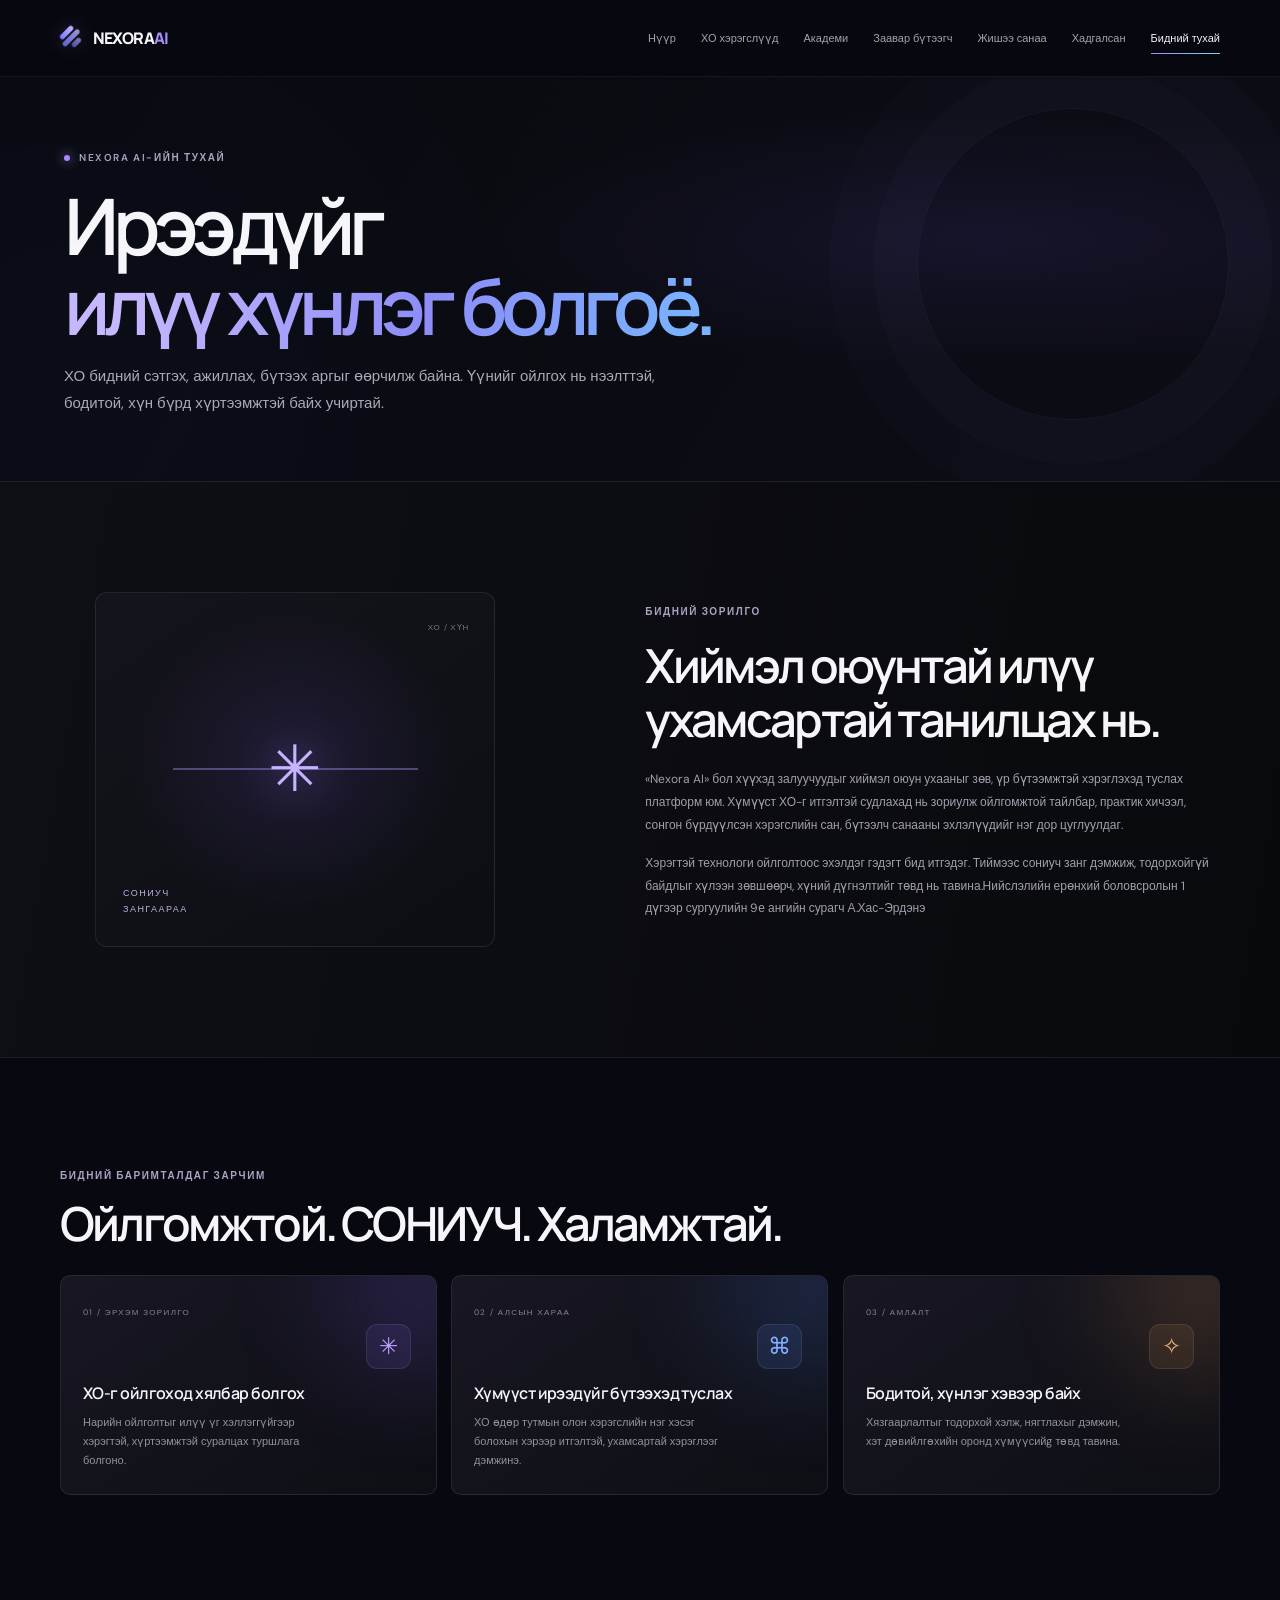
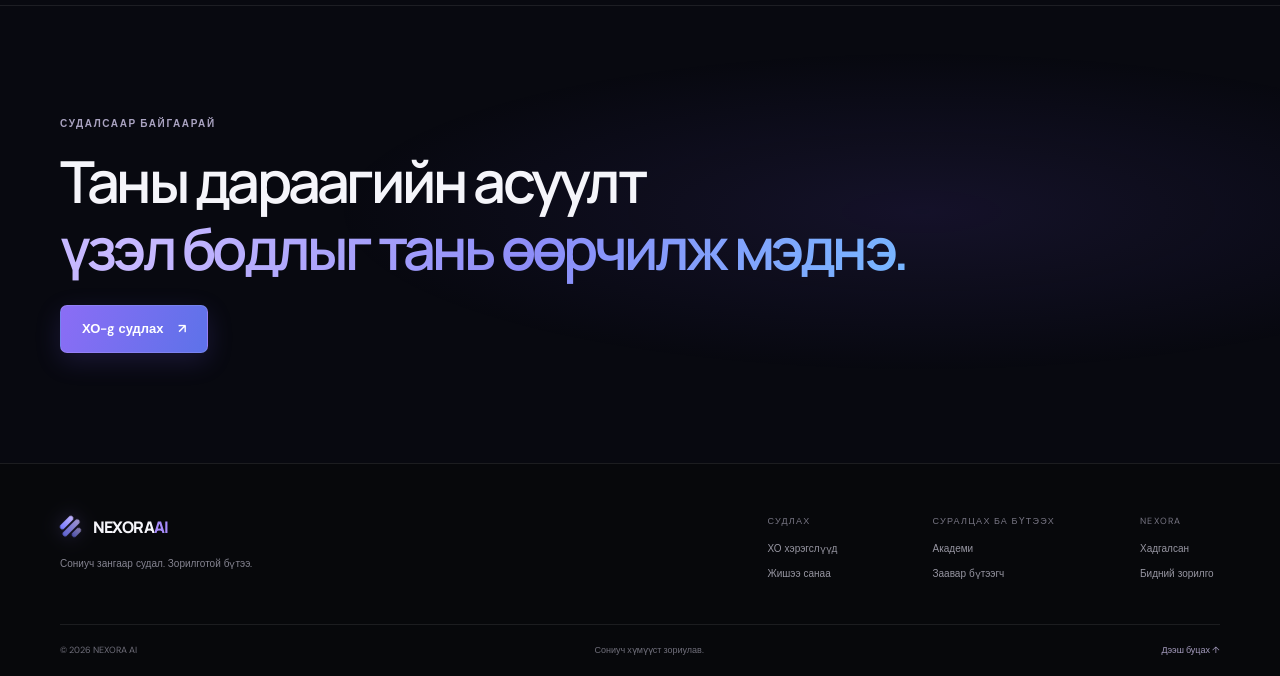
<file: about.html>
<!doctype html>
<html lang="mn">
  <head>
    <meta charset="utf-8"><meta name="viewport" content="width=device-width, initial-scale=1"><meta name="theme-color" content="#080910">
    <meta name="description" content="NEXORA AI-ийн эрхэм зорилго, алсын хараа, зорилготой танилцаарай.">
    <title>NEXORA AI-ийн тухай</title>
    <link rel="preconnect" href="https://fonts.googleapis.com"><link rel="preconnect" href="https://fonts.gstatic.com" crossorigin>
    <link href="https://fonts.googleapis.com/css2?family=DM+Sans:wght@400;500;600;700&family=Manrope:wght@400;500;600;700;800&display=swap" rel="stylesheet">
    <link rel="stylesheet" href="css/style.css"><link rel="stylesheet" href="css/multipage.css">
    <script src="js/navigation.js" defer></script><script src="js/tools.js" defer></script><script src="js/prompts.js" defer></script><script src="js/main.js" defer></script>
  </head>
  <body data-page="about"><a class="skip-link" href="#main">Үндсэн агуулга руу шилжих</a><div id="site-header"></div>
    <main id="main">
      <section class="page-hero section-shell"><div class="hero-glow hero-glow-two"></div><div class="page-hero-content reveal"><div class="page-hero-inner"><p class="eyebrow"><span class="eyebrow-dot"></span> NEXORA AI-ийн тухай</p><h1>Ирээдүйг<br><span class="gradient-text">илүү хүнлэг болгоё.</span></h1><p class="hero-lede">ХО бидний сэтгэх, ажиллах, бүтээх аргыг өөрчилж байна. Үүнийг ойлгох нь нээлттэй, бодитой, хүн бүрд хүртээмжтэй байх учиртай.</p></div></div></section>
      <section class="section section-about"><div class="container about-layout"><div class="about-art reveal" aria-hidden="true"><span class="about-ring ring-a"></span><span class="about-ring ring-b"></span><span class="about-spark">✳&#xFE0E;</span><span class="about-word">СОНИУЧ<br>ЗАНГААРАА</span><span class="about-coord">ХО / ХҮН</span></div><div class="about-copy reveal"><p class="eyebrow">Бидний зорилго</p><h2>Хиймэл оюунтай илүү ухамсартай танилцах нь.</h2><p>«Nexora AI» бол хүүхэд залуучуудыг хиймэл оюун ухааныг зөв, үр бүтээмжтэй хэрэглэхэд туслах платформ юм. Хүмүүст ХО-г итгэлтэй судлахад нь зориулж ойлгомжтой тайлбар, практик хичээл, сонгон бүрдүүлсэн хэрэгслийн сан, бүтээлч санааны эхлэлүүдийг нэг дор цуглуулдаг.</p><p>Хэрэгтэй технологи ойлголтоос эхэлдэг гэдэгт бид итгэдэг. Тиймээс сониуч занг дэмжиж, тодорхойгүй байдлыг хүлээн зөвшөөрч, хүний дүгнэлтийг төвд нь тавина.Нийслэлийн ерөнхий боловсролын 1 дүгээр сургуулийн 9е ангийн сурагч А.Хас-Эрдэнэ</p></div></div></section>
      <section class="section about-values"><div class="container"><div class="section-heading reveal"><div><p class="eyebrow">Бидний баримталдаг зарчим</p><h2>Ойлгомжтой. СОНИУЧ. Халамжтай.</h2></div></div><div class="featured-grid"><article class="featured-card featured-purple reveal"><span class="feature-index">01 / ЭРХЭМ ЗОРИЛГО</span><span class="feature-symbol symbol-purple">✳&#xFE0E;</span><h3>ХО-г ойлгоход хялбар болгох</h3><p>Нарийн ойлголтыг илүү үг хэллэггүйгээр хэрэгтэй, хүртээмжтэй суралцах туршлага болгоно.</p></article><article class="featured-card featured-blue reveal"><span class="feature-index">02 / АЛСЫН ХАРАА</span><span class="feature-symbol symbol-blue">⌘&#xFE0E;</span><h3>Хүмүүст ирээдүйг бүтээхэд туслах</h3><p>ХО өдөр тутмын олон хэрэгслийн нэг хэсэг болохын хэрээр итгэлтэй, ухамсартай хэрэглээг дэмжинэ.</p></article><article class="featured-card featured-amber reveal"><span class="feature-index">03 / АМЛАЛТ</span><span class="feature-symbol symbol-amber">✧&#xFE0E;</span><h3>Бодитой, хүнлэг хэвээр байх</h3><p>Хязгаарлалтыг тодорхой хэлж, нягтлахыг дэмжин, хэт дөвийлгөхийн оронд хүмүүсийg төвд тавина.</p></article></div></div></section>
      <section class="section home-manifesto"><div class="container manifesto-layout reveal"><p class="eyebrow">Судалсаар байгаарай</p><h2>Таны дараагийн асуулт<br><span class="gradient-text">үзэл бодлыг тань өөрчилж мэднэ.</span></h2><a class="button button-primary magnetic" href="explore.html">ХО-g судлах <span aria-hidden="true">↗&#xFE0E;</span></a></div></section>
    </main><div id="site-footer"></div>
  </body>
</html>
</file>
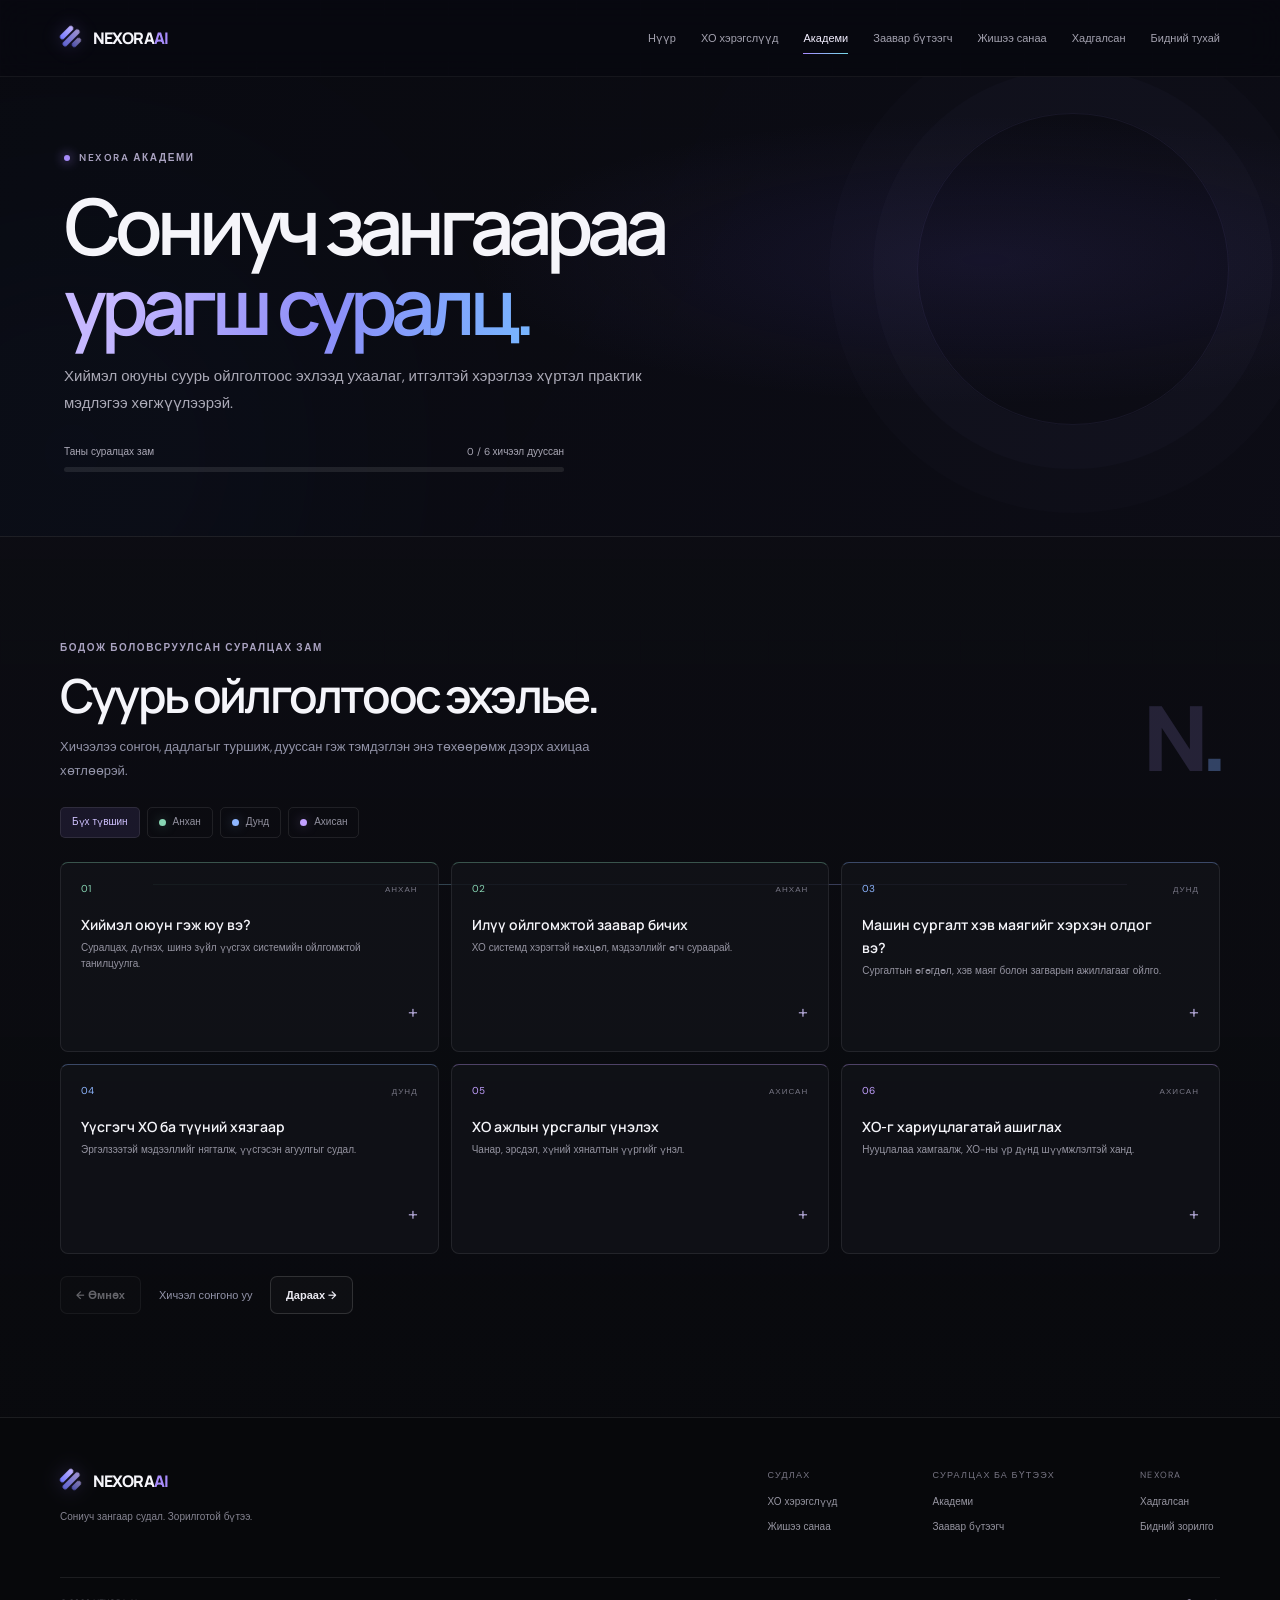
<file: academy.html>
<!doctype html>
<html lang="mn">
  <head>
    <meta charset="utf-8"><meta name="viewport" content="width=device-width, initial-scale=1"><meta name="theme-color" content="#080910">
    <meta name="description" content="Хиймэл оюуны суурь ойлголтыг бүх түвшинд тохирсон практик хичээлээр суралцаарай.">
    <title>ХО Академи — NEXORA AI</title>
    <link rel="preconnect" href="https://fonts.googleapis.com"><link rel="preconnect" href="https://fonts.gstatic.com" crossorigin>
    <link href="https://fonts.googleapis.com/css2?family=DM+Sans:wght@400;500;600;700&family=Manrope:wght@400;500;600;700;800&display=swap" rel="stylesheet">
    <link rel="stylesheet" href="css/style.css"><link rel="stylesheet" href="css/multipage.css">
    <script src="js/navigation.js" defer></script><script src="js/tools.js" defer></script><script src="js/prompts.js" defer></script><script src="js/main.js" defer></script>
  </head>
  <body data-page="academy"><a class="skip-link" href="#main">Үндсэн агуулга руу шилжих</a><div id="site-header"></div>
    <main id="main">
      <section class="page-hero section-shell academy-hero"><div class="hero-glow hero-glow-two"></div><div class="page-hero-content reveal"><div class="page-hero-inner"><p class="eyebrow"><span class="eyebrow-dot"></span> NEXORA Академи</p><h1>Сониуч зангаараа<br><span class="gradient-text">урагш суралц.</span></h1><p class="hero-lede">Хиймэл оюуны суурь ойлголтоос эхлээд ухаалаг, итгэлтэй хэрэглээ хүртэл практик мэдлэгээ хөгжүүлээрэй.</p><div class="academy-progress academy-progress-large"><div class="progress-label"><span>Таны суралцах зам</span><span id="academy-progress-label">0 / 6 хичээл дууссан</span></div><div class="progress-track"><span id="academy-progress-bar"></span></div></div></div></div></section>
      <section class="section section-learning"><div class="container"><div class="section-heading reveal"><div><p class="eyebrow">Бодож боловсруулсан суралцах зам</p><h2>Суурь ойлголтоос эхэлье.</h2><p class="section-intro">Хичээлээ сонгон, дадлагыг туршиж, дууссан гэж тэмдэглэн энэ төхөөрөмж дээрх ахицаа хөтлөөрэй.</p></div><span class="learning-mark" aria-hidden="true">N<span>.</span></span></div>
        <div class="level-legend academy-filters" role="group" aria-label="Хичээлийг түвшнээр шүүх"><button class="filter-chip is-active" data-level-filter="all" aria-pressed="true" type="button">Бүх түвшин</button><button class="filter-chip" data-level-filter="beginner" aria-pressed="false" type="button"><i class="level-dot beginner"></i>Анхан</button><button class="filter-chip" data-level-filter="intermediate" aria-pressed="false" type="button"><i class="level-dot intermediate"></i>Дунд</button><button class="filter-chip" data-level-filter="advanced" aria-pressed="false" type="button"><i class="level-dot advanced"></i>Ахисан</button></div>
        <div class="lesson-grid academy-grid">
          <details class="lesson-card reveal" data-level="beginner"><summary><span class="lesson-top"><span class="lesson-number">01</span><span class="lesson-tag">АНХАН</span></span><span class="lesson-title">Хиймэл оюун гэж юу вэ?</span><span class="lesson-summary">Суралцах, дүгнэх, шинэ зүйл үүсгэх системийн ойлгомжтой танилцуулга.</span><span class="lesson-toggle">+</span></summary><div class="lesson-content"><p>Хиймэл оюун ухаан нь яриа таних, хэв маяг олох, текст үүсгэх зэрэг хүний чадвартай төстэй даалгаврыг гүйцэтгэхээр бүтээгдсэн компьютерын систем юм. Судалж эхлэхэд техникийн мэдлэг шаардлагагүй.</p><h4>Туршаад үзээрэй</h4><p>Өдөр тутам хэрэглэдэг ХО-ны нэг боломжийг ажигла. Энэ нь юунд тусалдаг вэ? Ямар үед шийдвэрийг хүн гаргах хэрэгтэй хэвээр байна вэ?</p></div></details>
          <details class="lesson-card reveal" data-level="beginner"><summary><span class="lesson-top"><span class="lesson-number">02</span><span class="lesson-tag">АНХАН</span></span><span class="lesson-title">Илүү ойлгомжтой заавар бичих</span><span class="lesson-summary">ХО системд хэрэгтэй нөхцөл, мэдээллийг өгч сураарай.</span><span class="lesson-toggle">+</span></summary><div class="lesson-content"><p>Хэрэгтэй зааварт зорилго, холбогдох нөхцөл, хүссэн хариултын хэлбэр багтдаг. Эхний хариултыг ноорог гэж үзэн хүсэлтээ тодруулж, хязгаарлалтаа нэмж, чухал мэдээллийг шалгаарай.</p><h4>Туршаад үзээрэй</h4><p>Нэг сэдвийг тайлбарлахыг хүсээд, хэнд зориулж байгааг тодорхойлон гурван жишээ нэмж өгөхийг хүс.</p></div></details>
          <details class="lesson-card reveal" data-level="intermediate"><summary><span class="lesson-top"><span class="lesson-number">03</span><span class="lesson-tag">ДУНД</span></span><span class="lesson-title">Машин сургалт хэв маягийг хэрхэн олдог вэ?</span><span class="lesson-summary">Сургалтын өгөгдөл, хэв маяг болон загварын ажиллагааг ойлго.</span><span class="lesson-toggle">+</span></summary><div class="lesson-content"><p>Машин сургалт нь жишээнээс хэв маяг олж, таамаглал хийх эсвэл үр дүн үүсгэхэд ашигладаг. Сургалтын өгөгдөл загварын сурч мэдэх зүйлийг тодорхойлдог бөгөөд өгөгдлийн цоорхой, өрөөсгөл хандлага үр дүнд нөлөөлж болно.</p><h4>Туршаад үзээрэй</h4><p>Нэг асуултад өгсөн ХО-ны хоёр хариултыг харьцуул. Нөхцөл өөрчлөгдөхөд хариулт хэрхэн өөрчлөгдөж байгааг тэмдэглэ.</p></div></details>
          <details class="lesson-card reveal" data-level="intermediate"><summary><span class="lesson-top"><span class="lesson-number">04</span><span class="lesson-tag">ДУНД</span></span><span class="lesson-title">Үүсгэгч ХО ба түүний хязгаар</span><span class="lesson-summary">Эргэлзээтэй мэдээллийг нягталж, үүсгэсэн агуулгыг судал.</span><span class="lesson-toggle">+</span></summary><div class="lesson-content"><p>Үүсгэгч ХО нь сурсан хэв маяг болон зааварт тулгуурлан текст, зураг, аудио зэрэг шинэ үр дүн бүтээдэг. Найруулга сайтай хариулт үнэн зөвийн баталгаа биш тул чухал мэдээллийг найдвартай эх сурвалжаар шалгаарай.</p><h4>Туршаад үзээрэй</h4><p>Танил бус мэдэгдлийг тайлбарлаж, бие даан шалгаж болох эх сурвалж өгөхийг үүсгэгч хэрэгслээс хүс.</p></div></details>
          <details class="lesson-card reveal" data-level="advanced"><summary><span class="lesson-top"><span class="lesson-number">05</span><span class="lesson-tag">АХИСАН</span></span><span class="lesson-title">ХО ажлын урсгалыг үнэлэх</span><span class="lesson-summary">Чанар, эрсдэл, хүний хяналтын үүргийг үнэл.</span><span class="lesson-toggle">+</span></summary><div class="lesson-content"><p>Сайн үнэлгээ тодорхой даалгавар, бодит жишээнээс эхэлнэ. Амжилттай үр дүн ямар байхыг тодорхойлж, алдаа гарах нөхцөлийг хайж, хүний хяналт хаана зайлшгүйг шийд.</p><h4>Туршаад үзээрэй</h4><p>Эрсдэл багатай даалгавар сонгоод, хэрэгсэл ашиглахаасаа өмнө ашиг тус, алдаа, хэмнэх цагийг хэрхэн хэмжихээ бич.</p></div></details>
          <details class="lesson-card reveal" data-level="advanced"><summary><span class="lesson-top"><span class="lesson-number">06</span><span class="lesson-tag">АХИСАН</span></span><span class="lesson-title">ХО-г хариуцлагатай ашиглах</span><span class="lesson-summary">Нууцлалаа хамгаалж, ХО-ны үр дүнд шүүмжлэлтэй ханд.</span><span class="lesson-toggle">+</span></summary><div class="lesson-content"><p>Үйлчилгээ таны өгсөн мэдээллийг хэрхэн ашигладгийг шалгаж, эмзэг хувийн мэдээлэл бүү оруул. Хүний дүгнэлтийг оролцуулж, чухал шийдвэрт ХО-ны хариуг мэргэжлийн зөвлөгөөний оронд бүү ашигла.</p><h4>Туршаад үзээрэй</h4><p>Мэдээлэл хуваалцах эсвэл ХО-ны үр дүнг чухал шийдвэрт ашиглахаасаа өмнө тухайн хэрэгслийн нууцлалын тохиргоо, нөхцөлийг унш.</p></div></details>
        </div>
        <div class="lesson-navigation"><button class="button button-outline button-small" id="lesson-previous" type="button" disabled>←&#xFE0E; Өмнөх</button><span id="lesson-current">Хичээл сонгоно уу</span><button class="button button-outline button-small" id="lesson-next" type="button">Дараах →&#xFE0E;</button></div>
      </div></section>
    </main><div id="site-footer"></div>
  </body>
</html>
</file>
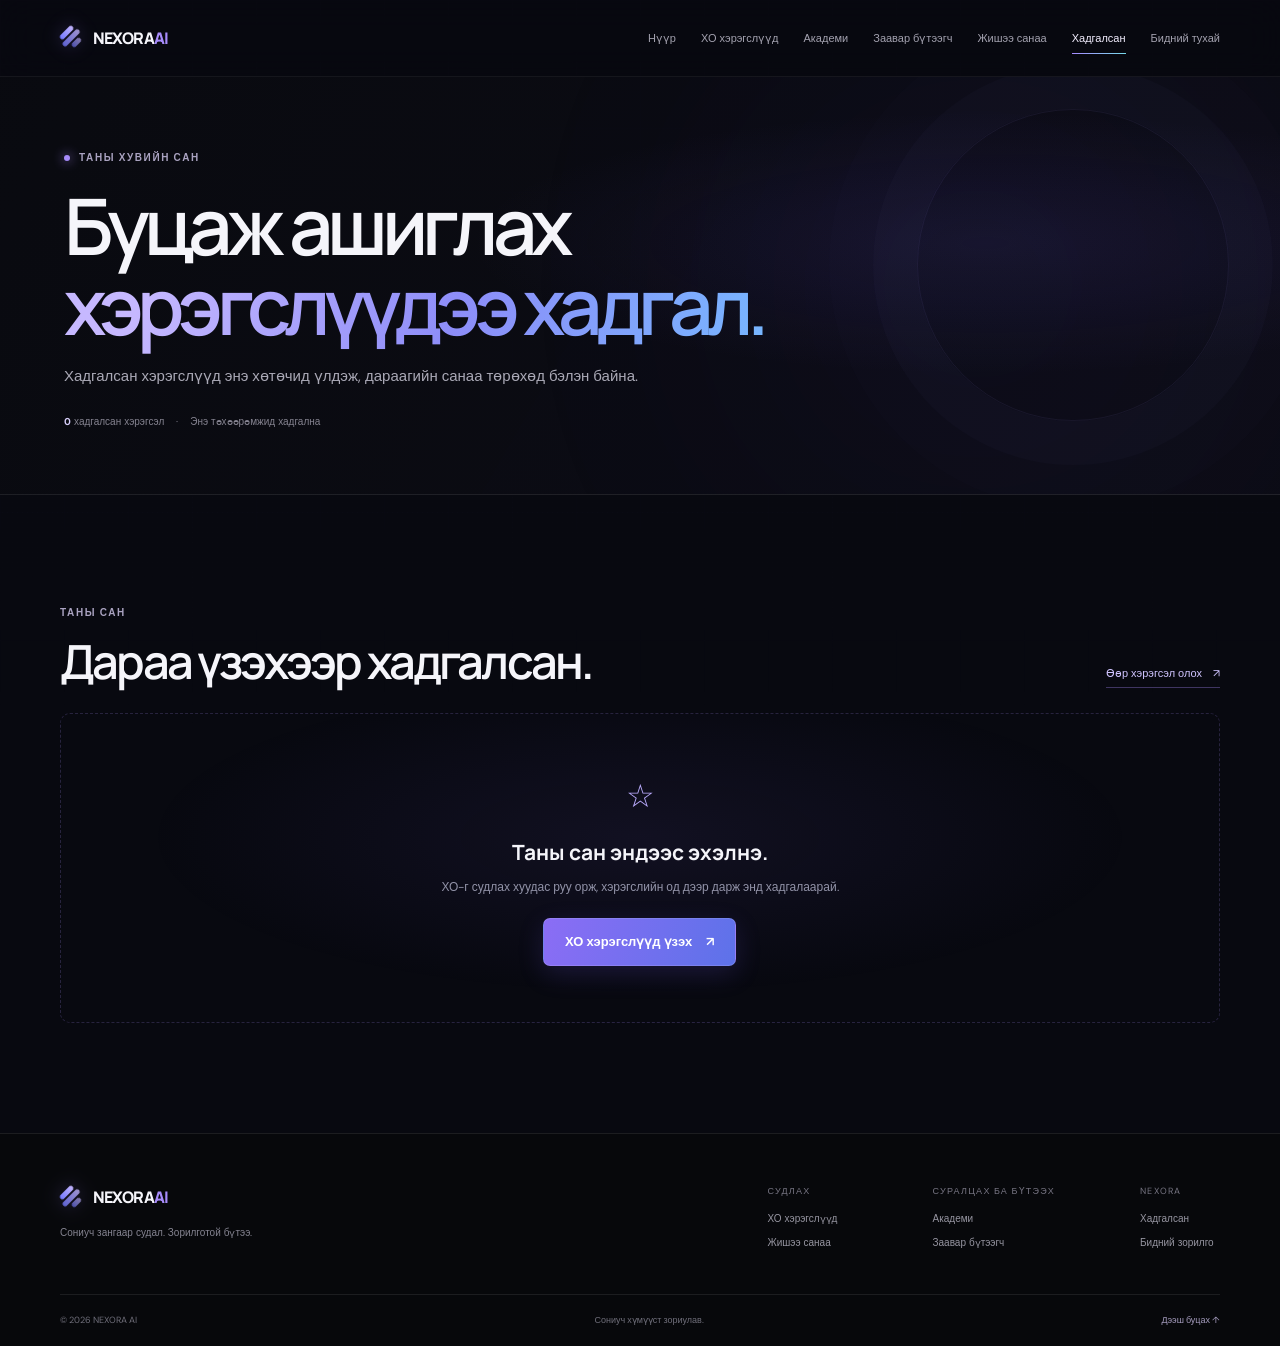
<file: favorites.html>
<!doctype html>
<html lang="mn">
  <head>
    <meta charset="utf-8"><meta name="viewport" content="width=device-width, initial-scale=1"><meta name="theme-color" content="#080910">
    <meta name="description" content="Хадгалсан ХО хэрэгслүүд тань хэрэг болох үед үргэлж бэлэн байна.">
    <title>Хадгалсан зүйлс — NEXORA AI</title>
    <link rel="preconnect" href="https://fonts.googleapis.com"><link rel="preconnect" href="https://fonts.gstatic.com" crossorigin>
    <link href="https://fonts.googleapis.com/css2?family=DM+Sans:wght@400;500;600;700&family=Manrope:wght@400;500;600;700;800&display=swap" rel="stylesheet">
    <link rel="stylesheet" href="css/style.css"><link rel="stylesheet" href="css/multipage.css">
    <script src="js/navigation.js" defer></script><script src="js/tools.js" defer></script><script src="js/prompts.js" defer></script><script src="js/main.js" defer></script>
  </head>
  <body data-page="favorites"><a class="skip-link" href="#main">Үндсэн агуулга руу шилжих</a><div id="site-header"></div>
    <main id="main">
      <section class="page-hero section-shell"><div class="hero-glow hero-glow-one"></div><div class="page-hero-content reveal"><div class="page-hero-inner"><p class="eyebrow"><span class="eyebrow-dot"></span> Таны хувийн сан</p><h1>Буцаж ашиглах<br><span class="gradient-text">хэрэгслүүдээ хадгал.</span></h1><p class="hero-lede">Хадгалсан хэрэгслүүд энэ хөтөчид үлдэж, дараагийн санаа төрөхөд бэлэн байна.</p><div class="page-hero-meta"><span><strong id="favorite-count">0</strong> хадгалсан хэрэгсэл</span><span>·</span><span>Энэ төхөөрөмжид хадгална</span></div></div></div></section>
      <section class="section"><div class="container"><div class="section-heading reveal"><div><p class="eyebrow">Таны сан</p><h2>Дараа үзэхээр хадгалсан.</h2></div><a class="text-link" href="explore.html">Өөр хэрэгсэл олох <span aria-hidden="true">↗&#xFE0E;</span></a></div><div class="favorites-grid favorites-page-grid" id="favorites-grid"></div><div class="empty-favorites reveal" id="favorites-empty"><span class="empty-star">☆&#xFE0E;</span><h3>Таны сан эндээс эхэлнэ.</h3><p>ХО-г судлах хуудас руу орж, хэрэгслийн од дээр дарж энд хадгалаарай.</p><a class="button button-primary" href="explore.html">ХО хэрэгслүүд үзэх <span aria-hidden="true">↗&#xFE0E;</span></a></div><p id="storage-feedback" class="form-feedback" role="status" aria-live="polite"></p></div></section>
    </main><div id="site-footer"></div>
  </body>
</html>
</file>
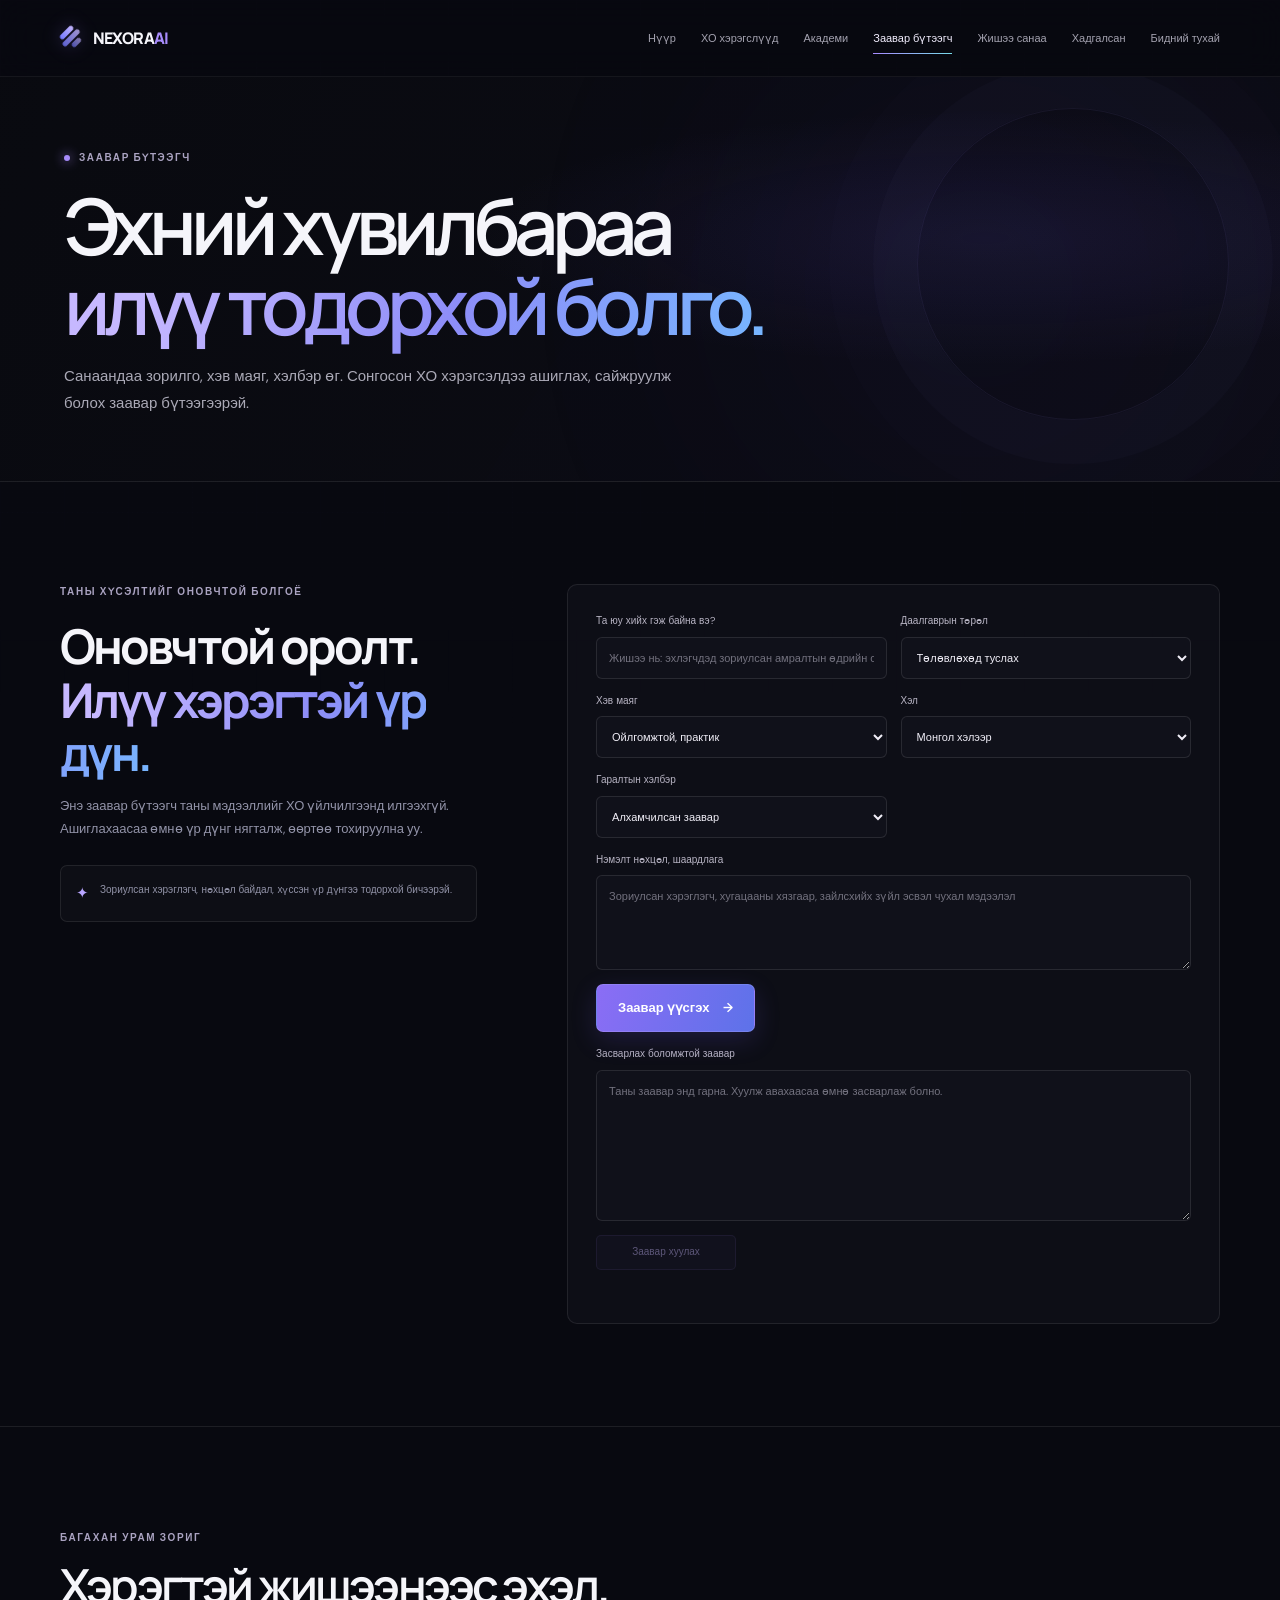
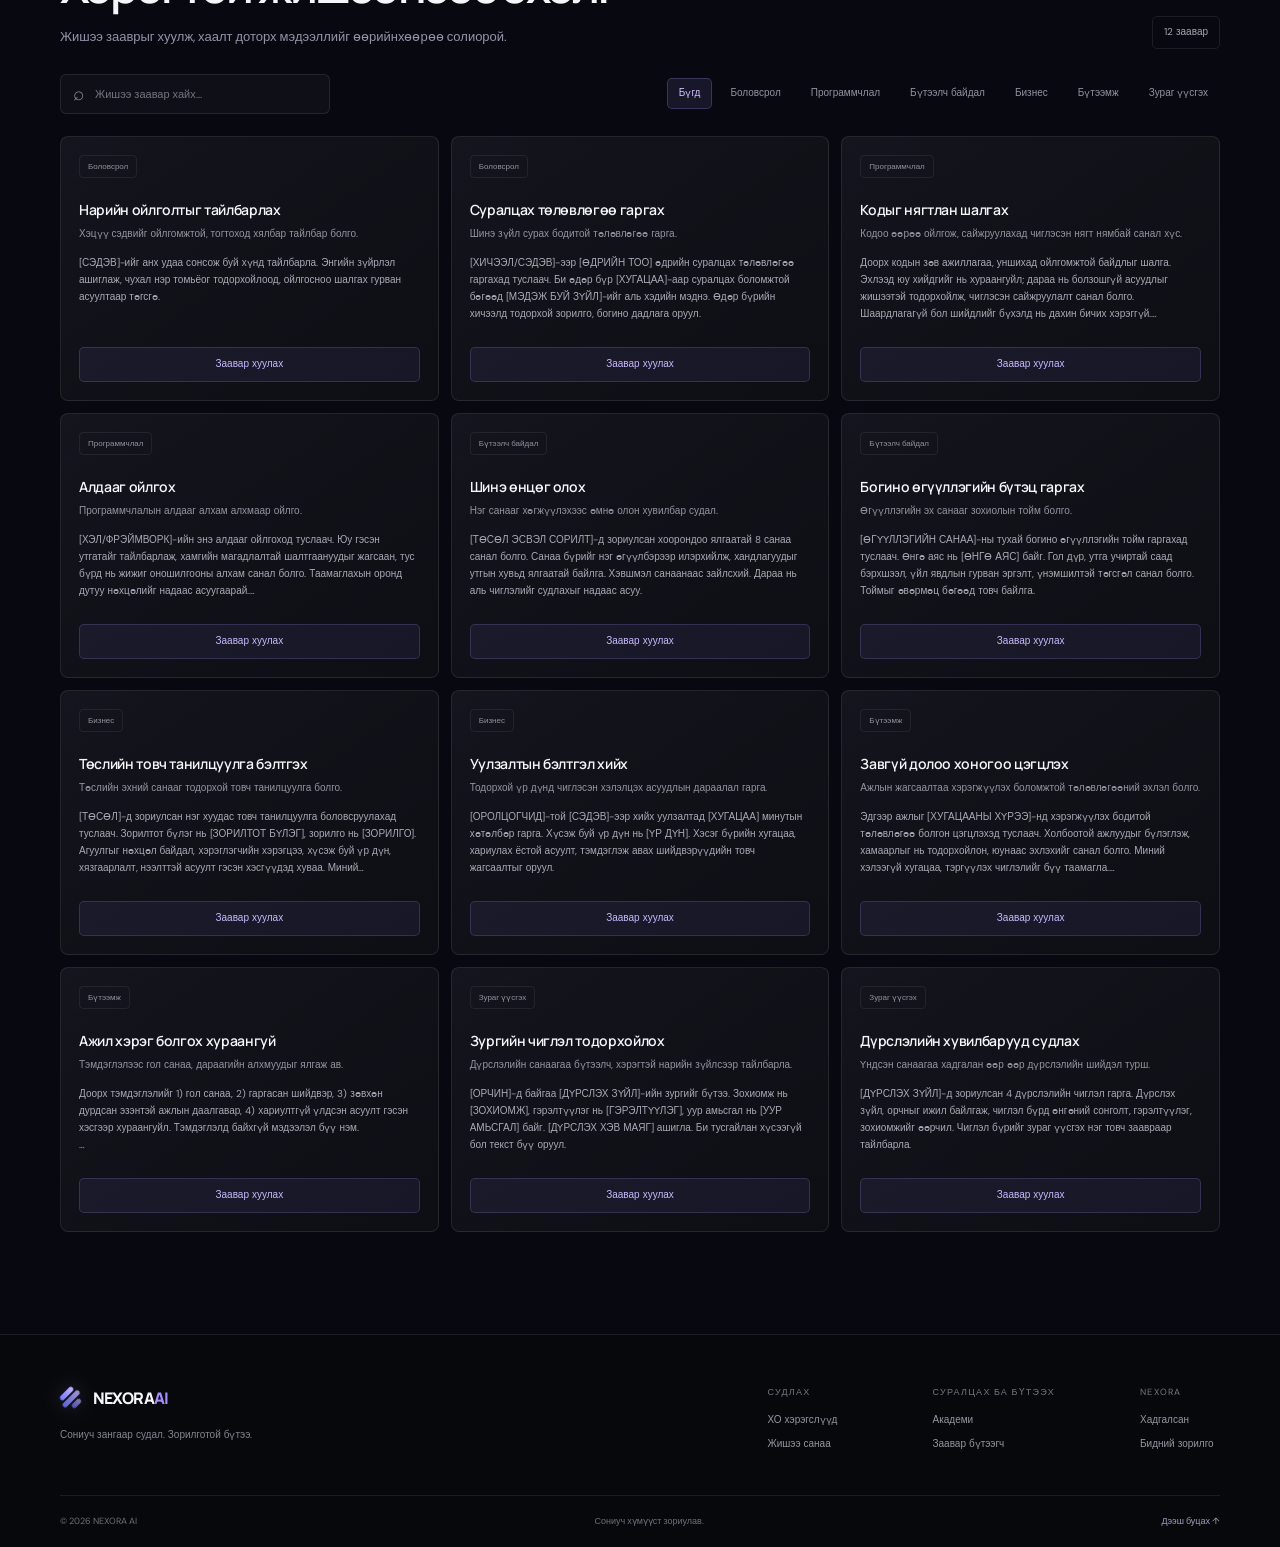
<file: prompt-studio.html>
<!doctype html>
<html lang="mn">
  <head>
    <meta charset="utf-8"><meta name="viewport" content="width=device-width, initial-scale=1"><meta name="theme-color" content="#080910">
    <meta name="description" content="NEXORA-ийн заавар бүтээгчид ойлгомжтой, хэрэгтэй ХО заавар бүтээж, сайжруулаарай.">
    <title>Заавар бүтээгч — NEXORA AI</title>
    <link rel="preconnect" href="https://fonts.googleapis.com"><link rel="preconnect" href="https://fonts.gstatic.com" crossorigin>
    <link href="https://fonts.googleapis.com/css2?family=DM+Sans:wght@400;500;600;700&family=Manrope:wght@400;500;600;700;800&display=swap" rel="stylesheet">
    <link rel="stylesheet" href="css/style.css"><link rel="stylesheet" href="css/multipage.css">
    <script src="js/navigation.js" defer></script><script src="js/tools.js" defer></script><script src="js/prompts.js" defer></script><script src="js/main.js" defer></script>
  </head>
  <body data-page="prompt-studio"><a class="skip-link" href="#main">Үндсэн агуулга руу шилжих</a><div id="site-header"></div>
    <main id="main">
      <section class="page-hero section-shell"><div class="hero-glow hero-glow-one"></div><div class="page-hero-content reveal"><div class="page-hero-inner"><p class="eyebrow"><span class="eyebrow-dot"></span> Заавар бүтээгч</p><h1>Эхний хувилбараа<br><span class="gradient-text">илүү тодорхой болго.</span></h1><p class="hero-lede">Санаандаа зорилго, хэв маяг, хэлбэр өг. Сонгосон ХО хэрэгсэлдээ ашиглах, сайжруулж болох заавар бүтээгээрэй.</p></div></div></section>
      <section class="section section-prompt-studio"><div class="container studio-layout"><div class="studio-intro reveal"><p class="eyebrow">Таны хүсэлтийг оновчтой болгоё</p><h2>Оновчтой оролт.<br><span class="gradient-text">Илүү хэрэгтэй үр дүн.</span></h2><p class="section-intro">Энэ заавар бүтээгч таны мэдээллийг ХО үйлчилгээнд илгээхгүй. Ашиглахаасаа өмнө үр дүнг нягталж, өөртөө тохируулна уу.</p><div class="studio-tip"><span>✦&#xFE0E;</span><p>Зориулсан хэрэглэгч, нөхцөл байдал, хүссэн үр дүнгээ тодорхой бичээрэй.</p></div></div>
        <form class="studio-form reveal" id="prompt-studio">
          <label>Та юу хийх гэж байна вэ?<input name="task" required maxlength="180" placeholder="Жишээ нь: эхлэгчдэд зориулсан амралтын өдрийн сургалт төлөвлөх"></label>
          <label>Даалгаврын төрөл<select name="taskType"><option>Төлөвлөхөд туслах</option><option>Сэдэв тайлбарлах</option><option>Бичих эсвэл засварлах</option><option>Санаа боловсруулах</option><option>Мэдээлэлд дүн шинжилгээ хийх</option><option>Зургийн тайлбар бүтээх</option></select></label>
          <label>Хэв маяг<select name="style"><option>Ойлгомжтой, практик</option><option>Дотно, ярианы</option><option>Товч, шууд</option><option>Нарийвчилсан, бүтэцтэй</option><option>Хөгжилтэй, төсөөлөлтэй</option></select></label>
          <label>Хэл<select name="language"><option selected>Монгол хэлээр</option><option>Англи хэлээр</option><option>Хүсэлтийн хэлээр</option></select></label>
          <label>Гаралтын хэлбэр<select name="format"><option>Алхамчилсан заавар</option><option>Товч жагсаалт</option><option>Бүтэцтэй тойм</option><option>Гол санаатай хүснэгт</option><option>Товч догол мөрүүд</option></select></label>
          <label class="studio-wide">Нэмэлт нөхцөл, шаардлага<textarea name="instructions" rows="3" maxlength="400" placeholder="Зориулсан хэрэглэгч, хугацааны хязгаар, зайлсхийх зүйл эсвэл чухал мэдээлэл"></textarea></label>
          <button class="button button-primary studio-wide magnetic" type="submit">Заавар үүсгэх <span aria-hidden="true">→&#xFE0E;</span></button>
          <label class="studio-wide" for="studio-output">Засварлах боломжтой заавар<textarea id="studio-output" rows="7" placeholder="Таны заавар энд гарна. Хуулж авахаасаа өмнө засварлаж болно." aria-label="Үүсгэсэн заавар"></textarea></label>
          <button class="copy-button studio-copy" id="studio-copy" type="button" disabled>Заавар хуулах</button><p class="studio-status" id="studio-status" role="status" aria-live="polite"></p>
        </form></div></section>
      <section class="section section-prompt-library"><div class="container"><div class="section-heading reveal"><div><p class="eyebrow">Багахан урам зориг</p><h2>Хэрэгтэй жишээнээс эхэл.</h2><p class="section-intro">Жишээ зааврыг хуулж, хаалт доторх мэдээллийг өөрийнхөөрөө солиорой.</p></div><span class="prompt-count" id="prompt-count" aria-live="polite"></span></div><div class="directory-controls reveal"><label class="search-field"><span aria-hidden="true">⌕&#xFE0E;</span><span class="sr-only">Заавар хайх</span><input id="prompt-search" type="search" placeholder="Жишээ заавар хайх..." autocomplete="off"></label><div class="filter-group" id="prompt-filters" aria-label="Зааврыг ангиллаар шүүх"></div></div><div class="prompt-grid" id="prompt-grid" aria-live="polite"></div><p class="no-results" id="prompt-empty" hidden>Таны хайлтад тохирох заавар олдсонгүй.</p></div></section>
    </main><div id="site-footer"></div>
  </body>
</html>
</file>
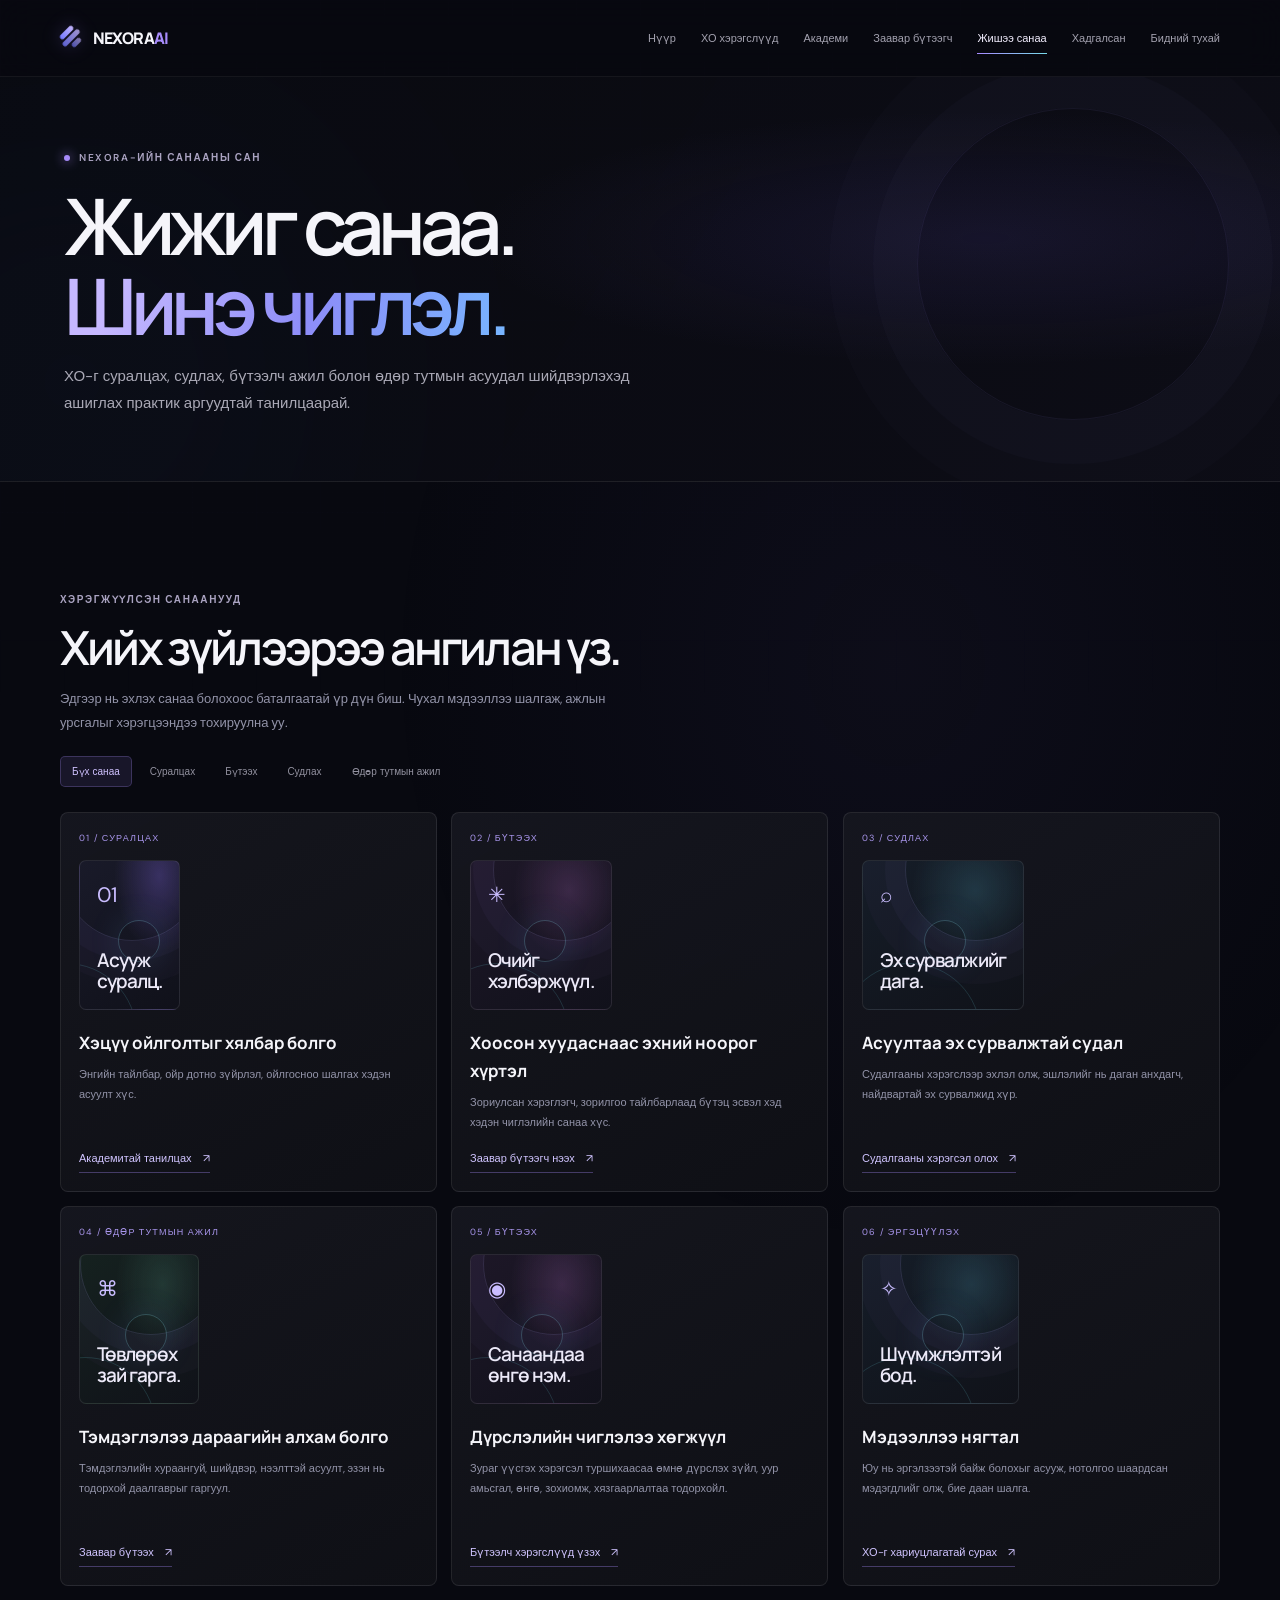
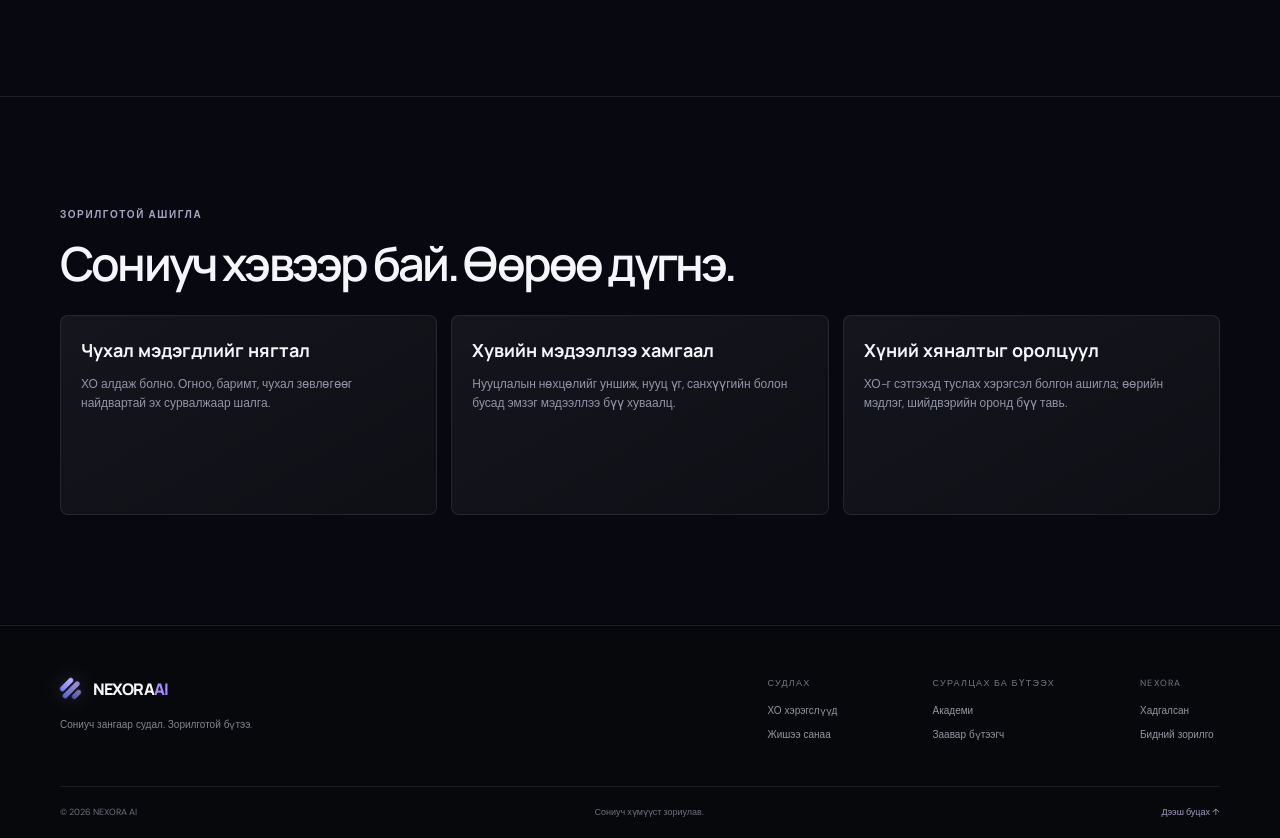
<file: showcase.html>
<!doctype html>
<html lang="mn">
  <head>
    <meta charset="utf-8"><meta name="viewport" content="width=device-width, initial-scale=1"><meta name="theme-color" content="#080910">
    <meta name="description" content="Хиймэл оюун суралцах, судлах, бүтээлч ажил болон өдөр тутмын ажилд хэрхэн тусалж болох жишээг сонирхоорой.">
    <title>Жишээ санаанууд — NEXORA AI</title>
    <link rel="preconnect" href="https://fonts.googleapis.com"><link rel="preconnect" href="https://fonts.gstatic.com" crossorigin>
    <link href="https://fonts.googleapis.com/css2?family=DM+Sans:wght@400;500;600;700&family=Manrope:wght@400;500;600;700;800&display=swap" rel="stylesheet">
    <link rel="stylesheet" href="css/style.css"><link rel="stylesheet" href="css/multipage.css">
    <script src="js/navigation.js" defer></script><script src="js/tools.js" defer></script><script src="js/prompts.js" defer></script><script src="js/main.js" defer></script>
  </head>
  <body data-page="showcase"><a class="skip-link" href="#main">Үндсэн агуулга руу шилжих</a><div id="site-header"></div>
    <main id="main">
      <section class="page-hero section-shell"><div class="hero-glow hero-glow-two"></div><div class="page-hero-content reveal"><div class="page-hero-inner"><p class="eyebrow"><span class="eyebrow-dot"></span> NEXORA-ийн санааны сан</p><h1>Жижиг санаа.<br><span class="gradient-text">Шинэ чиглэл.</span></h1><p class="hero-lede">ХО-г суралцах, судлах, бүтээлч ажил болон өдөр тутмын асуудал шийдвэрлэхэд ашиглах практик аргуудтай танилцаарай.</p></div></div></section>
      <section class="section section-showcase"><div class="container"><div class="section-heading reveal"><div><p class="eyebrow">Хэрэгжүүлсэн санаанууд</p><h2>Хийх зүйлээрээ ангилан үз.</h2><p class="section-intro">Эдгээр нь эхлэх санаа болохоос баталгаатай үр дүн биш. Чухал мэдээллээ шалгаж, ажлын урсгалыг хэрэгцээндээ тохируулна уу.</p></div></div>
        <div class="filter-group showcase-filters" role="group" aria-label="Жишээ санааг шүүх"><button class="filter-chip is-active" type="button" data-showcase-filter="all" aria-pressed="true">Бүх санаа</button><button class="filter-chip" type="button" data-showcase-filter="learn" aria-pressed="false">Суралцах</button><button class="filter-chip" type="button" data-showcase-filter="create" aria-pressed="false">Бүтээх</button><button class="filter-chip" type="button" data-showcase-filter="research" aria-pressed="false">Судлах</button><button class="filter-chip" type="button" data-showcase-filter="work" aria-pressed="false">Өдөр тутмын ажил</button></div>
        <div class="showcase-gallery">
          <article class="showcase-card showcase-visual visual-learn reveal" data-showcase-category="learn"><span class="showcase-index">01 / СУРАЛЦАХ</span><div class="showcase-art" aria-hidden="true"><span>01</span><i></i><b>Асууж<br>суралц.</b></div><h3>Хэцүү ойлголтыг хялбар болго</h3><p>Энгийн тайлбар, ойр дотно зүйрлэл, ойлгосноо шалгах хэдэн асуулт хүс.</p><a class="text-link" href="academy.html">Академитай танилцах <span aria-hidden="true">↗&#xFE0E;</span></a></article>
          <article class="showcase-card showcase-visual visual-create reveal" data-showcase-category="create"><span class="showcase-index">02 / БҮТЭЭХ</span><div class="showcase-art" aria-hidden="true"><span>✳&#xFE0E;</span><i></i><b>Очийг<br>хэлбэржүүл.</b></div><h3>Хоосон хуудаснаас эхний ноорог хүртэл</h3><p>Зориулсан хэрэглэгч, зорилгоо тайлбарлаад бүтэц эсвэл хэд хэдэн чиглэлийн санаа хүс.</p><a class="text-link" href="prompt-studio.html">Заавар бүтээгч нээх <span aria-hidden="true">↗&#xFE0E;</span></a></article>
          <article class="showcase-card showcase-visual visual-research reveal" data-showcase-category="research"><span class="showcase-index">03 / СУДЛАХ</span><div class="showcase-art" aria-hidden="true"><span>⌕&#xFE0E;</span><i></i><b>Эх сурвалжийг<br>дага.</b></div><h3>Асуултаа эх сурвалжтай судал</h3><p>Судалгааны хэрэгслээр эхлэл олж, эшлэлийг нь даган анхдагч, найдвартай эх сурвалжид хүр.</p><a class="text-link" href="explore.html">Судалгааны хэрэгсэл олох <span aria-hidden="true">↗&#xFE0E;</span></a></article>
          <article class="showcase-card showcase-visual visual-work reveal" data-showcase-category="work"><span class="showcase-index">04 / ӨДӨР ТУТМЫН АЖИЛ</span><div class="showcase-art" aria-hidden="true"><span>⌘&#xFE0E;</span><i></i><b>Төвлөрөх<br>зай гарга.</b></div><h3>Тэмдэглэлээ дараагийн алхам болго</h3><p>Тэмдэглэлийн хураангуй, шийдвэр, нээлттэй асуулт, эзэн нь тодорхой даалгаврыг гаргуул.</p><a class="text-link" href="prompt-studio.html">Заавар бүтээх <span aria-hidden="true">↗&#xFE0E;</span></a></article>
          <article class="showcase-card showcase-visual visual-create reveal" data-showcase-category="create"><span class="showcase-index">05 / БҮТЭЭХ</span><div class="showcase-art" aria-hidden="true"><span>◉&#xFE0E;</span><i></i><b>Санаандаа<br>өнгө нэм.</b></div><h3>Дүрслэлийн чиглэлээ хөгжүүл</h3><p>Зураг үүсгэх хэрэгсэл туршихаасаа өмнө дүрслэх зүйл, уур амьсгал, өнгө, зохиомж, хязгаарлалтаа тодорхойл.</p><a class="text-link" href="explore.html">Бүтээлч хэрэгслүүд үзэх <span aria-hidden="true">↗&#xFE0E;</span></a></article>
          <article class="showcase-card showcase-visual visual-research reveal" data-showcase-category="research"><span class="showcase-index">06 / ЭРГЭЦҮҮЛЭХ</span><div class="showcase-art" aria-hidden="true"><span>✧&#xFE0E;</span><i></i><b>Шүүмжлэлтэй<br>бод.</b></div><h3>Мэдээллээ нягтал</h3><p>Юу нь эргэлзээтэй байж болохыг асууж, нотолгоо шаардсан мэдэгдлийг олж, бие даан шалга.</p><a class="text-link" href="academy.html">ХО-г хариуцлагатай сурах <span aria-hidden="true">↗&#xFE0E;</span></a></article>
        </div>
      </div></section>
      <section class="section section-guides"><div class="container"><div class="section-heading reveal"><div><p class="eyebrow">Зорилготой ашигла</p><h2>Сониуч хэвээр бай. Өөрөө дүгнэ.</h2></div></div><div class="guide-grid"><article class="guide-card reveal"><h3>Чухал мэдэгдлийг нягтал</h3><p>ХО алдаж болно. Огноо, баримт, чухал зөвлөгөөг найдвартай эх сурвалжаар шалга.</p></article><article class="guide-card reveal"><h3>Хувийн мэдээллээ хамгаал</h3><p>Нууцлалын нөхцөлийг уншиж, нууц үг, санхүүгийн болон бусад эмзэг мэдээллээ бүү хуваалц.</p></article><article class="guide-card reveal"><h3>Хүний хяналтыг оролцуул</h3><p>ХО-г сэтгэхэд туслах хэрэгсэл болгон ашигла; өөрийн мэдлэг, шийдвэрийн оронд бүү тавь.</p></article></div></div></section>
    </main><div id="site-footer"></div>
  </body>
</html>
</file>
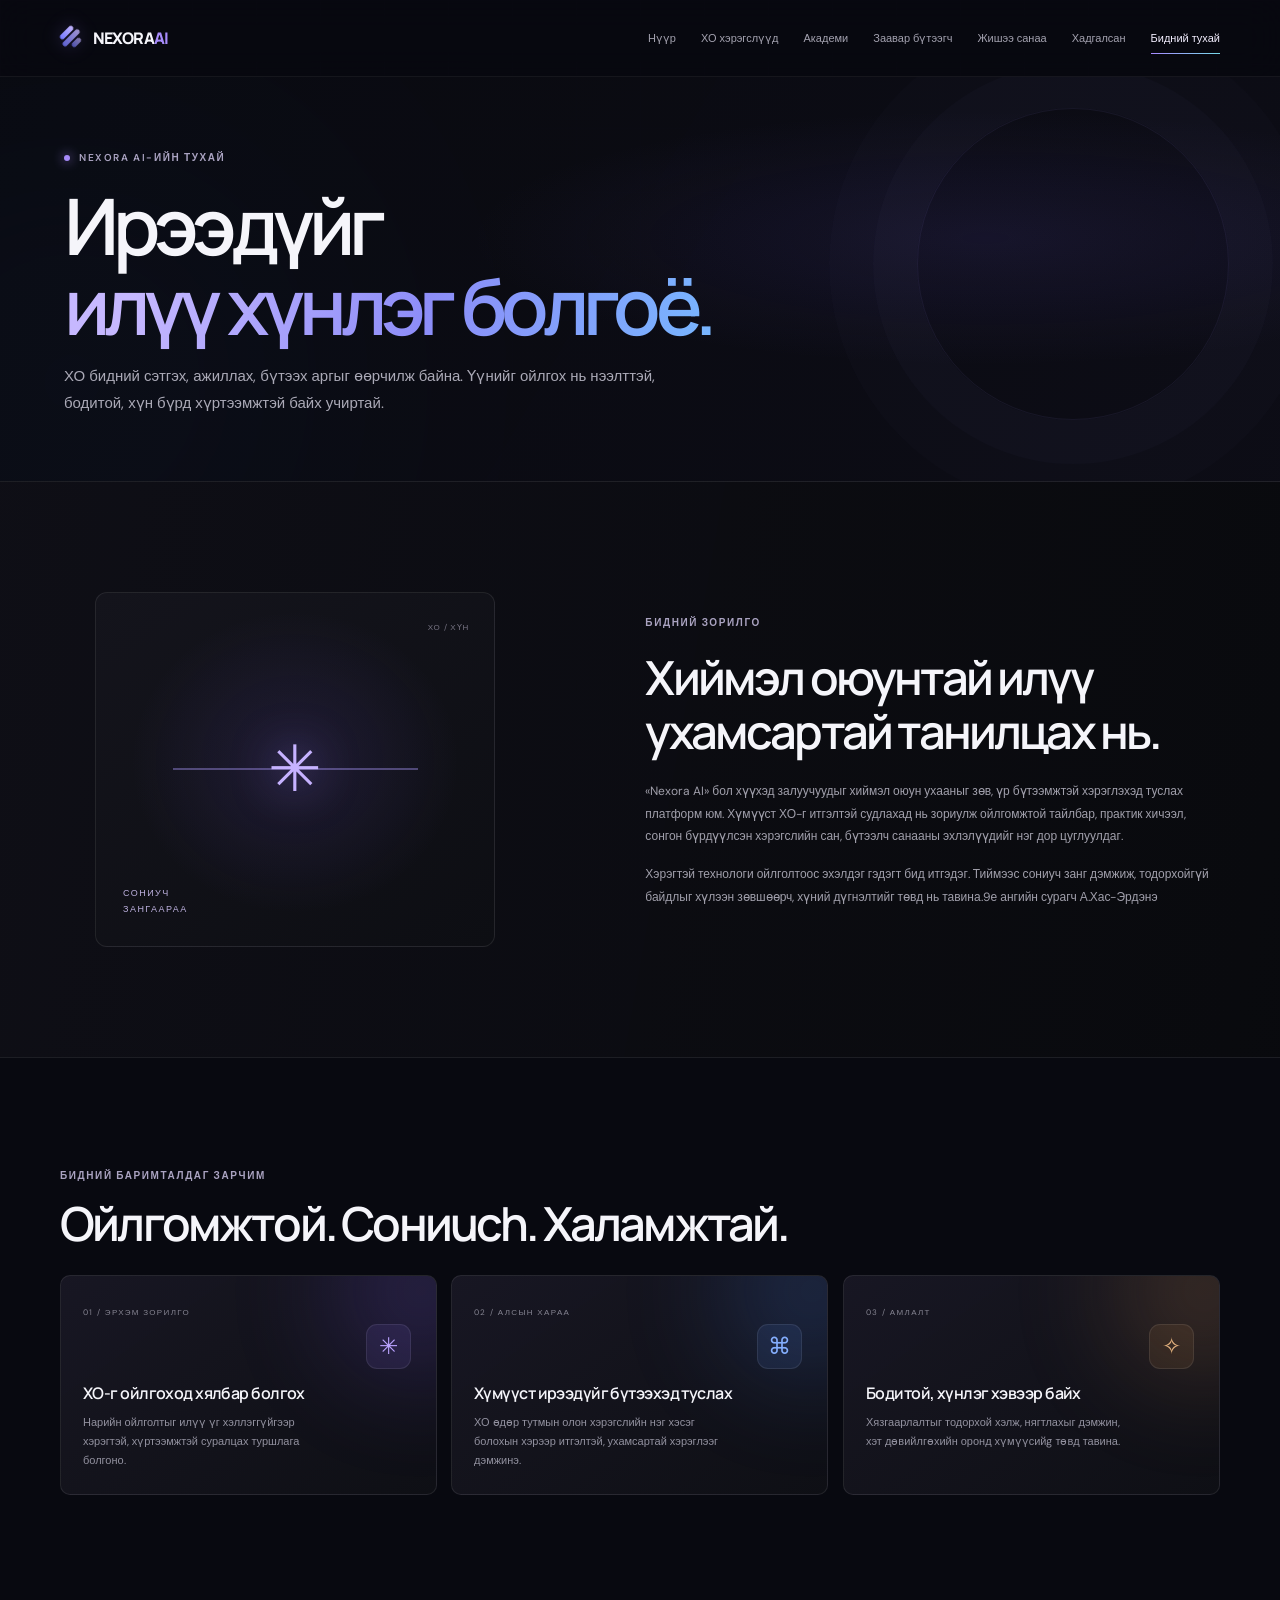
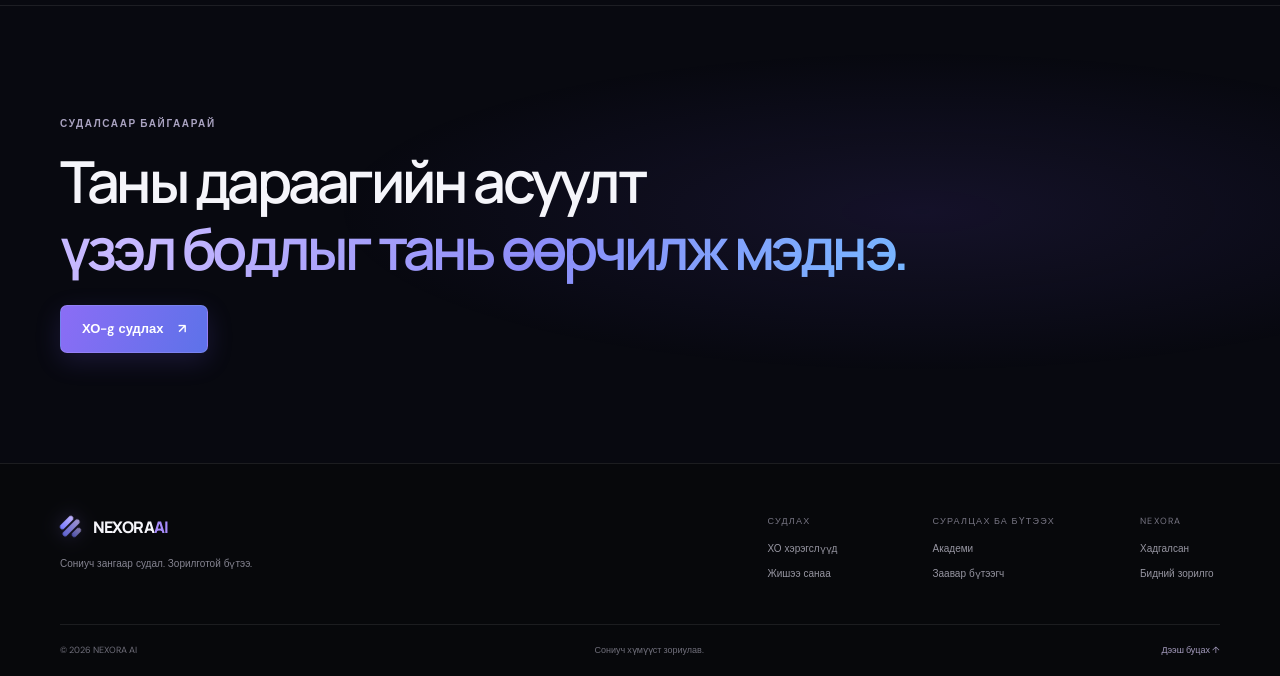
<file: New folder/about.html>
<!doctype html>
<html lang="mn">
  <head>
    <meta charset="utf-8"><meta name="viewport" content="width=device-width, initial-scale=1"><meta name="theme-color" content="#080910">
    <meta name="description" content="NEXORA AI-ийн эрхэм зорилго, алсын хараа, зорилготой танилцаарай.">
    <title>NEXORA AI-ийн тухай</title>
    <link rel="preconnect" href="https://fonts.googleapis.com"><link rel="preconnect" href="https://fonts.gstatic.com" crossorigin>
    <link href="https://fonts.googleapis.com/css2?family=DM+Sans:wght@400;500;600;700&family=Manrope:wght@400;500;600;700;800&display=swap" rel="stylesheet">
    <link rel="stylesheet" href="css/style.css"><link rel="stylesheet" href="css/multipage.css">
    <script src="js/navigation.js" defer></script><script src="js/tools.js" defer></script><script src="js/prompts.js" defer></script><script src="js/main.js" defer></script>
  </head>
  <body data-page="about"><a class="skip-link" href="#main">Үндсэн агуулга руу шилжих</a><div id="site-header"></div>
    <main id="main">
      <section class="page-hero section-shell"><div class="hero-glow hero-glow-two"></div><div class="page-hero-content reveal"><div class="page-hero-inner"><p class="eyebrow"><span class="eyebrow-dot"></span> NEXORA AI-ийн тухай</p><h1>Ирээдүйг<br><span class="gradient-text">илүү хүнлэг болгоё.</span></h1><p class="hero-lede">ХО бидний сэтгэх, ажиллах, бүтээх аргыг өөрчилж байна. Үүнийг ойлгох нь нээлттэй, бодитой, хүн бүрд хүртээмжтэй байх учиртай.</p></div></div></section>
      <section class="section section-about"><div class="container about-layout"><div class="about-art reveal" aria-hidden="true"><span class="about-ring ring-a"></span><span class="about-ring ring-b"></span><span class="about-spark">✳&#xFE0E;</span><span class="about-word">СОНИУЧ<br>ЗАНГААРАА</span><span class="about-coord">ХО / ХҮН</span></div><div class="about-copy reveal"><p class="eyebrow">Бидний зорилго</p><h2>Хиймэл оюунтай илүү ухамсартай танилцах нь.</h2><p>«Nexora AI» бол хүүхэд залуучуудыг хиймэл оюун ухааныг зөв, үр бүтээмжтэй хэрэглэхэд туслах платформ юм. Хүмүүст ХО-г итгэлтэй судлахад нь зориулж ойлгомжтой тайлбар, практик хичээл, сонгон бүрдүүлсэн хэрэгслийн сан, бүтээлч санааны эхлэлүүдийг нэг дор цуглуулдаг.</p><p>Хэрэгтэй технологи ойлголтоос эхэлдэг гэдэгт бид итгэдэг. Тиймээс сониуч занг дэмжиж, тодорхойгүй байдлыг хүлээн зөвшөөрч, хүний дүгнэлтийг төвд нь тавина.9е ангийн сурагч А.Хас-Эрдэнэ</p></div></div></section>
      <section class="section about-values"><div class="container"><div class="section-heading reveal"><div><p class="eyebrow">Бидний баримталдаг зарчим</p><h2>Ойлгомжтой. Сониuch. Халамжтай.</h2></div></div><div class="featured-grid"><article class="featured-card featured-purple reveal"><span class="feature-index">01 / ЭРХЭМ ЗОРИЛГО</span><span class="feature-symbol symbol-purple">✳&#xFE0E;</span><h3>ХО-г ойлгоход хялбар болгох</h3><p>Нарийн ойлголтыг илүү үг хэллэггүйгээр хэрэгтэй, хүртээмжтэй суралцах туршлага болгоно.</p></article><article class="featured-card featured-blue reveal"><span class="feature-index">02 / АЛСЫН ХАРАА</span><span class="feature-symbol symbol-blue">⌘&#xFE0E;</span><h3>Хүмүүст ирээдүйг бүтээхэд туслах</h3><p>ХО өдөр тутмын олон хэрэгслийн нэг хэсэг болохын хэрээр итгэлтэй, ухамсартай хэрэглээг дэмжинэ.</p></article><article class="featured-card featured-amber reveal"><span class="feature-index">03 / АМЛАЛТ</span><span class="feature-symbol symbol-amber">✧&#xFE0E;</span><h3>Бодитой, хүнлэг хэвээр байх</h3><p>Хязгаарлалтыг тодорхой хэлж, нягтлахыг дэмжин, хэт дөвийлгөхийн оронд хүмүүсийg төвд тавина.</p></article></div></div></section>
      <section class="section home-manifesto"><div class="container manifesto-layout reveal"><p class="eyebrow">Судалсаар байгаарай</p><h2>Таны дараагийн асуулт<br><span class="gradient-text">үзэл бодлыг тань өөрчилж мэднэ.</span></h2><a class="button button-primary magnetic" href="explore.html">ХО-g судлах <span aria-hidden="true">↗&#xFE0E;</span></a></div></section>
    </main><div id="site-footer"></div>
  </body>
</html>
</file>
<file: css/style.css>
:root {
  color-scheme: dark;
  --bg: #080910;
  --surface: #0d0f19;
  --surface-raised: #141724;
  --line: rgba(255, 255, 255, 0.085);
  --text: #f5f5fa;
  --muted: #9293a8;
  --faint: #696a78;
  --purple: #9b7bff;
  --blue: #648bff;
  --font-display: "Manrope", "DM Sans", sans-serif;
  --font-body: "DM Sans", sans-serif;
  --container: 1160px;
}

* { box-sizing: border-box; }
html { scroll-behavior: smooth; scroll-padding-top: 86px; }
body { margin: 0; background: var(--bg); color: var(--text); font-family: var(--font-body); font-size: 15px; line-height: 1.65; font-variant-emoji: text; -webkit-font-smoothing: antialiased; }
body::before { position: fixed; inset: 0; z-index: -1; background-image: radial-gradient(rgba(255,255,255,.028) .65px, transparent .65px); background-size: 5px 5px; content: ""; pointer-events: none; }
a { color: inherit; text-decoration: none; }
button, input, textarea { font: inherit; }
button, a { -webkit-tap-highlight-color: transparent; }
button:focus-visible, a:focus-visible, input:focus-visible, textarea:focus-visible, summary:focus-visible { outline: 2px solid #a78bfa; outline-offset: 4px; }
::selection { color: #fff; background: #6650bd; }
.container { width: min(var(--container), calc(100% - 48px)); margin-inline: auto; }
.section-shell { position: relative; overflow: hidden; }
.section { padding: 110px 0; }
.sr-only { position: absolute; width: 1px; height: 1px; overflow: hidden; clip: rect(0,0,0,0); white-space: nowrap; clip-path: inset(50%); }
.skip-link { position: fixed; top: 12px; left: 12px; z-index: 20; padding: 10px 16px; transform: translateY(-160%); border-radius: 8px; background: #fff; color: #08090d; }
.skip-link:focus { transform: translateY(0); }
.site-header { position: fixed; inset: 0 0 auto; z-index: 10; border-bottom: 1px solid transparent; background: rgba(8,9,13,.72); backdrop-filter: blur(18px); transition: border-color .25s, background .25s; }
.site-header.is-scrolled { border-color: var(--line); background: rgba(8,9,13,.92); }
.nav-shell { display: flex; height: 76px; align-items: center; justify-content: space-between; }
.brand { display: inline-flex; align-items: center; gap: 10px; font-family: var(--font-display); font-size: 16px; font-weight: 800; letter-spacing: -.055em; }
.brand-accent { color: #a78bfa; }
.brand-mark { display: inline-flex; width: 23px; height: 23px; align-items: center; justify-content: center; gap: 2px; transform: rotate(45deg); }
.brand-mark span { width: 5px; height: 17px; border-radius: 5px; background: linear-gradient(180deg,#c4b5fd,#7177ff); }
.brand-mark span:nth-child(2) { height: 22px; opacity: .8; }
.brand-mark span:nth-child(3) { height: 11px; opacity: .65; }
.nav-links { display: flex; align-items: center; gap: 31px; }
.nav-links a { color: #a3a2af; font-size: 12px; transition: color .2s; }
.nav-links a:hover, .footer-links a:hover { color: #fff; }
.nav-mobile-contact { display: none; }
.button { display: inline-flex; min-height: 48px; align-items: center; justify-content: center; gap: 14px; padding: 0 21px; border: 1px solid transparent; border-radius: 7px; cursor: pointer; font-size: 13px; font-weight: 600; transition: transform .2s, border-color .2s, background .2s, box-shadow .2s; }
.button:hover { transform: translateY(-2px); }
.button-primary { border-color: rgba(255,255,255,.12); background: linear-gradient(110deg,#8b6df5,#5d72e9); box-shadow: 0 8px 26px rgba(104,87,224,.19); color: #fff; }
.button-primary:hover { box-shadow: 0 10px 32px rgba(104,87,224,.33); }
.button-outline { border-color: rgba(255,255,255,.14); background: rgba(255,255,255,.025); color: #ecebf3; }
.button-outline:hover { border-color: rgba(167,139,250,.55); background: rgba(167,139,250,.08); }
.button-small { min-height: 38px; padding-inline: 15px; font-size: 11px; }
.button-quiet { color: #d3d1dc; }
.play-icon { display: inline-grid; width: 25px; height: 25px; place-items: center; border: 1px solid var(--line); border-radius: 50%; font-size: 12px; }
.menu-toggle { display: none; }

.hero { min-height: 760px; padding-top: 76px; background: radial-gradient(ellipse at 74% 44%,rgba(67,58,139,.16),transparent 40%), radial-gradient(ellipse at 8% 93%,rgba(72,49,131,.11),transparent 30%); }
.hero-grid { position: relative; z-index: 1; display: grid; min-height: 630px; grid-template-columns: 1fr .95fr; align-items: center; gap: 28px; padding-top: 56px; }
.hero-copy { max-width: 580px; padding-bottom: 22px; }
.eyebrow { display: flex; align-items: center; gap: 9px; margin: 0 0 18px; color: #aaa3c1; font-size: 10px; font-weight: 600; letter-spacing: .16em; text-transform: uppercase; }
.eyebrow-dot { width: 6px; height: 6px; border-radius: 50%; background: #a78bfa; box-shadow: 0 0 12px #a78bfa; }
h1, h2, h3, h4, p { margin-top: 0; }
h1, h2, h3 { font-family: var(--font-display); }
h1 { max-width: 670px; margin-bottom: 20px; font-size: clamp(48px,6.3vw,82px); font-weight: 600; letter-spacing: -.075em; line-height: 1.035; }
.gradient-text { background: linear-gradient(105deg,#c6b8ff 12%,#8d8df8 56%,#77b6ff 100%); background-clip: text; -webkit-text-fill-color: transparent; }
.hero-lede { max-width: 485px; margin-bottom: 28px; color: #aaa9b6; font-size: 15px; line-height: 1.8; }
.hero-actions { display: flex; flex-wrap: wrap; align-items: center; gap: 12px; }
.hero-proof { display: flex; align-items: center; gap: 11px; margin-top: 36px; }
.hero-proof p { margin: 0; color: #858593; font-size: 11px; }
.avatar-stack { display: flex; }
.avatar-stack span { display: grid; width: 25px; height: 25px; margin-left: -5px; place-items: center; border: 2px solid var(--bg); border-radius: 50%; background: #292438; color: #d9ceff; font-size: 9px; }
.avatar-stack span:first-child { margin-left: 0; background: #343253; }
.avatar-stack span:last-child { background: #322c4b; }
.hero-art { position: relative; width: min(100%,500px); height: 490px; justify-self: end; }
.art-orbit { position: absolute; top: 50%; left: 50%; border: 1px solid rgba(182,166,255,.16); border-radius: 50%; opacity: .7; transform: translate(-50%,-50%); }
.orbit-outer { width: 395px; height: 395px; box-shadow: 0 0 80px rgba(119,104,224,.08), inset 0 0 70px rgba(119,104,224,.05); }
.orbit-middle { width: 330px; height: 330px; border-color: rgba(153,154,255,.18); }
.orbit-inner { width: 270px; height: 270px; border-color: rgba(138,162,255,.2); }
.hero-art.is-orbit-active .orbit-outer { animation: orbit-pulse 7.2s ease-in-out infinite; }
.hero-art.is-orbit-active .orbit-middle { animation: orbit-pulse 9.1s ease-in-out -2.4s infinite; }
.hero-art.is-orbit-active .orbit-inner { animation: orbit-pulse 6.4s ease-in-out -1.6s infinite; }
.art-center { position: absolute; top: 50%; left: 50%; display: flex; width: 160px; height: 160px; flex-direction: column; align-items: center; justify-content: center; gap: 10px; overflow: hidden; border: 1px solid rgba(191,178,255,.23); border-radius: 50%; background: radial-gradient(circle at 50% 30%,rgba(122,104,229,.23),rgba(17,17,29,.92) 68%); box-shadow: 0 0 65px rgba(123,97,228,.22), inset 0 0 35px rgba(135,116,237,.11); transform: translate(calc(-50% + var(--core-x, 0px)),calc(-50% + var(--core-y, 0px))); transition: transform .22s ease-out; }
.art-center::before { position: absolute; inset: -35%; z-index: 0; border-radius: 50%; background: radial-gradient(circle at var(--light-x,50%) var(--light-y,38%),rgba(185,154,255,.38),transparent 43%), radial-gradient(circle at 55% 60%,rgba(91,93,222,.2),transparent 60%); content: ""; opacity: .7; }
.hero-art.is-orbit-active .art-center { animation: core-breathe 8s ease-in-out infinite; }
.art-center > * { position: relative; z-index: 1; }
.center-spark { color: #c4b5fd; font-size: 36px; line-height: 1; text-shadow: 0 0 25px rgba(184,164,255,.65); transform-origin: center; }
.hero-art.is-orbit-active .center-spark { animation: core-spark-rotate 14s ease-in-out infinite; }
.center-label { color: #c5c1d9; font-size: 8px; letter-spacing: .18em; line-height: 1.6; text-align: center; }
.art-node { position: absolute; z-index: 1; display: flex; min-width: 88px; min-height: 42px; align-items: center; gap: 8px; padding: 0 11px; border: 1px solid rgba(255,255,255,.1); border-radius: 7px; background: rgba(17,18,28,.88); box-shadow: 0 8px 30px rgba(0,0,0,.25); color: #b7aaff; font-size: 9px; transition: border-color .25s,box-shadow .25s,background .25s; }
.art-node:hover { border-color: rgba(177,151,255,.6); background: rgba(30,26,48,.94); box-shadow: 0 8px 30px rgba(0,0,0,.25),0 0 22px rgba(153,120,255,.19); }
.art-node span { color: #9c9baa; font-size: 8px; letter-spacing: .1em; }
.node-top { top: 47px; left: 50%; transform: translateX(-50%); }
.node-right { top: 53%; right: 3px; }
.node-bottom { bottom: 45px; left: 50%; transform: translateX(-50%); }
.hero-art.is-orbit-active .node-top { animation: float-top 7s ease-in-out infinite; }
.hero-art.is-orbit-active .node-right { animation: float-right 8s ease-in-out -1.8s infinite; }
.hero-art.is-orbit-active .node-bottom { animation: float-bottom 7.6s ease-in-out -2.7s infinite; }
.art-star { position: absolute; color: #b8a8ff; }
.star-one { top: 97px; right: 80px; font-size: 18px; }
.star-two { bottom: 104px; left: 63px; font-size: 22px; color: #8db4ff; }
.hero-art.is-orbit-active .star-one { animation: star-twinkle 7s ease-in-out infinite; }
.hero-art.is-orbit-active .star-two { animation: star-twinkle 8s ease-in-out -1.9s infinite; }
.art-caption { position: absolute; right: 0; bottom: 0; left: 0; color: #777785; font-size: 10px; letter-spacing: .06em; text-align: center; }
.hero-glow { position: absolute; width: 400px; height: 400px; border-radius: 50%; background: #684ce8; filter: blur(160px); opacity: .07; pointer-events: none; }
.hero-glow-one { top: 2%; right: 8%; }
.hero-glow-two { bottom: -25%; left: -10%; background: #337cfa; }
.hero-bottom { display: flex; align-items: center; gap: 16px; padding-bottom: 28px; color: #777684; font-size: 8px; letter-spacing: .19em; }
.hero-bottom-line { width: 54px; height: 1px; background: linear-gradient(90deg,#7662da,transparent); }
@keyframes orbit-pulse { 0%,100% { opacity: .38; box-shadow: 0 0 18px rgba(130,113,239,.025), inset 0 0 24px rgba(119,104,224,.015); } 50% { opacity: .88; box-shadow: 0 0 45px rgba(130,113,239,.12), inset 0 0 42px rgba(119,104,224,.055); } }
@keyframes core-breathe { 0%,100% { box-shadow: 0 0 56px rgba(123,97,228,.18),inset 0 0 30px rgba(135,116,237,.09); } 50% { box-shadow: 0 0 78px rgba(145,112,255,.3),inset 0 0 44px rgba(153,132,255,.16); } }
@keyframes core-spark-rotate { 0%,35%,100% { transform: rotate(0deg) scale(1); } 50% { transform: rotate(9deg) scale(1.05); } 65% { transform: rotate(-5deg) scale(1.02); } }
@keyframes float-top { 0%,100% { transform: translate(-50%,0); } 50% { transform: translate(-50%,-5px); } }
@keyframes float-right { 0%,100% { transform: translateY(0); } 50% { transform: translateY(-5px); } }
@keyframes float-bottom { 0%,100% { transform: translate(-50%,0); } 50% { transform: translate(-50%,5px); } }
@keyframes star-twinkle { 0%,100% { opacity: .48; transform: scale(.88) rotate(-8deg); } 50% { opacity: 1; transform: scale(1.12) rotate(12deg); } }

.section-featured { padding-top: 85px; border-top: 1px solid var(--line); }
.section-heading { display: flex; align-items: end; justify-content: space-between; gap: 26px; margin-bottom: 38px; }
.section-heading .eyebrow { margin-bottom: 12px; }
.section-heading h2, .about-copy h2, .contact-copy h2 { margin-bottom: 0; font-size: clamp(32px,4vw,47px); font-weight: 600; letter-spacing: -.06em; line-height: 1.15; }
.section-intro { max-width: 580px; margin: 13px 0 0; color: var(--muted); font-size: 13px; line-height: 1.8; }
.text-link { display: inline-flex; flex: 0 0 auto; align-items: center; gap: 11px; padding-bottom: 5px; border-bottom: 1px solid rgba(167,139,250,.35); color: #d0c4ff; font-size: 11px; transition: color .2s, border-color .2s; }
.text-link:hover { border-color: #b7a5ff; color: #fff; }
.featured-grid { display: grid; grid-template-columns: repeat(3,1fr); gap: 14px; }
.featured-card { position: relative; min-height: 220px; overflow: hidden; padding: 22px; border: 1px solid var(--line); border-radius: 10px; background: linear-gradient(145deg,rgba(25,24,36,.94),rgba(15,16,22,.95)); transition: transform .25s,border-color .25s,box-shadow .25s; }
.featured-card:hover { transform: translateY(-5px); border-color: rgba(167,139,250,.3); box-shadow: 0 18px 45px rgba(0,0,0,.19),0 0 30px rgba(131,105,242,.07); }
.featured-card::after { position: absolute; top: -75px; right: -75px; width: 180px; height: 180px; border-radius: 50%; background: var(--card-glow); content: ""; filter: blur(55px); opacity: .2; }
.featured-purple { --card-glow: #805bf6; }
.featured-blue { --card-glow: #4a81ef; }
.featured-amber { --card-glow: #d49155; }
.feature-index, .card-kicker, .footer-label { color: #858492; font-size: 8px; letter-spacing: .17em; }
.feature-symbol { position: absolute; top: 48px; right: 25px; display: grid; width: 45px; height: 45px; place-items: center; border: 1px solid rgba(255,255,255,.09); border-radius: 11px; font-size: 23px; }
.symbol-purple { color: #c2acff; background: rgba(151,119,255,.1); }
.symbol-blue { color: #8cb4ff; background: rgba(98,145,255,.1); }
.symbol-amber { color: #e6b684; background: rgba(215,151,82,.1); }
.featured-card h3 { position: relative; z-index: 1; margin: 57px 0 7px; font-size: 16px; font-weight: 600; letter-spacing: -.035em; }
.featured-card p { position: relative; z-index: 1; max-width: 260px; margin: 0; color: #92919f; font-size: 11px; line-height: 1.7; }
.card-arrow { position: absolute; right: 22px; bottom: 20px; color: #aaa6b7; font-size: 14px; }

.section-explore { background: linear-gradient(180deg,rgba(14,14,20,.25),rgba(12,13,19,.78)); }
.section-heading-centered { display: flex; flex-direction: column; align-items: center; margin-bottom: 45px; text-align: center; }
.section-heading-centered .eyebrow { justify-content: center; }
.section-heading-centered .section-intro { max-width: 570px; }
.concept-grid { display: grid; grid-template-columns: repeat(3,1fr); gap: 13px; }
.concept-card { position: relative; min-height: 235px; padding: 24px 22px; overflow: hidden; border: 1px solid var(--line); border-radius: 9px; background: linear-gradient(145deg,rgba(21,22,30,.92),rgba(14,15,21,.95)); }
.concept-card h3 { margin: 19px 0 8px; font-size: 15px; font-weight: 600; letter-spacing: -.03em; }
.concept-card p { margin-bottom: 0; color: #9796a3; font-size: 11px; line-height: 1.8; }
.concept-wide { grid-column: span 2; display: grid; min-height: 250px; grid-template-columns: .85fr 1.15fr; align-items: center; gap: 24px; }
.concept-wide h3 { margin-top: 11px; font-size: 19px; }
.concept-number { position: absolute; top: 21px; right: 21px; color: #5f5e6b; font-size: 9px; letter-spacing: .12em; }
.concept-icon { display: grid; width: 39px; height: 39px; place-items: center; border: 1px solid rgba(255,255,255,.09); border-radius: 10px; font-size: 21px; }
.icon-blue { color: #91b9ff; background: rgba(96,146,255,.1); }
.icon-purple { color: #c5adff; background: rgba(160,119,255,.1); }
.icon-pink { color: #ff9fca; background: rgba(243,103,166,.09); }
.icon-amber { color: #f0bf7a; background: rgba(224,162,83,.09); }
.neural-art { position: relative; display: grid; width: 180px; height: 158px; margin: auto; place-items: center; }
.neural-art b { z-index: 1; display: grid; width: 53px; height: 53px; place-items: center; border: 1px solid rgba(186,163,255,.35); border-radius: 50%; background: radial-gradient(circle,#312958,#171622); color: #d1c0ff; font-size: 17px; box-shadow: 0 0 35px rgba(147,114,255,.18); }
.neural-art i { position: absolute; width: 8px; height: 8px; border: 1px solid #aaa1ff; border-radius: 50%; background: #282342; box-shadow: 0 0 11px rgba(171,155,255,.55); }
.neural-art i:nth-of-type(1) { top: 19px; left: 42px; }.neural-art i:nth-of-type(2) { top: 34px; right: 29px; }.neural-art i:nth-of-type(3) { right: 20px; bottom: 39px; }.neural-art i:nth-of-type(4) { bottom: 20px; left: 54px; }.neural-art i:nth-of-type(5) { top: 75px; left: 13px; }.neural-art i:nth-of-type(6) { top: 9px; left: 94px; }
.neural-line { position: absolute; width: 115px; height: 1px; background: linear-gradient(90deg,transparent,rgba(165,147,255,.4),transparent); }
.neural-line:nth-child(1) { transform: rotate(30deg); }.neural-line:nth-child(2) { transform: rotate(-32deg); }.neural-line:nth-child(3) { transform: rotate(90deg); }
.everyday-visual { display: grid; height: 155px; grid-template-columns: repeat(2,1fr); align-content: center; gap: 9px; }
.everyday-visual span { display: flex; min-height: 51px; align-items: center; justify-content: center; border: 1px solid rgba(255,255,255,.07); border-radius: 7px; background: rgba(255,255,255,.018); color: #9d9bab; font-size: 8px; letter-spacing: .12em; }
.everyday-visual span:nth-child(1) { color: #c4adff; }.everyday-visual span:nth-child(2) { color: #8fb9ff; }.everyday-visual span:nth-child(3) { color: #90d9d4; }.everyday-visual span:nth-child(4) { color: #e9bd8c; }
.balance-strip { display: grid; grid-template-columns: 1fr 1fr; gap: 18px; margin-top: 18px; padding: 22px 24px; border: 1px solid var(--line); border-radius: 9px; background: rgba(18,19,25,.75); }
.balance-strip > div { display: flex; align-items: start; gap: 14px; }
.balance-strip h3 { margin: 0 0 5px; font-size: 12px; }
.balance-strip p { margin: 0; color: #8e8d9a; font-size: 10px; line-height: 1.7; }
.balance-icon { display: grid; width: 24px; height: 24px; flex: 0 0 auto; place-items: center; border-radius: 50%; background: rgba(115,210,166,.1); color: #80d5a9; }
.balance-minus { background: rgba(233,162,126,.1); color: #e4a77e; }

.section-tools { border-top: 1px solid var(--line); background: radial-gradient(ellipse at 75% 15%,rgba(49,59,114,.08),transparent 42%); }
.directory-count, .prompt-count { padding: 7px 11px; border: 1px solid var(--line); border-radius: 5px; color: #a6a4b1; font-size: 10px; white-space: nowrap; }
.directory-controls { display: flex; flex-wrap: wrap; align-items: center; justify-content: space-between; gap: 14px; margin-bottom: 22px; }
.search-field { display: flex; width: min(270px,100%); min-height: 40px; align-items: center; gap: 9px; padding: 0 12px; border: 1px solid var(--line); border-radius: 6px; background: rgba(18,19,26,.8); color: #8d8b99; }
.search-field > span:first-child { font-size: 19px; }
.search-field input { width: 100%; border: 0; outline: 0; background: transparent; color: var(--text); font-size: 11px; }
.search-field input::placeholder { color: #747380; }
.search-field:focus-within { border-color: rgba(167,139,250,.55); }
.filter-group { display: flex; flex-wrap: wrap; gap: 6px; }
.filter-chip { min-height: 31px; padding: 0 11px; border: 1px solid transparent; border-radius: 5px; background: transparent; color: #92919f; cursor: pointer; font-size: 10px; transition: .2s; }
.filter-chip:hover { border-color: var(--line); color: #dedce6; }
.filter-chip.is-active { border-color: rgba(167,139,250,.25); background: rgba(153,126,244,.11); color: #d0c2ff; }
.tool-grid { display: grid; grid-template-columns: repeat(4,1fr); gap: 12px; }
.tool-card { display: flex; min-height: 246px; flex-direction: column; padding: 18px; border: 1px solid var(--line); border-radius: 8px; background: linear-gradient(150deg,rgba(22,23,31,.94),rgba(15,16,22,.96)); transition: transform .22s,border-color .22s,box-shadow .22s; }
.tool-card:hover { transform: translateY(-4px); border-color: rgba(154,137,231,.27); box-shadow: 0 14px 35px rgba(0,0,0,.18); }
.tool-card-top, .prompt-card-top { display: flex; align-items: center; justify-content: space-between; }
.tool-logo { display: grid; width: 36px; height: 36px; place-items: center; border: 1px solid rgba(255,255,255,.1); border-radius: 10px; font-family: var(--font-display); font-size: 16px; font-weight: 700; }
.tool-logo-image { width: 22px; height: 22px; object-fit: contain; }
.tone-violet { color: #c7b5ff; background: rgba(150,122,255,.12); }.tone-coral { color: #e9b69e; background: rgba(221,153,124,.12); }.tone-blue { color: #a2b9ff; background: rgba(111,134,255,.12); }.tone-cyan { color: #86d6de; background: rgba(86,193,201,.1); }.tone-teal { color: #83d2ca; background: rgba(72,183,165,.1); }.tone-slate { color: #d2d3e2; background: rgba(159,164,196,.1); }.tone-amber { color: #e6bd84; background: rgba(207,155,82,.1); }
.tool-category, .prompt-category { padding: 4px 8px; border: 1px solid rgba(255,255,255,.07); border-radius: 4px; color: #92919e; font-size: 8px; }
.tool-card h3 { margin: 17px 0 6px; font-size: 14px; font-weight: 600; letter-spacing: -.03em; }
.tool-description { min-height: 53px; margin: 0 0 12px; color: #9493a0; font-size: 10px; line-height: 1.7; }
.tool-features { display: flex; flex-wrap: wrap; gap: 5px; margin: auto 0 15px; padding: 0; list-style: none; }
.tool-features li { padding: 4px 6px; border-radius: 3px; background: rgba(255,255,255,.035); color: #aaa8b5; font-size: 8px; }
.tool-link { display: flex; align-items: center; justify-content: space-between; padding-top: 11px; border-top: 1px solid var(--line); color: #c7b9ff; font-size: 10px; }
.tool-link span { font-size: 13px; }
.directory-note { margin: 18px 0 0; color: #72717d; font-size: 9px; }
.no-results { padding: 28px; border: 1px dashed var(--line); border-radius: 8px; color: var(--muted); font-size: 12px; text-align: center; }

.section-learning { border-top: 1px solid var(--line); background: linear-gradient(180deg,rgba(14,14,20,.75),rgba(9,10,14,.98)); }
.section-heading-learning { align-items: center; }
.learning-mark { color: rgba(176,157,255,.16); font-family: var(--font-display); font-size: 90px; font-weight: 800; letter-spacing: -.1em; line-height: 1; }
.learning-mark span { color: rgba(122,168,255,.35); }
.lesson-grid { display: grid; grid-template-columns: 1fr 1fr; gap: 11px; }
.lesson-card { align-self: start; border: 1px solid var(--line); border-radius: 8px; background: rgba(18,19,25,.82); transition: border-color .2s,background .2s; }
.lesson-card[open] { border-color: rgba(160,139,241,.25); background: rgba(22,22,31,.94); }
.lesson-card summary { position: relative; display: flex; flex-direction: column; padding: 18px 20px 19px; cursor: pointer; list-style: none; }
.lesson-card summary::-webkit-details-marker { display: none; }
.lesson-top { display: flex; align-items: center; justify-content: space-between; margin-bottom: 15px; }
.lesson-number { color: #b8a5ff; font-size: 10px; }
.lesson-tag { color: #777684; font-size: 8px; letter-spacing: .13em; }
.lesson-title { padding-right: 25px; font-family: var(--font-display); font-size: 14px; font-weight: 600; }
.lesson-summary { margin-top: 4px; color: #9695a2; font-size: 10px; }
.lesson-toggle { position: absolute; right: 20px; bottom: 20px; color: #aaa0cc; font-size: 18px; transition: transform .2s; }
.lesson-card[open] .lesson-toggle { transform: rotate(45deg); }
.lesson-content { padding: 0 20px 20px; border-top: 1px solid var(--line); }
.lesson-content p { margin: 14px 0 0; color: #a19fac; font-size: 11px; line-height: 1.8; }
.lesson-content h4 { margin: 17px 0 -7px; color: #d6cbff; font-size: 10px; font-weight: 600; }
.section-prompts { border-top: 1px solid var(--line); background: radial-gradient(ellipse at 30% 12%,rgba(85,57,138,.09),transparent 42%); }
.prompt-grid { display: grid; grid-template-columns: repeat(3,1fr); gap: 12px; }
.prompt-card { display: flex; min-height: 260px; flex-direction: column; padding: 18px; border: 1px solid var(--line); border-radius: 8px; background: linear-gradient(145deg,rgba(21,22,30,.94),rgba(14,15,21,.96)); transition: transform .22s,border-color .22s; }
.prompt-card:hover { transform: translateY(-3px); border-color: rgba(167,139,250,.26); }
.prompt-spark { color: #bfaeff; font-size: 18px; }
.prompt-card h3 { margin: 17px 0 5px; font-size: 14px; font-weight: 600; letter-spacing: -.025em; }
.prompt-description { margin-bottom: 12px; color: #9493a0; font-size: 10px; }
.prompt-text { display: -webkit-box; max-height: 83px; margin: 0 0 15px; overflow: hidden; color: #aaa8b6; font-size: 10px; line-height: 1.7; white-space: pre-line; -webkit-box-orient: vertical; -webkit-line-clamp: 4; }
.copy-button { display: flex; min-height: 35px; align-items: center; justify-content: center; gap: 7px; margin-top: auto; border: 1px solid rgba(167,139,250,.2); border-radius: 5px; background: rgba(151,123,246,.08); color: #c8baff; cursor: pointer; font-size: 10px; transition: .2s; }
.copy-button:hover, .copy-button.is-copied { border-color: rgba(167,139,250,.48); background: rgba(151,123,246,.17); color: #eee8ff; }
.section-about { border-top: 1px solid var(--line); background: linear-gradient(100deg,rgba(16,16,23,.9),rgba(9,10,14,.98)); }
.about-layout { display: grid; grid-template-columns: .9fr 1.1fr; align-items: center; gap: clamp(50px,9vw,125px); }
.about-art { position: relative; display: grid; width: min(100%,400px); height: 355px; margin: auto; overflow: hidden; place-items: center; border: 1px solid var(--line); border-radius: 12px; background: radial-gradient(ellipse at 50% 48%,rgba(93,72,172,.2),transparent 58%),linear-gradient(145deg,#14141c,#0d0e13); }
.about-ring { position: absolute; width: 245px; height： 245px; border: 1px solid rgba(174,157,255,.22); border-radius： 50%; }
.ring-a { transform： scaleX(.62) rotate(45deg); }.ring-b { width： 185px; height： 185px; border-color： rgba(125,170,255,.2); transform： scaleX(.7) rotate(-35deg); }
.about-spark { z-index: 1; color: #c6b2ff; font-size: 64px; text-shadow: 0 0 45px rgba(163,136,255,.55); }
.about-word { position: absolute; bottom: 29px; left: 27px; color: #bdb1df; font-size: 9px; letter-spacing: .16em; line-height: 1.7; }
.about-coord { position: absolute; top: 27px; right: 25px; color: #777483; font-size: 8px; letter-spacing: .11em; line-height: 1.8; text-align: right; }
.about-copy h2 { max-width: 560px; margin-bottom: 22px; }
.about-copy > p:not(.eyebrow) { max-width: 570px; margin-bottom: 15px; color: #a09fab; font-size: 12px; line-height: 1.9; }
.about-copy .text-link { margin-top: 9px; }

.section-contact { border-top: 1px solid var(--line); background: radial-gradient(ellipse at 20% 65%,rgba(70,58,131,.12),transparent 45%); }
.contact-layout { display: grid; grid-template-columns: .9fr 1.1fr; gap: clamp(50px,10vw,140px); }
.contact-copy h2 { max-width: 440px; margin-bottom: 17px; }
.contact-copy > p:not(.eyebrow) { max-width: 400px; color: #a09fab; font-size: 12px; line-height: 1.9; }
.contact-note { display: flex; align-items: start; gap: 11px; margin-top: 27px; padding: 13px; border: 1px solid var(--line); border-radius: 7px; background: rgba(255,255,255,.02); }
.contact-note > span { color: #b7a2ff; }
.contact-note p { margin: 0; color: #92919e; font-size: 9px; line-height: 1.7; }
.contact-form { padding: 23px; border: 1px solid var(--line); border-radius: 9px; background: rgba(17,18,25,.85); }
.form-row { display: flex; flex-direction: column; gap: 7px; margin-bottom: 15px; }
.form-row label { color: #d3d1dc; font-size: 10px; font-weight: 500; }
.form-row input, .form-row textarea { width: 100%; padding: 11px 12px; border: 1px solid rgba(255,255,255,.09); border-radius: 5px; outline: 0; background: rgba(6,7,11,.5); color: #eeedf3; font-size: 11px; resize: vertical; }
.form-row input::placeholder, .form-row textarea::placeholder { color: #686875; }
.form-row input:focus, .form-row textarea:focus { border-color: rgba(167,139,250,.55); }
.field-hint { color: #747380; font-size: 9px; }
.form-submit { width: 100%; min-height: 41px; margin-top: 2px; }
.form-feedback { display: none; margin: 12px 0 0; padding: 10px; border: 1px solid rgba(115,210,166,.2); border-radius: 5px; background: rgba(115,210,166,.06); color: #a9e3c1; font-size: 10px; }
.form-feedback.is-visible { display: block; }
.form-feedback.is-error { border-color: rgba(238,127,137,.25); background: rgba(238,127,137,.07); color: #f0a6ad; }

.site-footer { border-top: 1px solid var(--line); background: #07080b; }
.footer-main { display: flex; justify-content: space-between; gap: 40px; padding-top: 45px; padding-bottom: 38px; }
.footer-brand p { margin: 12px 0 0; color: #858491; font-size: 10px; }
.footer-links { display: flex; gap: clamp(34px,7vw,85px); }
.footer-links > div { display: flex; min-width: 80px; flex-direction: column; gap: 8px; }
.footer-label { margin-bottom: 4px; }
.footer-links a { color: #9695a1; font-size: 10px; transition: color .2s; }
.footer-bottom { display: flex; min-height: 52px; align-items: center; justify-content: space-between; gap: 12px; border-top: 1px solid var(--line); color: #6f6e7a; font-size: 9px; }
.footer-bottom a { color: #a49bbd; }
.back-to-top { position: fixed; right: 22px; bottom: 22px; z-index: 8; display: grid; width: 39px; height: 39px; place-items: center; transform: translateY(12px); border: 1px solid rgba(255,255,255,.14); border-radius: 7px; background: rgba(21,21,30,.92); color: #d7cefa; cursor: pointer; opacity: 0; pointer-events: none; transition: opacity .2s,transform .2s,border-color .2s; }
.back-to-top.is-visible { transform: translateY(0); opacity: 1; pointer-events: auto; }
.back-to-top:hover { border-color: rgba(167,139,250,.5); }
.reveal { opacity: 0; transform: translateY(16px); transition: opacity .8s ease,transform .8s cubic-bezier(.2,.7,.2,1); }
.reveal.is-revealed { opacity: 1; transform: translateY(0); }

@media (max-width: 900px) {
  .nav-links { gap: 17px; }
  .hero { min-height: 700px; }
  .hero-grid { grid-template-columns: 1fr .8fr; gap: 8px; }
  .hero-art { height: 415px; transform: scale(.88); transform-origin: center right; }
  .orbit-outer { width: 350px; height: 350px; }
  .orbit-inner { width: 240px; height: 240px; }
  .tool-grid { grid-template-columns: repeat(2,1fr); }
  .about-layout { gap: 55px; }
}
@media (max-width: 700px) {
  html { scroll-padding-top: 70px; }
  .container { width: min(100% - 36px,var(--container)); }
  .section { padding: 78px 0; }
  .nav-shell { height: 66px; }
  .nav-cta { display: none; }
  .menu-toggle { display: flex; width: 38px; height: 38px; flex-direction: column; align-items: center; justify-content: center; gap: 6px; border: 1px solid var(--line); border-radius: 6px; background: rgba(255,255,255,.025); cursor: pointer; }
  .menu-toggle span { width: 15px; height: 1px; background: #d8d6e0; transition: transform .2s; }
  .menu-toggle[aria-expanded="true"] span:first-child { transform: translateY(3.5px) rotate(45deg); }
  .menu-toggle[aria-expanded="true"] span:last-child { transform: translateY(-3.5px) rotate(-45deg); }
  .nav-links { position: absolute; top: 65px; right: 0; left: 0; display: none; flex-direction: column; align-items: stretch; gap: 0; padding: 9px 18px 17px; border-bottom: 1px solid var(--line); background: rgba(9,10,15,.98); }
  .nav-links.is-open { display: flex; }
  .nav-links a { padding: 12px 4px; border-bottom: 1px solid rgba(255,255,255,.045); font-size: 13px; }
  .nav-links .nav-mobile-contact { display: block; border: 0; color: #c7b9ff; }
  .hero { min-height: auto; padding-top: 66px; }
  .hero-grid { min-height: 0; grid-template-columns: 1fr; gap: 0; padding-top: 87px; }
  .hero-copy { padding-bottom: 0; }
  h1 { max-width: 540px; font-size: clamp(48px,12vw,76px); }
  .hero-lede { max-width: 470px; font-size: 13px; }
  .hero-proof { margin-top: 26px; }
  .hero-art { width: min(100%,440px); height: 365px; justify-self: center; margin-top: 6px; transform: scale(.83); transform-origin: center center; }
  .hero-art.reveal.is-revealed { transform: scale(.83); }
  .art-caption { bottom: -11px; }
  .hero-bottom { padding-top: 11px; padding-bottom: 24px; font-size: 7px; }
  .section-heading { align-items: start; }
  .section-heading h2, .about-copy h2, .contact-copy h2 { font-size: clamp(30px,8vw,42px); }
  .section-heading > .text-link { margin-top: 30px; }
  .featured-grid { grid-template-columns: 1fr; }
  .featured-card { min-height: 190px; }
  .featured-card h3 { margin-top: 42px; }
  .concept-grid { grid-template-columns: 1fr 1fr; }
  .concept-wide { grid-column: span 2; }
  .concept-card { min-height: 220px; padding: 19px 16px; }
  .concept-card h3 { font-size: 13px; }
  .concept-card p { font-size: 10px; }
  .concept-wide h3 { font-size: 17px; }
  .neural-art { width: 140px; transform: scale(.86); }
  .everyday-visual { gap: 6px; }
  .everyday-visual span { min-height: 44px; font-size: 7px; }
  .balance-strip { grid-template-columns: 1fr; gap: 17px; padding: 18px; }
  .section-tools .section-heading, .section-prompts .section-heading { align-items: start; }
  .directory-controls { align-items: stretch; }
  .search-field { width: 100%; }
  .filter-group { gap: 4px; }
  .filter-chip { padding-inline: 8px; }
  .tool-grid { gap: 9px; }
  .tool-card { min-height: 254px; padding: 14px; }
  .tool-description { font-size: 9px; }
  .lesson-grid { grid-template-columns: 1fr; }
  .learning-mark { font-size: 64px; }
  .prompt-grid { grid-template-columns: repeat(2,1fr); gap: 9px; }
  .prompt-card { min-height: 270px; padding: 14px; }
  .prompt-card h3 { font-size: 12px; }
  .prompt-description { min-height: 31px; font-size: 9px; }
  .prompt-text { font-size: 9px; }
  .about-layout, .contact-layout { grid-template-columns: 1fr; gap: 34px; }
  .about-art { width: 100%; max-width: 430px; height: 280px; }
  .about-copy > p:not(.eyebrow), .contact-copy > p:not(.eyebrow) { font-size: 11px; }
  .contact-form { padding: 18px; }
  .footer-main { flex-direction: column; gap: 31px; }
  .footer-links { justify-content: space-between; gap: 14px; }
}
@media (max-width: 420px) {
  .container { width: calc(100% - 30px); }
  .hero-grid { padding-top: 70px; }
  .hero-art { width: 390px; max-width: 125vw; margin-left: 50%; transform: translateX(-50%) scale(.78); transform-origin: center center; }
  .hero-art.reveal.is-revealed { transform: translateX(-50%) scale(.78); }
  .hero-actions { align-items: stretch; }
  .hero-actions .button { min-height: 44px; padding-inline: 14px; font-size: 11px; }
  .section-heading { flex-direction: column; gap: 13px; }
  .section-heading > .text-link { margin-top: 0; }
  .concept-grid { grid-template-columns: 1fr; }
  .concept-wide { grid-column: span 1; grid-template-columns: .8fr 1.2fr; gap: 6px; }
  .concept-card { min-height: 195px; }
  .concept-wide { min-height: 215px; }
  .neural-art { width: 120px; transform: scale(.75); }
  .everyday-visual { grid-template-columns: 1fr; height: auto; }
  .everyday-visual span { min-height: 33px; }
  .tool-grid { grid-template-columns: 1fr; }
  .tool-card { min-height: 215px; }
  .tool-description { min-height: 0; font-size: 10px; }
  .prompt-grid { grid-template-columns: 1fr; }
  .prompt-card { min-height: 230px; padding: 17px; }
  .prompt-description { min-height: 0; font-size: 10px; }
  .prompt-text { max-height: 70px; font-size: 10px; }
  .footer-links { flex-wrap: wrap; row-gap: 22px; }
  .footer-links > div { min-width: 90px; }
  .footer-bottom { flex-wrap: wrap; padding-block: 12px; }
}
@media (prefers-reduced-motion: reduce) {
  *, *::before, *::after { scroll-behavior: auto !important; animation-duration: .01ms !important; animation-iteration-count: 1 !important; transition-duration: .01ms !important; }
  .reveal { opacity: 1; transform: none; }
}

/* Orbital illustration and horizontal carousel enhancements */
.section-featured { border-top: 1px solid var(--line); }
.section-heading { margin-bottom: 25px; }
.orbital-intro { display: grid; grid-template-columns: minmax(330px,.9fr) 1.1fr; min-height: 305px; align-items: center; gap: clamp(24px,6vw,80px); margin: 0 auto 34px; }
.orbital-feature { width: min(100%,400px); height: 340px; justify-self: center; }
.orbital-feature .orbit-outer { width: 310px; height: 310px; }
.orbital-feature .orbit-middle { width: 258px; height: 258px; }
.orbital-feature .orbit-inner { width: 210px; height: 210px; }
.orbital-feature .art-center { width: 128px; height: 128px; }
.orbital-feature .center-spark { font-size: 30px; }
.orbital-feature .node-top { top: 13px; }
.orbital-feature .node-bottom { bottom: 13px; }
.orbital-feature .node-right { right: 0; }
.orbital-copy h2 { margin: 0 0 14px; font-family: var(--font-display); font-size: clamp(32px,4vw,48px); font-weight: 600; letter-spacing: -.065em; line-height: 1.14; }
.orbital-copy > p:last-child { max-width: 520px; color: var(--muted); font-size: 13px; line-height: 1.85; }
.section-heading-centered { margin-bottom: 28px; }
.concept-grid { gap: 10px; }
.concept-card { min-height: 200px; padding: 18px; }
.concept-wide { min-height: 210px; }
.balance-strip { margin-top: 12px; }

.tool-carousel-wrap { position: relative; margin: 25px 0 10px; }
.tool-grid { display: flex; gap: 14px; overflow-x: auto; padding: 8px 4px 20px; scroll-snap-type: x mandatory; scroll-behavior: smooth; scrollbar-width: none; }
.tool-grid::-webkit-scrollbar { display: none; }
.tool-card { flex: 0 0 clamp(230px,26vw,290px); min-height: 300px; scroll-snap-align: start; }
.carousel-arrow { position: absolute; top: 50%; z-index: 2; display: grid; width: 39px; height: 39px; place-items: center; transform: translateY(-50%); border: 1px solid rgba(255,255,255,.14); border-radius: 50%; background: rgba(15,16,24,.94); color: #d7cefa; cursor: pointer; transition: border-color .2s,background .2s,opacity .2s; }
.carousel-arrow:hover:not(:disabled) { border-color: rgba(167,139,250,.55); background: rgba(37,32,55,.98); }
.carousel-arrow:disabled { opacity: .35; cursor: default; }
.carousel-prev { left: -18px; }.carousel-next { right: -18px; }
.carousel-arrow[hidden] { display: none; }
.directory-note { margin-top: 8px; }

.level-legend { display: flex; flex-wrap: wrap; gap: 20px; margin: -5px 0 24px; color: #aaa8b5; font-size: 10px; }
.level-legend span { display: inline-flex; align-items: center; gap: 7px; }
.level-dot { width: 7px; height: 7px; border-radius: 50%; background: #88d5b3; box-shadow: 0 0 12px rgba(136,213,179,.35); }
.level-dot.intermediate { background: #8eb6ff; box-shadow: 0 0 12px rgba(142,182,255,.35); }
.level-dot.advanced { background: #c2a0ff; box-shadow: 0 0 12px rgba(194,160,255,.35); }
.lesson-grid { position: relative; grid-template-columns: repeat(3,minmax(0,1fr)); gap: 12px; }
.lesson-grid::before { position: absolute; top: 22px; right: 8%; left: 8%; height: 1px; background: linear-gradient(90deg,rgba(136,213,179,.3),rgba(142,182,255,.3),rgba(194,160,255,.3)); content: ""; }
.lesson-card { position: relative; z-index: 1; min-height: 190px; transition: transform .3s,border-color .25s,background .25s; }
.lesson-card:hover { transform: translateY(-4px) rotateX(1deg); }
.lesson-card:nth-child(-n+2) .lesson-number { color: #88d5b3; }
.lesson-card:nth-child(n+3):nth-child(-n+4) .lesson-number { color: #8eb6ff; }
.lesson-card:nth-child(n+5) .lesson-number { color: #c2a0ff; }
.lesson-card[data-level="beginner"] { border-top-color: rgba(136,213,179,.35); }
.lesson-card[data-level="intermediate"] { border-top-color: rgba(142,182,255,.35); }
.lesson-card[data-level="advanced"] { border-top-color: rgba(194,160,255,.35); }
.lesson-card summary { min-height: 185px; }
.lesson-card[open] { grid-row: span 2; }
.section-prompts .section-heading { max-width: var(--container); }
.prompt-grid { grid-template-columns: repeat(3,minmax(0,1fr)); }
.site-footer { margin-top: 34px; }

.hero-orb { display: grid; place-items: center; overflow: visible; perspective: 700px; }
.hero-orb .art-caption { bottom: 9px; }
.orb-halo { position: absolute; width: 260px; height: 260px; border-radius: 50%; background: radial-gradient(circle,rgba(120,91,255,.28),rgba(80,98,232,.08) 45%,transparent 72%); filter: blur(20px); }
.orb-ring { position: absolute; width: 248px; height: 248px; border: 1px solid rgba(173,155,255,.2); border-radius: 50%; transform: rotateX(65deg); }
.hero-orb.is-orbit-active .orb-ring-a { animation: orb-spin 12s linear infinite; }
.orb-ring-b { width: 205px; height: 205px; border-color: rgba(126,176,255,.27); }
.hero-orb.is-orbit-active .orb-ring-b { animation: orb-spin 14s linear infinite reverse; }
.orb-core { position: relative; display: grid; width: 150px; height: 150px; place-items: center; border: 1px solid rgba(206,192,255,.4); border-radius: 50%; background: radial-gradient(circle at 35% 30%,rgba(212,202,255,.9),rgba(136,110,255,.64) 12%,rgba(68,70,160,.8) 38%,rgba(19,20,36,.94) 72%); box-shadow: 0 0 40px rgba(132,105,255,.34),inset -16px -18px 34px rgba(10,11,22,.55),inset 10px 12px 26px rgba(208,192,255,.18); }
.hero-orb.is-orbit-active .orb-core { animation: orb-breathe 8s ease-in-out infinite; }
.orb-core::after { position: absolute; inset: 9px; border: 1px solid rgba(255,255,255,.09); border-radius: 50%; content: ""; }
.orb-core span { color: #f0eaff; font-size: 38px; text-shadow: 0 0 24px rgba(220,207,255,.95); }
.hero-orb.is-orbit-active .orb-core span { animation: orb-glyph 14s ease-in-out infinite; }
.orb-particle { position: absolute; width: 6px; height: 6px; border-radius: 50%; background: #c3adff; box-shadow: 0 0 14px 3px rgba(172,144,255,.65); }
.particle-a { top: 25%; left: 25%; }
.particle-b { top: 60%; right: 15%; width: 4px; height: 4px; background: #8cb8ff; }
.particle-c { bottom: 25%; left: 31%; width: 3px; height: 3px; }
.hero-orb.is-orbit-active .particle-a { animation: particle-drift 8s ease-in-out infinite; }
.hero-orb.is-orbit-active .particle-b { animation: particle-drift 9s ease-in-out -2s infinite reverse; }
.hero-orb.is-orbit-active .particle-c { animation: particle-drift 7s ease-in-out -1s infinite; }
.hero-glow-one { transform: translate3d(var(--parallax-x,0px),var(--parallax-y,0px),0); transition: transform .35s ease-out; }
.orb-halo { transform: translate3d(var(--orb-tilt-y,0px),var(--orb-tilt-x,0px),0); transition: transform .3s ease-out; }
@keyframes orb-spin { from { transform: rotateX(65deg) rotateZ(0deg); } to { transform: rotateX(65deg) rotateZ(360deg); } }
@keyframes orb-breathe { 0%,100% { transform: scale(.96); box-shadow: 0 0 34px rgba(132,105,255,.27),inset -16px -18px 34px rgba(10,11,22,.55),inset 10px 12px 26px rgba(208,192,255,.18); } 50% { transform: scale(1.04); box-shadow: 0 0 58px rgba(132,105,255,.45),inset -16px -18px 34px rgba(10,11,22,.5),inset 10px 12px 30px rgba(208,192,255,.25); } }
@keyframes orb-glyph { 0%,35%,100% { transform: rotate(0) scale(1); } 50% { transform: rotate(12deg) scale(1.08); } 70% { transform: rotate(-7deg) scale(1.02); } }
@keyframes particle-drift { 0%,100% { transform: translate3d(0,0,0); opacity: .55; } 50% { transform: translate3d(8px,-11px,0); opacity: 1; } }

.hero-copy.reveal { transform: translateX(-24px) rotateY(3deg); }
.hero-copy.reveal.is-revealed { transform: translateX(0) rotateY(0); }
.hero-orb.reveal { transform: translateX(24px) scale(.94); }
.hero-orb.reveal.is-revealed { transform: translateX(0) scale(1); }
.orbital-feature.reveal { transform: scale(.92) rotate(-2deg); }
.orbital-feature.reveal.is-revealed { transform: scale(1) rotate(0); }
.concept-card.reveal { transform: translateY(10px) scale(.97); }
.concept-card.reveal.is-revealed { transform: translateY(0) scale(1); }
.lesson-card.reveal { transform: translateY(12px) rotateX(-2deg); }
.lesson-card.reveal.is-revealed { transform: translateY(0) rotateX(0); }
.tool-card.reveal,.prompt-card.reveal { transform: translateY(8px) scale(.98); }
.tool-card.reveal.is-revealed,.prompt-card.reveal.is-revealed { transform: translateY(0) scale(1); }

@media (max-width: 900px) {
  .orbital-intro { grid-template-columns: minmax(250px,.8fr) 1.2fr; gap: 18px; }
  .orbital-feature { transform: scale(.85); }
  .lesson-grid { grid-template-columns: repeat(2,minmax(0,1fr)); }
  .lesson-grid::before { display: none; }
  .tool-card { flex-basis: 270px; }
}
@media (max-width: 700px) {
  .orbital-intro { grid-template-columns: minmax(0,1fr); gap: 0; margin-bottom: 20px; }
  .orbital-feature { width: 400px; max-width: 100%; min-width: 0; height: 300px; transform: scale(.82); }
  .orbital-feature { margin-left: 0; }
  .hero-orb { width: min(100%,440px); max-width: 100%; height: 330px; margin-left: 0; }
  .orbital-copy { margin-top: -26px; text-align: center; }
  .orbital-copy .eyebrow { justify-content: center; }
  .orbital-copy h2 { font-size: 33px; }
  .orbital-copy > p:last-child { margin-inline: auto; font-size: 11px; }
  .section-heading-centered { margin-bottom: 22px; }
  .concept-grid { grid-template-columns: repeat(2,minmax(0,1fr)); }
  .concept-wide { grid-column: span 2; }
  .balance-strip { grid-template-columns: 1fr; }
  .carousel-prev { left: -10px; }.carousel-next { right: -10px; }
  .carousel-arrow { width: 34px; height: 34px; }
  .tool-card { flex-basis: min(76vw,290px); }
  .lesson-grid { grid-template-columns: 1fr; }
  .lesson-card summary { min-height: 150px; }
  .level-legend { gap: 12px; font-size: 9px; }
  .prompt-grid { grid-template-columns: repeat(2,minmax(0,1fr)); }
  .site-footer { margin-top: 28px; }
  .site-footer .footer-main { gap: 24px; }
}
@media (max-width: 420px) {
  .orbital-feature { width: 390px; max-width: 100%; margin-left: 0; transform: scale(.74); }
  .orbital-feature.reveal,.orbital-feature.reveal.is-revealed { transform: scale(.82) rotate(0); }
  .concept-grid { grid-template-columns: 1fr; }
  .concept-wide { grid-column: span 1; }
  .prompt-grid { grid-template-columns: 1fr; }
  .footer-links { flex-wrap: wrap; }
}
@media (prefers-reduced-motion: reduce) {
  .hero-orb *, .hero-art.is-orbit-active *, .orbital-feature * { animation: none !important; }
}

select, textarea { font: inherit; }
select:focus-visible { outline: 2px solid #a78bfa; outline-offset: 4px; }
.finder-controls { display: flex; flex-wrap: wrap; align-items: end; gap: 12px; margin: -8px 0 12px; }
.finder-controls > label:not(.checkbox-filter) { display: grid; gap: 5px; color: var(--muted); font-size: 11px; }
.finder-controls select, .compare-select { min-height: 38px; padding: 0 11px; border: 1px solid var(--line); border-radius: 6px; background: #141521; color: var(--text); }
.checkbox-filter { display: flex; min-height: 38px; align-items: center; gap: 8px; color: #b7b4c3; font-size: 11px; }
.checkbox-filter input, .lesson-completion input { accent-color: var(--purple); }
.tool-card-actions { display: flex; gap: 7px; }
.icon-button { width: 32px; height: 32px; border: 1px solid var(--line); border-radius: 50%; background: rgba(255,255,255,.025); color: #aaa7b7; cursor: pointer; }
.icon-button:hover, .icon-button.is-favorite { border-color: rgba(155,123,255,.5); color: #cabbff; }
.tool-pricing { display: block; margin: 0 0 7px; color: var(--faint); font-size: 10px; }
.tool-details-button { width: fit-content; margin: 6px 0 0; padding: 5px 0; border: 0; background: transparent; color: #b9a8ff; cursor: pointer; font-size: 11px; text-align: left; }
.tool-details-button:hover { color: #fff; }
.tool-card .tool-link { margin-top: auto; }
.tool-compare-panel, .favorites-panel { margin-top: 70px; padding-top: 32px; border-top: 1px solid var(--line); }
.compare-selectors { display: grid; grid-template-columns: repeat(3,minmax(0,1fr)); gap: 10px; margin: 18px 0; }
.comparison-table-wrap { max-width: 100%; overflow-x: auto; }
.comparison-table { width: 100%; border-collapse: collapse; color: #c8c6d3; font-size: 12px; }
.comparison-table th, .comparison-table td { min-width: 150px; padding: 12px; border: 1px solid var(--line); text-align: left; vertical-align: top; }
.comparison-table th { color: #e8e4f3; font-weight: 600; }
.favorites-grid, .showcase-grid, .guide-grid { display: grid; grid-template-columns: repeat(3,minmax(0,1fr)); gap: 14px; }
.favorite-card, .showcase-card, .guide-card { display: flex; min-height: 190px; flex-direction: column; align-items: flex-start; padding: 20px; border: 1px solid var(--line); border-radius: 8px; background: linear-gradient(150deg,rgba(22,23,31,.94),rgba(15,16,22,.96)); }
.favorite-card { min-height: auto; gap: 8px; }
.favorite-card h4 { margin: 0; }
.favorite-card .tool-details-button { align-self: flex-end; }
.empty-state { color: var(--muted); font-size: 12px; }
.form-feedback:empty { display: none; }
.academy-progress { max-width: 340px; margin-top: 20px; color: #aaa8b6; font-size: 11px; }
.progress-track { height: 4px; margin-top: 7px; overflow: hidden; border-radius: 3px; background: rgba(255,255,255,.09); }
.progress-track span { display: block; width: 0; height: 100%; border-radius: inherit; background: linear-gradient(90deg,var(--purple),var(--blue)); transition: width .35s ease; }
.lesson-completion { display: inline-flex; align-items: center; gap: 8px; margin-top: 18px; color: #c4b8f5; font-size: 12px; cursor: pointer; }
.lesson-navigation { display: flex; align-items: center; justify-content: center; gap: 18px; margin-top: 22px; color: var(--muted); font-size: 11px; }
.lesson-navigation button:disabled { opacity: .4; cursor: not-allowed; transform: none; }
.section-prompt-studio, .section-showcase { border-top: 1px solid var(--line); background: radial-gradient(ellipse at 70% 15%,rgba(81,66,143,.08),transparent 40%); }
.studio-form { display: grid; grid-template-columns: repeat(2,minmax(0,1fr)); gap: 14px; padding: 24px; border: 1px solid var(--line); border-radius: 10px; background: rgba(16,17,26,.76); }
.studio-form label { display: grid; gap: 7px; color: #b8b5c4; font-size: 11px; }
.studio-form input, .studio-form textarea { width: 100%; padding: 11px 12px; border: 1px solid var(--line); border-radius: 6px; background: rgba(255,255,255,.03); color: var(--text); resize: vertical; }
.studio-wide { grid-column: 1 / -1; }
.studio-copy { justify-self: start; }
.studio-copy:disabled { opacity: .45; cursor: not-allowed; }
.showcase-card { min-height: 230px; }
.showcase-index { color: #a996ed; font-size: 9px; letter-spacing: .13em; }
.showcase-card h3, .guide-card h3 { margin: 15px 0 9px; font-size: 18px; }
.showcase-card p, .guide-card p { color: var(--muted); font-size: 12px; }
.showcase-card .text-link { margin-top: auto; }
.section-guides { border-top: 1px solid var(--line); }
.guide-card { min-height: 200px; }
.guide-card h3 { margin-top: 0; }
.tool-dialog { width: min(520px,calc(100% - 32px)); max-height: min(80vh,700px); padding: 30px; border: 1px solid rgba(167,139,250,.3); border-radius: 12px; background: #10111b; color: var(--text); box-shadow: 0 24px 100px rgba(0,0,0,.65); }
.tool-dialog::backdrop { background: rgba(4,5,10,.78); backdrop-filter: blur(5px); }
.tool-dialog h2 { margin: 0 0 12px; font-size: 32px; }
.tool-dialog form { position: absolute; top: 12px; right: 12px; }
.dialog-close { width: 34px; height: 34px; border: 1px solid var(--line); border-radius: 50%; background: transparent; color: #fff; cursor: pointer; font-size: 20px; }

@media (max-width: 700px) {
  .favorites-grid, .showcase-grid, .guide-grid { grid-template-columns: 1fr; }
  .compare-selectors { grid-template-columns: 1fr; }
  .studio-form { grid-template-columns: 1fr; padding: 16px; }
  .studio-wide { grid-column: auto; }
  .lesson-navigation { gap: 10px; }
}

/* Natural page scrolling with a dedicated tools carousel */
html, body { width: 100%; height: auto; overflow-x: hidden; overflow-y: auto; }
html { scroll-behavior: smooth; scroll-padding-top: 86px; }
body { overflow: visible; }
main { position: relative; }
.page-section { position: relative; isolation: isolate; min-width: 0; scroll-margin-top: 86px; }
.page-section::before { position: absolute; inset: 0; z-index: -1; background: radial-gradient(ellipse at 75% 48%,rgba(70,61,144,.1),transparent 43%),linear-gradient(115deg,rgba(8,9,13,.98),rgba(12,12,19,.94)); content: ""; pointer-events: none; }
body[data-page="explore"] .page-section::before { background: radial-gradient(ellipse at 22% 30%,rgba(74,54,143,.14),transparent 46%),linear-gradient(125deg,#090a10,#0d0e16); }
body[data-page="explore"] .section-tools, body[data-page="academy"] .section-learning, body[data-page="prompt-studio"] .section-prompt-studio, body[data-page="prompt-studio"] .section-prompt-library { padding: clamp(72px,8vw,112px) 0; }
body[data-page="academy"] .page-section::before { background: radial-gradient(ellipse at 30% 70%,rgba(101,65,161,.12),transparent 48%),linear-gradient(125deg,#090a10,#101018); }
body[data-page="prompt-studio"] .page-section::before { background: radial-gradient(ellipse at 75% 50%,rgba(80,60,159,.14),transparent 50%),linear-gradient(125deg,#090a10,#101018); }
body[data-page="about"] .page-section::before, body[data-page="showcase"] .section-showcase::before { background: radial-gradient(ellipse at 20% 50%,rgba(74,54,143,.1),transparent 46%),linear-gradient(125deg,#090a10,#101018); }
body[data-page="home"] { scroll-margin-top: 0; }
body[data-page="home"] .home-hero { display: flex; min-height: min(850px,100svh); flex-direction: column; padding-top: 76px; }
body[data-page="home"] .home-hero .hero-grid { flex: 1; }
body[data-page="home"] .section-featured { border-top: 1px solid var(--line); }
.section-heading { margin-bottom: 25px; }
.orbital-intro { display: grid; grid-template-columns: minmax(330px,.9fr) 1.1fr; min-height: 305px; align-items: center; gap: clamp(24px,6vw,80px); margin: 0 auto 34px; }
.orbital-feature { width: min(100%,400px); height: 340px; justify-self: center; }
.orbital-feature .orbit-outer { width: 310px; height: 310px; }
.orbital-feature .orbit-middle { width: 258px; height: 258px; }
.orbital-feature .orbit-inner { width: 210px; height: 210px; }
.orbital-feature .art-center { width: 128px; height: 128px; }
.orbital-feature .center-spark { font-size: 30px; }
.orbital-feature .node-top { top: 13px; }
.orbital-feature .node-bottom { bottom: 13px; }
.orbital-feature .node-right { right: 0; }
.orbital-copy h2 { margin: 0 0 14px; font-family: var(--font-display); font-size: clamp(32px,4vw,48px); font-weight: 600; letter-spacing: -.065em; line-height: 1.14; }
.orbital-copy > p:last-child { max-width: 520px; color: var(--muted); font-size: 13px; line-height: 1.85; }
.section-heading-centered { margin-bottom: 28px; }
.concept-grid { gap: 10px; }
.concept-card { min-height: 200px; padding: 18px; }
.concept-wide { min-height: 210px; }
.balance-strip { margin-top: 12px; }
.tool-carousel-wrap { position: relative; margin: 25px 0 10px; }
.tool-grid { display: flex; gap: 14px; overflow-x: auto; padding: 8px 4px 20px; scroll-snap-type: x mandatory; scroll-behavior: smooth; scrollbar-width: none; cursor: grab; touch-action: pan-x; }
.tool-grid.is-dragging { cursor: grabbing; scroll-snap-type: none; user-select: none; }
.tool-grid::-webkit-scrollbar { display: none; }
.tool-card { flex: 0 0 clamp(230px,26vw,290px); min-height: 300px; scroll-snap-align: start; }
.carousel-arrow { position: absolute; top: 50%; z-index: 2; display: grid; width: 42px; height: 42px; place-items: center; transform: translateY(-50%); border: 1px solid rgba(255,255,255,.14); border-radius: 50%; background: rgba(15,16,24,.94); color: #d7cefa; cursor: pointer; transition: border-color .25s,background .25s,opacity .25s; }
.carousel-arrow:hover:not(:disabled) { border-color: rgba(167,139,250,.55); background: rgba(37,32,55,.98); }
.carousel-arrow:disabled { opacity: .35; cursor: default; }
.carousel-prev { left: -18px; }.carousel-next { right: -18px; }
.carousel-arrow[hidden] { display: none; }
.carousel-indicators { display: flex; min-height: 24px; align-items: center; justify-content: center; gap: 8px; }
.carousel-indicator { width: 7px; height: 7px; padding: 0; border: 0; border-radius: 8px; background: #565460; cursor: pointer; transition: width .3s,background .3s,box-shadow .3s; }
.carousel-indicator[aria-current="true"] { width: 22px; background: linear-gradient(90deg,#9b7cf6,#6f9cff); box-shadow: 0 0 14px rgba(154,128,255,.32); }
.directory-note { margin-top: 8px; }
.level-legend { display: flex; flex-wrap: wrap; gap: 20px; margin: -5px 0 24px; color: #aaa8b5; font-size: 10px; }
.level-legend span { display: inline-flex; align-items: center; gap: 7px; }
.level-dot { width: 7px; height: 7px; border-radius: 50%; background: #88d5b3; box-shadow: 0 0 12px rgba(136,213,179,.35); }
.level-dot.intermediate { background: #8eb6ff; box-shadow: 0 0 12px rgba(142,182,255,.35); }
.level-dot.advanced { background: #c2a0ff; box-shadow: 0 0 12px rgba(194,160,255,.35); }
.lesson-grid { position: relative; grid-template-columns: repeat(3,minmax(0,1fr)); gap: 12px; }
.lesson-grid::before { position: absolute; top: 22px; right: 8%; left: 8%; height: 1px; background: linear-gradient(90deg,rgba(136,213,179,.3),rgba(142,182,255,.3),rgba(194,160,255,.3)); content: ""; }
.lesson-card { position: relative; z-index: 1; min-height: 190px; transition: transform .3s,border-color .25s,background .25s; }
.lesson-card:hover { transform: translateY(-4px) rotateX(1deg); }
.lesson-card:nth-child(-n+2) .lesson-number { color: #88d5b3; }
.lesson-card:nth-child(n+3):nth-child(-n+4) .lesson-number { color: #8eb6ff; }
.lesson-card:nth-child(n+5) .lesson-number { color: #c2a0ff; }
.lesson-card[data-level="beginner"] { border-top-color: rgba(136,213,179,.35); }
.lesson-card[data-level="intermediate"] { border-top-color: rgba(142,182,255,.35); }
.lesson-card[data-level="advanced"] { border-top-color: rgba(194,160,255,.35); }
.lesson-card summary { min-height: 185px; }
.lesson-card[open] { grid-row: span 2; }
.prompt-grid { grid-template-columns: repeat(3,minmax(0,1fr)); }
.site-footer { margin-top: 0; }
.hero-orb { display: grid; place-items: center; overflow: visible; perspective: 700px; }
.hero-orb .art-caption { bottom: 9px; }
.orb-halo { position: absolute; width: 260px; height: 260px; border-radius: 50%; background: radial-gradient(circle,rgba(120,91,255,.28),rgba(80,98,232,.08) 45%,transparent 72%); filter: blur(20px); }
.orb-ring { position: absolute; width: 248px; height: 248px; border: 1px solid rgba(173,155,255,.2); border-radius: 50%; transform: rotateX(65deg); }
.hero-orb.is-orbit-active .orb-ring-a { animation: orb-spin 12s linear infinite; }
.orb-ring-b { width: 205px; height: 205px; border-color: rgba(126,176,255,.27); }
.hero-orb.is-orbit-active .orb-ring-b { animation: orb-spin 14s linear infinite reverse; }
.orb-core { position: relative; display: grid; width: 150px; height: 150px; place-items: center; border: 1px solid rgba(206,192,255,.4); border-radius: 50%; background: radial-gradient(circle at 35% 30%,rgba(212,202,255,.9),rgba(136,110,255,.64) 12%,rgba(68,70,160,.8) 38%,rgba(19,20,36,.94) 72%); box-shadow: 0 0 40px rgba(132,105,255,.34),inset -16px -18px 34px rgba(10,11,22,.55),inset 10px 12px 26px rgba(208,192,255,.18); }
.hero-orb.is-orbit-active .orb-core { animation: orb-breathe 8s ease-in-out infinite; }
.orb-core::after { position: absolute; inset: 9px; border: 1px solid rgba(255,255,255,.09); border-radius: 50%; content: ""; }
.orb-core span { color: #f0eaff; font-size: 38px; text-shadow: 0 0 24px rgba(220,207,255,.95); }
.hero-orb.is-orbit-active .orb-core span { animation: orb-glyph 14s ease-in-out infinite; }
.orb-particle { position: absolute; width: 6px; height: 6px; border-radius: 50%; background: #c3adff; box-shadow: 0 0 14px rgba(174,151,255,.8); }
.particle-a { top: 25%; left: 25%; }
.particle-b { top: 60%; right: 15%; width: 4px; height: 4px; background: #8cb8ff; }
.particle-c { bottom: 25%; left: 31%; width: 3px; height: 3px; }
.hero-orb.is-orbit-active .particle-a { animation: particle-drift 8s ease-in-out infinite; }
.hero-orb.is-orbit-active .particle-b { animation: particle-drift 9s ease-in-out -2s infinite reverse; }
.hero-orb.is-orbit-active .particle-c { animation: particle-drift 7s ease-in-out -1s infinite; }
.hero-glow-one { transform: translate3d(var(--parallax-x,0px),var(--parallax-y,0px),0); transition: transform .35s ease-out; }
.orb-halo { transform: translate3d(var(--orb-tilt-y,0px),var(--orb-tilt-x,0px),0); transition: transform .3s ease-out; }
@keyframes orb-spin { from { transform: rotateX(65deg) rotateZ(0deg); } to { transform: rotateX(65deg) rotateZ(360deg); } }
@keyframes orb-breathe { 0%,100% { transform: scale(.96); box-shadow: 0 0 34px rgba(132,105,255,.27),inset -16px -18px 34px rgba(10,11,22,.55),inset 10px 12px 26px rgba(208,192,255,.18); } 50% { transform: scale(1.04); box-shadow: 0 0 58px rgba(132,105,255,.45),inset -16px -18px 34px rgba(10,11,22,.5),inset 10px 12px 30px rgba(208,192,255,.25); } }
@keyframes orb-glyph { 0%,35%,100% { transform: rotate(0) scale(1); } 50% { transform: rotate(12deg) scale(1.08); } 70% { transform: rotate(-7deg) scale(1.02); } }
@keyframes particle-drift { 0%,100% { transform: translate3d(0,0,0); opacity: .55; } 50% { transform: translate3d(8px,-11px,0); opacity: 1; } }
.hero-copy.reveal { transform: translateX(-24px) rotateY(3deg); }
.hero-copy.reveal.is-revealed { transform: translateX(0) rotateY(0); }
.hero-orb.reveal { transform: translateX(24px) scale(.94); }
.hero-orb.reveal.is-revealed { transform: translateX(0) scale(1); }
.orbital-feature.reveal { transform: scale(.92) rotate(-2deg); }
.orbital-feature.reveal.is-revealed { transform: scale(1) rotate(0); }
.concept-card.reveal { transform: translateY(10px) scale(.97); }
.concept-card.reveal.is-revealed { transform: translateY(0) scale(1); }
.lesson-card.reveal { transform: translateY(12px) rotateX(-2deg); }
.lesson-card.reveal.is-revealed { transform: translateY(0) rotateX(0); }
.tool-card.reveal,.prompt-card.reveal { transform: translateY(8px) scale(.98); }
.tool-card.reveal.is-revealed,.prompt-card.reveal.is-revealed { transform: translateY(0) scale(1); }
.nav-links a { position: relative; }
.nav-links a::after { position: absolute; right: 0; bottom: -9px; left: 0; height: 1px; transform: scaleX(0); transform-origin: left; background: linear-gradient(90deg,#9b7cf6,#6f9cff); content: ""; transition: transform .25s ease; }
.nav-links a.is-active { color: #f3efff; }
.nav-links a.is-active::after { transform: scaleX(1); }
.nav-shell > .brand.is-active { color: #fff; }
.nav-shell > .brand.is-active .brand-mark { filter: drop-shadow(0 0 7px rgba(155,123,255,.55)); }
.scroll-progress { position: fixed; top: 76px; right: 0; left: 0; z-index: 11; height: 2px; background: rgba(255,255,255,.05); pointer-events: none; }
.scroll-progress span { display: block; width: 0; height: 100%; background: linear-gradient(90deg,#9b7cf6,#6f9cff); box-shadow: 0 0 10px rgba(154,128,255,.42); }
.back-to-top { bottom: 24px; }
.back-to-top.is-visible { pointer-events: auto; }

@media (max-width: 900px) {
  .orbital-intro { grid-template-columns: minmax(250px,.8fr) 1.2fr; gap: 18px; }
  .orbital-feature { transform: scale(.85); }
  .lesson-grid { grid-template-columns: repeat(2,minmax(0,1fr)); }
  .lesson-grid::before { display: none; }
  .tool-card { flex-basis: 270px; }
}
@media (max-width: 700px) {
  html { scroll-padding-top: 70px; }
  .page-section { scroll-margin-top: 70px; }
  .scroll-progress { top: 66px; }
  #home > .hero { min-height: auto; }
  .orbital-intro { grid-template-columns: minmax(0,1fr); gap: 0; margin-bottom: 20px; }
  .orbital-feature { width: 400px; max-width: 100%; min-width: 0; height: 300px; transform: scale(.82); }
  .orbital-copy { margin-top: -26px; text-align: center; }
  .orbital-copy .eyebrow { justify-content: center; }
  .orbital-copy h2 { font-size: 33px; }
  .orbital-copy > p:last-child { margin-inline: auto; font-size: 11px; }
  .section-heading-centered { margin-bottom: 22px; }
  .concept-grid { grid-template-columns: repeat(2,minmax(0,1fr)); }
  .concept-wide { grid-column: span 2; }
  .balance-strip { grid-template-columns: 1fr; }
  .carousel-prev { left: -10px; }.carousel-next { right: -10px; }
  .carousel-arrow { width: 38px; height: 38px; }
  .tool-card { flex-basis: min(76vw,290px); }
  .lesson-grid { grid-template-columns: 1fr; }
  .lesson-card summary { min-height: 150px; }
  .level-legend { gap: 12px; font-size: 9px; }
  .prompt-grid { grid-template-columns: repeat(2,minmax(0,1fr)); }
  .site-footer .footer-main { gap: 24px; }
}
@media (max-width: 420px) {
  .orbital-feature { width: 390px; max-width: 100%; margin-left: 0; transform: scale(.74); }
  .orbital-feature.reveal,.orbital-feature.reveal.is-revealed { transform: scale(.82) rotate(0); }
  .concept-grid { grid-template-columns: 1fr; }
  .concept-wide { grid-column: span 1; }
  .prompt-grid { grid-template-columns: 1fr; }
}
@media (prefers-reduced-motion: reduce) {
  .hero-orb *, .hero-art.is-orbit-active *, .orbital-feature * { animation: none !important; }
}
</file>
<file: css/multipage.css>
:root {
  --cyan: #79dbe7;
  --container: 1160px;
}

html { scroll-padding-top: 90px; }
body { background: #080910; }
body::before {
  z-index: 0;
  background-image:
    linear-gradient(rgba(138, 126, 224, .022) 1px, transparent 1px),
    linear-gradient(90deg, rgba(138, 126, 224, .022) 1px, transparent 1px),
    radial-gradient(rgba(255,255,255,.025) .65px, transparent .65px);
  background-size: 64px 64px, 64px 64px, 5px 5px;
  mask-image: linear-gradient(to bottom, black, transparent 84%);
}
body > * { position: relative; }
[hidden] { display: none !important; }
main { min-height: 65vh; padding-top: 76px; }
.site-header { position: fixed; z-index: 20; border-bottom-color: rgba(255,255,255,.055); background: rgba(8,9,16,.76); }
.nav-shell { width: min(var(--container), calc(100% - 48px)); height: 76px; }
.nav-links { gap: clamp(13px, 2vw, 25px); }
.nav-links a {
  position: relative;
  padding: 10px 0;
  color: #a3a2af;
  font-size: 11px;
  white-space: nowrap;
  transition: color .22s ease;
}
.nav-links a::after {
  position: absolute;
  right: 0;
  bottom: 3px;
  left: 0;
  height: 1px;
  transform: scaleX(0);
  transform-origin: left center;
  background: linear-gradient(90deg, #a68aff, #76d9e8);
  content: "";
  transition: transform .24s ease;
}
.nav-links a:hover, .nav-links a.is-active { color: #f3efff; }
.nav-links a:hover::after, .nav-links a.is-active::after { transform: scaleX(1); }
.menu-toggle { display: none; }
.brand { flex: 0 0 auto; }
.brand-mark { filter: drop-shadow(0 0 9px rgba(153,126,255,.28)); }
.site-footer { margin-top: 0; }
.footer-main { padding-top: 50px; padding-bottom: 42px; }
.footer-links a:hover { color: #fff; }
.footer-label { color: #777583; font-size: 9px; letter-spacing: .14em; }

.page-transition-ready main { transition: opacity .24s ease, filter .24s ease, transform .24s ease; }
body.is-entering main { opacity: 0; filter: blur(5px); transform: translateY(8px); }
body.is-leaving main { opacity: 0; filter: blur(5px); transform: translateY(-4px); }
.reveal { opacity: 0; transform: translateY(18px); transition: opacity .7s ease, transform .7s cubic-bezier(.2,.7,.2,1); transition-delay: var(--reveal-delay, 0ms); }
.reveal.is-revealed { opacity: 1; transform: translateY(0); }
.featured-grid > .reveal:nth-child(2), .home-tool-grid > .reveal:nth-child(2), .showcase-gallery > .reveal:nth-child(2), .academy-grid > .reveal:nth-child(2), .favorites-page-grid > .reveal:nth-child(2), .guide-grid > .reveal:nth-child(2) { transition-delay: 70ms; }
.featured-grid > .reveal:nth-child(3), .home-tool-grid > .reveal:nth-child(3), .showcase-gallery > .reveal:nth-child(3), .academy-grid > .reveal:nth-child(3), .favorites-page-grid > .reveal:nth-child(3), .guide-grid > .reveal:nth-child(3) { transition-delay: 140ms; }
.showcase-gallery > .reveal:nth-child(4), .academy-grid > .reveal:nth-child(4) { transition-delay: 210ms; }
.showcase-gallery > .reveal:nth-child(5) { transition-delay: 280ms; }
.showcase-gallery > .reveal:nth-child(6) { transition-delay: 350ms; }
.button, .tool-card, .featured-card, .showcase-card, .favorite-card { will-change: transform; }
.button.magnetic { transform: translate(var(--magnetic-x,0px), var(--magnetic-y,0px)); }
.button.magnetic:hover { transform: translate(var(--magnetic-x,0px), calc(var(--magnetic-y,0px) - 2px)); }

.home-hero { position: relative; min-height: 690px; padding-top: 0; }
.home-hero::before {
  position: absolute;
  inset: -10% -10% 0;
  background: radial-gradient(ellipse at 68% 43%, rgba(99,80,207,.11), transparent 34%), radial-gradient(ellipse at 20% 85%, rgba(53,121,153,.08), transparent 36%);
  content: "";
  pointer-events: none;
  animation: ambient-drift 18s ease-in-out infinite alternate;
}
.home-hero .hero-grid { min-height: 600px; grid-template-columns: 1.05fr .95fr; padding-top: 45px; }
.home-hero .hero-copy { max-width: 600px; }
.home-hero h1 { font-size: clamp(58px, 7.5vw, 96px); }
.home-hero .hero-lede { max-width: 460px; font-size: 15px; }
.hero-orb { transform: translate3d(var(--orb-tilt-y,0px),var(--orb-tilt-x,0px),0); transition: transform .35s ease-out; }
.hero-orb.reveal { transform: translateX(24px) scale(.94); }
.hero-orb.reveal.is-revealed { transform: translate3d(var(--orb-tilt-y,0px),var(--orb-tilt-x,0px),0) scale(1); }
.home-hero .orb-ring-a { width: 325px; height: 325px; transform: rotateX(68deg); border-color: rgba(177,154,255,.25); }
.home-hero .orb-ring-b { width: 270px; height: 270px; transform: rotateY(68deg) rotateZ(18deg); border-color: rgba(117,207,232,.23); }
.home-hero .orb-ring-c { position: absolute; width: 370px; height: 370px; border: 1px solid rgba(164,147,255,.1); border-radius: 50%; transform: rotateX(74deg) rotateZ(30deg); }
.home-hero .orb-ring-a { animation: orbit-a 18s linear infinite; }
.home-hero .orb-ring-b { animation: orbit-b 24s linear infinite; }
.home-hero .orb-ring-c { animation: orbit-c 32s linear infinite reverse; }
.home-hero .orb-core { width: 172px; height: 172px; animation: orb-breathe 7s ease-in-out infinite; }
.home-hero .orb-core span { animation: orb-glyph 14s ease-in-out infinite; }
.home-hero .orb-halo { width: 350px; height: 350px; }
.home-hero .orb-particle { animation: particle-drift 7s ease-in-out infinite; }
.home-hero .particle-b { animation-delay: -2s; }
.home-hero .particle-c { animation-delay: -3.2s; }
.home-hero .particle-d { top: 28%; right: 26%; width: 4px; height: 4px; animation-delay: -1s; }
.orb-card { position: absolute; z-index: 2; display: flex; align-items: center; gap: 10px; padding: 11px 14px; border: 1px solid rgba(194,181,255,.16); border-radius: 8px; background: rgba(16,17,28,.79); box-shadow: 0 16px 45px rgba(0,0,0,.24), inset 0 1px rgba(255,255,255,.035); backdrop-filter: blur(14px); }
.orb-card-top { top: 20%; right: 2%; animation: float-card 7s ease-in-out infinite; }
.orb-card-bottom { bottom: 19%; left: 3%; animation: float-card 8s ease-in-out -2.7s infinite; }
.orb-card-icon { display: grid; width: 30px; height: 30px; place-items: center; border-radius: 7px; background: rgba(151,125,255,.14); color: #cabbff; }
.orb-card b, .orb-card small { display: block; }
.orb-card b { color: #eeeaf7; font-size: 10px; font-weight: 600; }
.orb-card small { margin-top: 2px; color: #858393; font-size: 8px; }
.hero-bottom { position: relative; z-index: 1; }
.home-tools { border-top: 1px solid var(--line); background: radial-gradient(ellipse at 20% 10%, rgba(75,88,157,.07), transparent 38%); }
.home-tool-grid { display: grid; grid-template-columns: repeat(3, 1fr); gap: 12px; }
.home-tool-card { display: flex; min-width: 0; align-items: center; gap: 13px; padding: 16px; border: 1px solid var(--line); border-radius: 8px; background: linear-gradient(145deg, rgba(22,23,31,.85), rgba(13,14,20,.96)); transition: transform .24s, border-color .24s, box-shadow .24s; }
.home-tool-card:hover { transform: translateY(-4px); border-color: rgba(167,139,250,.32); box-shadow: 0 16px 36px rgba(0,0,0,.22); }
.home-tool-card > span:nth-child(2) { min-width: 0; flex: 1; }
.home-tool-card b, .home-tool-card small { display: block; }
.home-tool-card b { font-size: 12px; }
.home-tool-card small { overflow: hidden; margin-top: 4px; color: var(--muted); font-size: 9px; text-overflow: ellipsis; white-space: nowrap; }
.home-tool-card .card-arrow { position: static; color: #aaa1c7; font-size: 15px; }
.home-manifesto { border-top: 1px solid var(--line); background: radial-gradient(ellipse at 72% 45%, rgba(104,78,211,.13), transparent 45%); }
.manifesto-layout { display: flex; flex-direction: column; align-items: flex-start; }
.manifesto-layout h2 { margin: 0 0 24px; font-size: clamp(34px,5vw,58px); font-weight: 600; letter-spacing: -.065em; line-height: 1.15; }
.manifesto-layout .eyebrow { margin-bottom: 15px; }

.page-hero { position: relative; display: flex; min-height: 385px; align-items: center; overflow: hidden; border-bottom: 1px solid var(--line); background: radial-gradient(ellipse at 77% 40%, rgba(93,76,191,.13), transparent 37%), linear-gradient(120deg, rgba(9,10,16,.98), rgba(14,14,23,.9)); }
.page-hero::after { position: absolute; top: 8%; right: 4%; width: 310px; height: 310px; border: 1px solid rgba(165,148,255,.08); border-radius: 50%; box-shadow: 0 0 0 44px rgba(165,148,255,.018), 0 0 0 88px rgba(165,148,255,.012); content: ""; pointer-events: none; }
.page-hero-content {
  position: relative;
  z-index: 1;
  width: 100%;
  max-width: 1440px;
  min-width: 0;
  margin-inline: auto;
  padding-inline: clamp(20px, 5vw, 80px);
  padding-block: 74px 64px;
  box-sizing: border-box;
}
.page-hero-inner { width: 100%; max-width: 1160px; min-width: 0; margin-inline: auto; }
.academy-hero .academy-progress-large { width: min(100%, 500px); }
.academy-hero .progress-label { flex-wrap: wrap; }
.page-hero h1 { max-width: 830px; margin-bottom: 17px; font-size: clamp(48px,6.6vw,78px); }
.page-hero .hero-lede { max-width: 625px; margin-bottom: 0; color: #aaa9b6; }
.page-hero-meta { display: flex; align-items: center; gap: 12px; margin-top: 24px; color: #858390; font-size: 10px; }
.page-hero-meta strong { color: #d7cefa; }
.section-tools, .section-learning, .section-showcase, .section-prompt-studio, .section-prompt-library, .section-about, .about-values { border-top: 0; }
.section-tools { background: transparent; }
.directory-grid { display: grid; grid-template-columns: repeat(3,minmax(0,1fr)); gap: 14px; overflow: visible; padding: 0; }
.directory-grid .tool-card { min-width: 0; flex: initial; min-height: 260px; }
.tool-card .icon-button { display: inline-grid; place-items: center; flex: 0 0 auto; }
.tool-card .tool-details-button { align-self: flex-start; margin: 0 0 11px; }
.tool-card .tool-features { margin-top: 9px; }
.tool-card .tool-pricing { margin: 4px 0; }
.finder-controls { margin: 4px 0 16px; }
.finder-controls > label:not(.checkbox-filter) { font-size: 10px; }
.directory-note { color: #82808f; line-height: 1.7; }
.tool-compare-panel { margin-top: 68px; }
.tool-compare-panel .section-heading { align-items: end; }
.favorites-panel { margin-top: 32px; }
.favorites-page-grid { grid-template-columns: repeat(3,minmax(0,1fr)); }
.favorite-card { min-height: 235px; padding: 20px; border-radius: 8px; background: linear-gradient(145deg,rgba(22,23,31,.94),rgba(14,15,22,.96)); }
.favorite-card-top { display: flex; width: 100%; align-items: center; justify-content: space-between; }
.favorite-card h3 { margin: 17px 0 5px; font-size: 16px; }
.favorite-card .tool-description { min-height: 0; }
.favorite-card .tool-details-button { align-self: flex-start; }
.empty-favorites { display: flex; min-height: 310px; flex-direction: column; align-items: center; justify-content: center; padding: 30px; border: 1px dashed rgba(167,139,250,.2); border-radius: 10px; background: radial-gradient(ellipse at 50% 40%, rgba(103,81,193,.1), transparent 60%); text-align: center; }
.empty-star { margin-bottom: 12px; color: #bcadff; font-size: 32px; }
.empty-favorites h3 { margin-bottom: 8px; font-size: 21px; }
.empty-favorites p { max-width: 400px; margin-bottom: 20px; color: var(--muted); font-size: 12px; }
.academy-progress-large { max-width: 500px; margin-top: 27px; color: #aaa8b6; font-size: 10px; }
.progress-label { display: flex; justify-content: space-between; gap: 20px; }
.academy-progress-large .progress-track { height: 5px; }
.academy-filters { gap: 7px; margin: 0 0 24px; }
.academy-filters .filter-chip { display: inline-flex; align-items: center; gap: 7px; border-color: var(--line); }
.academy-grid { grid-template-columns: repeat(3,minmax(0,1fr)); }
.academy-grid .lesson-card[open] { grid-row: auto; }
.lesson-completion { display: inline-flex; align-items: center; gap: 8px; margin-top: 18px; color: #c4b8f5; font-size: 10px; cursor: pointer; }
.lesson-completion input { accent-color: var(--purple); }
.lesson-navigation { justify-content: flex-start; }
.lesson-navigation button { margin: 0; }
.section-prompt-studio { background: transparent; }
.studio-layout { display: grid; grid-template-columns: .78fr 1.22fr; align-items: start; gap: clamp(40px,7vw,100px); }
.studio-intro { position: sticky; top: 120px; }
.studio-intro h2 { margin-bottom: 14px; font-size: clamp(34px,4vw,48px); line-height: 1.12; letter-spacing: -.06em; }
.studio-tip { display: flex; gap: 11px; margin-top: 24px; padding: 15px; border: 1px solid var(--line); border-radius: 7px; background: rgba(255,255,255,.025); }
.studio-tip > span { color: #b8a5ff; }
.studio-tip p { margin: 0; color: var(--muted); font-size: 10px; line-height: 1.7; }
.studio-form { grid-template-columns: repeat(2,minmax(0,1fr)); padding: clamp(18px,3vw,28px); }
.studio-form label { font-size: 10px; }
.studio-form input, .studio-form textarea, .studio-form select { min-height: 42px; border-color: rgba(255,255,255,.1); border-radius: 6px; background: #10111a; color: #efedf6; font: inherit; font-size: 11px; }
.studio-form select { padding: 0 11px; }
.studio-form textarea { min-height: 95px; resize: vertical; }
.studio-form input::placeholder, .studio-form textarea::placeholder { color: #72717e; }
.studio-form button[type="submit"] { justify-self: start; }
.studio-copy { justify-self: start; min-width: 140px; padding: 0 12px; }
.studio-copy:disabled { opacity: .42; cursor: not-allowed; }
.studio-status { grid-column: 1/-1; min-height: 15px; margin: -4px 0 0; color: #a9e3c1; font-size: 10px; }
.section-prompt-library { border-top: 1px solid var(--line); }
.prompt-grid { grid-template-columns: repeat(3,minmax(0,1fr)); }
.prompt-category { align-self: flex-start; margin-bottom: 3px; }
.prompt-card { min-height: 265px; }
.prompt-card .copy-button { width: 100%; }
.showcase-filters { margin: -3px 0 25px; }
.showcase-gallery { display: grid; grid-template-columns: repeat(3,minmax(0,1fr)); gap: 14px; }
.showcase-card { min-height: 380px; padding: 18px; background: linear-gradient(150deg,rgba(22,23,31,.94),rgba(15,16,22,.96)); transition: transform .25s,border-color .25s,box-shadow .25s; }
.showcase-card:hover { transform: translateY(-5px); border-color: rgba(167,139,250,.28); box-shadow: 0 18px 45px rgba(0,0,0,.24); }
.showcase-card h3 { margin: 17px 0 8px; font-size: 17px; }
.showcase-card p { color: var(--muted); font-size: 11px; line-height: 1.8; }
.showcase-card .text-link { margin-top: auto; }
.showcase-art { position: relative; display: flex; min-height: 150px; flex-direction: column; justify-content: space-between; margin: 14px 0 2px; overflow: hidden; padding: 17px; border: 1px solid rgba(255,255,255,.09); border-radius: 7px; background: radial-gradient(ellipse at 80% 10%,rgba(145,114,255,.28),transparent 40%),linear-gradient(145deg,#191a29,#10111a); }
.showcase-art::before, .showcase-art::after { position: absolute; width: 140px; height: 140px; border: 1px solid rgba(182,166,255,.15); border-radius: 50%; content: ""; }
.showcase-art::before { top: -62px; right: -24px; box-shadow: 0 0 0 20px rgba(160,141,255,.035),0 0 0 43px rgba(160,141,255,.025); }
.showcase-art::after { right: 42px; bottom: -96px; border-color: rgba(107,213,225,.16); }
.showcase-art span { position: relative; z-index: 1; color: #cabdff; font-size: 21px; }
.showcase-art b { position: relative; z-index: 1; color: #ece9f8; font-family: var(--font-display); font-size: 19px; font-weight: 600; letter-spacing: -.05em; line-height: 1.1; }
.showcase-art i { position: absolute; top: 40%; left: 38%; width: 42px; height: 42px; border: 1px solid rgba(129,208,227,.26); border-radius: 50%; box-shadow: 0 0 32px rgba(104,161,235,.16); }
.visual-create .showcase-art { background: radial-gradient(ellipse at 70% 20%,rgba(182,110,200,.22),transparent 40%),linear-gradient(145deg,#1d1727,#11111b); }
.visual-research .showcase-art { background: radial-gradient(ellipse at 70% 20%,rgba(87,178,204,.2),transparent 40%),linear-gradient(145deg,#151d28,#101219); }
.visual-work .showcase-art { background: radial-gradient(ellipse at 70% 20%,rgba(93,168,143,.2),transparent 40%),linear-gradient(145deg,#15211f,#101219); }
.showcase-card[data-showcase-category] { min-width: 0; }
.about-values { border-top: 1px solid var(--line); }
.section-guides { border-top: 1px solid var(--line); }
.about-art { background: radial-gradient(ellipse at 50% 48%,rgba(93,72,172,.2),transparent 58%),linear-gradient(145deg,#14141c,#0d0e13); }
.tool-dialog { color-scheme: dark; }

@keyframes ambient-drift { from { transform: translate3d(-1%,0,0) scale(1); } to { transform: translate3d(1.5%,1%,0) scale(1.03); } }
@keyframes orbit-a { from { transform: rotateX(68deg) rotateZ(0); } to { transform: rotateX(68deg) rotateZ(360deg); } }
@keyframes orbit-b { from { transform: rotateY(68deg) rotateZ(18deg); } to { transform: rotateY(68deg) rotateZ(378deg); } }
@keyframes orbit-c { from { transform: rotateX(74deg) rotateZ(30deg); } to { transform: rotateX(74deg) rotateZ(390deg); } }
@keyframes float-card { 0%,100% { transform: translateY(0); } 50% { transform: translateY(-7px); } }

@media (max-width: 900px) {
  .nav-shell { gap: 18px; }
  .nav-links { gap: 12px; }
  .nav-links a { font-size: 10px; }
  .directory-grid, .showcase-gallery, .academy-grid, .favorites-page-grid, .prompt-grid { grid-template-columns: repeat(2,minmax(0,1fr)); }
  .studio-layout { grid-template-columns: 1fr; gap: 28px; }
  .studio-intro { position: static; }
  .studio-intro h2 br { display: none; }
}
@media (max-width: 700px) {
  main { padding-top: 66px; }
  .nav-shell { height: 66px; }
  .menu-toggle { display: flex; width: 38px; height: 38px; flex-direction: column; align-items: center; justify-content: center; gap: 6px; border: 1px solid var(--line); border-radius: 6px; background: rgba(255,255,255,.025); cursor: pointer; }
  .menu-toggle span { width: 15px; height: 1px; background: #d8d6e0; transition: transform .2s; }
  .menu-toggle[aria-expanded="true"] span:first-child { transform: translateY(3.5px) rotate(45deg); }
  .menu-toggle[aria-expanded="true"] span:last-child { transform: translateY(-3.5px) rotate(-45deg); }
  .nav-links { position: absolute; top: 65px; right: 0; left: 0; display: none; flex-direction: column; align-items: stretch; gap: 0; padding: 9px 18px 17px; border-bottom: 1px solid var(--line); background: rgba(9,10,15,.98); }
  .nav-links.is-open { display: flex; }
  .nav-links a { padding: 11px 4px; border-bottom: 1px solid rgba(255,255,255,.045); font-size: 13px; }
  .nav-links a::after { bottom: 5px; right: auto; width: 46px; }
  .home-hero { min-height: auto; }
  .home-hero .hero-grid { min-height: 0; grid-template-columns: 1fr; gap: 0; padding-top: 70px; }
  .home-hero h1 { font-size: clamp(54px,12vw,76px); }
  .home-hero .hero-lede { font-size: 13px; }
  .home-hero .hero-art { width: min(100%,440px); height: 350px; justify-self: center; margin: 8px auto 0; transform: scale(.88); }
  .hero-orb.reveal.is-revealed { transform: scale(.88); }
  .orb-card-top { right: 0; }
  .orb-card-bottom { left: 0; }
  .home-hero .orb-ring-c { width: 310px; height: 310px; }
  .home-hero .orb-ring-a { width: 275px; height: 275px; }
  .home-hero .orb-ring-b { width: 230px; height: 230px; }
  .home-hero .orb-core { width: 142px; height: 142px; }
  .home-hero .hero-bottom { padding-top: 10px; }
  .home-tool-grid, .directory-grid, .showcase-gallery, .academy-grid, .favorites-page-grid, .prompt-grid { grid-template-columns: 1fr; }
  .page-hero { min-height: 330px; }
  .page-hero-content { padding-block: 55px 45px; }
  .page-hero h1 { font-size: clamp(43px,11vw,64px); }
  .page-hero::after { right: -120px; width: 240px; height: 240px; }
  .directory-controls { align-items: stretch; }
  .search-field { width: 100%; }
  .directory-grid .tool-card { min-height: 0; }
  .showcase-card { min-height: 360px; }
  .lesson-grid { grid-template-columns: 1fr; }
  .lesson-card[open] { grid-row: auto; }
  .lesson-card summary { min-height: 150px; }
  .compare-selectors { grid-template-columns: 1fr; }
  .studio-form { grid-template-columns: 1fr; }
  .studio-wide { grid-column: auto; }
  .studio-form .studio-status { grid-column: auto; }
  .footer-main { flex-direction: column; gap: 30px; }
  .footer-links { justify-content: space-between; gap: 14px; }
}
@media (max-width: 420px) {
  .home-hero .hero-grid { padding-top: 56px; }
  .home-hero .hero-art { width: 390px; max-width: 125vw; margin-left: 50%; transform: translateX(-50%) scale(.78); transform-origin: center; }
  .hero-orb.reveal.is-revealed { transform: translateX(-50%) scale(.78); }
  .home-hero .hero-actions { align-items: stretch; }
  .home-hero .hero-actions .button { min-height: 44px; padding-inline: 14px; font-size: 11px; }
  .footer-links { flex-wrap: wrap; row-gap: 22px; }
  .footer-links > div { min-width: 90px; }
  .footer-bottom { flex-wrap: wrap; padding-block: 12px; }
}
@media (max-width: 360px) {
  .nav-shell { width: calc(100% - 26px); }
  .brand { gap: 7px; font-size: 14px; }
  .home-hero h1 { font-size: 50px; }
  .hero-bottom { gap: 9px; letter-spacing: .12em; }
}
@media (prefers-reduced-motion: reduce) {
  *, *::before, *::after { scroll-behavior: auto !important; animation-duration: .01ms !important; animation-iteration-count: 1 !important; transition-duration: .01ms !important; }
  .reveal { opacity: 1; transform: none; }
  body.is-entering main, body.is-leaving main { opacity: 1; filter: none; transform: none; }
}
</file>
<file: New folder/css/style.css>
:root {
  color-scheme: dark;
  --bg: #080910;
  --surface: #0d0f19;
  --surface-raised: #141724;
  --line: rgba(255, 255, 255, 0.085);
  --text: #f5f5fa;
  --muted: #9293a8;
  --faint: #696a78;
  --purple: #9b7bff;
  --blue: #648bff;
  --font-display: "Manrope", "DM Sans", sans-serif;
  --font-body: "DM Sans", sans-serif;
  --container: 1160px;
}

* { box-sizing: border-box; }
html { scroll-behavior: smooth; scroll-padding-top: 86px; }
body { margin: 0; background: var(--bg); color: var(--text); font-family: var(--font-body); font-size: 15px; line-height: 1.65; font-variant-emoji: text; -webkit-font-smoothing: antialiased; }
body::before { position: fixed; inset: 0; z-index: -1; background-image: radial-gradient(rgba(255,255,255,.028) .65px, transparent .65px); background-size: 5px 5px; content: ""; pointer-events: none; }
a { color: inherit; text-decoration: none; }
button, input, textarea { font: inherit; }
button, a { -webkit-tap-highlight-color: transparent; }
button:focus-visible, a:focus-visible, input:focus-visible, textarea:focus-visible, summary:focus-visible { outline: 2px solid #a78bfa; outline-offset: 4px; }
::selection { color: #fff; background: #6650bd; }
.container { width: min(var(--container), calc(100% - 48px)); margin-inline: auto; }
.section-shell { position: relative; overflow: hidden; }
.section { padding: 110px 0; }
.sr-only { position: absolute; width: 1px; height: 1px; overflow: hidden; clip: rect(0,0,0,0); white-space: nowrap; clip-path: inset(50%); }
.skip-link { position: fixed; top: 12px; left: 12px; z-index: 20; padding: 10px 16px; transform: translateY(-160%); border-radius: 8px; background: #fff; color: #08090d; }
.skip-link:focus { transform: translateY(0); }
.site-header { position: fixed; inset: 0 0 auto; z-index: 10; border-bottom: 1px solid transparent; background: rgba(8,9,13,.72); backdrop-filter: blur(18px); transition: border-color .25s, background .25s; }
.site-header.is-scrolled { border-color: var(--line); background: rgba(8,9,13,.92); }
.nav-shell { display: flex; height: 76px; align-items: center; justify-content: space-between; }
.brand { display: inline-flex; align-items: center; gap: 10px; font-family: var(--font-display); font-size: 16px; font-weight: 800; letter-spacing: -.055em; }
.brand-accent { color: #a78bfa; }
.brand-mark { display: inline-flex; width: 23px; height: 23px; align-items: center; justify-content: center; gap: 2px; transform: rotate(45deg); }
.brand-mark span { width: 5px; height: 17px; border-radius: 5px; background: linear-gradient(180deg,#c4b5fd,#7177ff); }
.brand-mark span:nth-child(2) { height: 22px; opacity: .8; }
.brand-mark span:nth-child(3) { height: 11px; opacity: .65; }
.nav-links { display: flex; align-items: center; gap: 31px; }
.nav-links a { color: #a3a2af; font-size: 12px; transition: color .2s; }
.nav-links a:hover, .footer-links a:hover { color: #fff; }
.nav-mobile-contact { display: none; }
.button { display: inline-flex; min-height: 48px; align-items: center; justify-content: center; gap: 14px; padding: 0 21px; border: 1px solid transparent; border-radius: 7px; cursor: pointer; font-size: 13px; font-weight: 600; transition: transform .2s, border-color .2s, background .2s, box-shadow .2s; }
.button:hover { transform: translateY(-2px); }
.button-primary { border-color: rgba(255,255,255,.12); background: linear-gradient(110deg,#8b6df5,#5d72e9); box-shadow: 0 8px 26px rgba(104,87,224,.19); color: #fff; }
.button-primary:hover { box-shadow: 0 10px 32px rgba(104,87,224,.33); }
.button-outline { border-color: rgba(255,255,255,.14); background: rgba(255,255,255,.025); color: #ecebf3; }
.button-outline:hover { border-color: rgba(167,139,250,.55); background: rgba(167,139,250,.08); }
.button-small { min-height: 38px; padding-inline: 15px; font-size: 11px; }
.button-quiet { color: #d3d1dc; }
.play-icon { display: inline-grid; width: 25px; height: 25px; place-items: center; border: 1px solid var(--line); border-radius: 50%; font-size: 12px; }
.menu-toggle { display: none; }

.hero { min-height: 760px; padding-top: 76px; background: radial-gradient(ellipse at 74% 44%,rgba(67,58,139,.16),transparent 40%), radial-gradient(ellipse at 8% 93%,rgba(72,49,131,.11),transparent 30%); }
.hero-grid { position: relative; z-index: 1; display: grid; min-height: 630px; grid-template-columns: 1fr .95fr; align-items: center; gap: 28px; padding-top: 56px; }
.hero-copy { max-width: 580px; padding-bottom: 22px; }
.eyebrow { display: flex; align-items: center; gap: 9px; margin: 0 0 18px; color: #aaa3c1; font-size: 10px; font-weight: 600; letter-spacing: .16em; text-transform: uppercase; }
.eyebrow-dot { width: 6px; height: 6px; border-radius: 50%; background: #a78bfa; box-shadow: 0 0 12px #a78bfa; }
h1, h2, h3, h4, p { margin-top: 0; }
h1, h2, h3 { font-family: var(--font-display); }
h1 { max-width: 670px; margin-bottom: 20px; font-size: clamp(48px,6.3vw,82px); font-weight: 600; letter-spacing: -.075em; line-height: 1.035; }
.gradient-text { background: linear-gradient(105deg,#c6b8ff 12%,#8d8df8 56%,#77b6ff 100%); background-clip: text; -webkit-text-fill-color: transparent; }
.hero-lede { max-width: 485px; margin-bottom: 28px; color: #aaa9b6; font-size: 15px; line-height: 1.8; }
.hero-actions { display: flex; flex-wrap: wrap; align-items: center; gap: 12px; }
.hero-proof { display: flex; align-items: center; gap: 11px; margin-top: 36px; }
.hero-proof p { margin: 0; color: #858593; font-size: 11px; }
.avatar-stack { display: flex; }
.avatar-stack span { display: grid; width: 25px; height: 25px; margin-left: -5px; place-items: center; border: 2px solid var(--bg); border-radius: 50%; background: #292438; color: #d9ceff; font-size: 9px; }
.avatar-stack span:first-child { margin-left: 0; background: #343253; }
.avatar-stack span:last-child { background: #322c4b; }
.hero-art { position: relative; width: min(100%,500px); height: 490px; justify-self: end; }
.art-orbit { position: absolute; top: 50%; left: 50%; border: 1px solid rgba(182,166,255,.16); border-radius: 50%; opacity: .7; transform: translate(-50%,-50%); }
.orbit-outer { width: 395px; height: 395px; box-shadow: 0 0 80px rgba(119,104,224,.08), inset 0 0 70px rgba(119,104,224,.05); }
.orbit-middle { width: 330px; height: 330px; border-color: rgba(153,154,255,.18); }
.orbit-inner { width: 270px; height: 270px; border-color: rgba(138,162,255,.2); }
.hero-art.is-orbit-active .orbit-outer { animation: orbit-pulse 7.2s ease-in-out infinite; }
.hero-art.is-orbit-active .orbit-middle { animation: orbit-pulse 9.1s ease-in-out -2.4s infinite; }
.hero-art.is-orbit-active .orbit-inner { animation: orbit-pulse 6.4s ease-in-out -1.6s infinite; }
.art-center { position: absolute; top: 50%; left: 50%; display: flex; width: 160px; height: 160px; flex-direction: column; align-items: center; justify-content: center; gap: 10px; overflow: hidden; border: 1px solid rgba(191,178,255,.23); border-radius: 50%; background: radial-gradient(circle at 50% 30%,rgba(122,104,229,.23),rgba(17,17,29,.92) 68%); box-shadow: 0 0 65px rgba(123,97,228,.22), inset 0 0 35px rgba(135,116,237,.11); transform: translate(calc(-50% + var(--core-x, 0px)),calc(-50% + var(--core-y, 0px))); transition: transform .22s ease-out; }
.art-center::before { position: absolute; inset: -35%; z-index: 0; border-radius: 50%; background: radial-gradient(circle at var(--light-x,50%) var(--light-y,38%),rgba(185,154,255,.38),transparent 43%), radial-gradient(circle at 55% 60%,rgba(91,93,222,.2),transparent 60%); content: ""; opacity: .7; }
.hero-art.is-orbit-active .art-center { animation: core-breathe 8s ease-in-out infinite; }
.art-center > * { position: relative; z-index: 1; }
.center-spark { color: #c4b5fd; font-size: 36px; line-height: 1; text-shadow: 0 0 25px rgba(184,164,255,.65); transform-origin: center; }
.hero-art.is-orbit-active .center-spark { animation: core-spark-rotate 14s ease-in-out infinite; }
.center-label { color: #c5c1d9; font-size: 8px; letter-spacing: .18em; line-height: 1.6; text-align: center; }
.art-node { position: absolute; z-index: 1; display: flex; min-width: 88px; min-height: 42px; align-items: center; gap: 8px; padding: 0 11px; border: 1px solid rgba(255,255,255,.1); border-radius: 7px; background: rgba(17,18,28,.88); box-shadow: 0 8px 30px rgba(0,0,0,.25); color: #b7aaff; font-size: 9px; transition: border-color .25s,box-shadow .25s,background .25s; }
.art-node:hover { border-color: rgba(177,151,255,.6); background: rgba(30,26,48,.94); box-shadow: 0 8px 30px rgba(0,0,0,.25),0 0 22px rgba(153,120,255,.19); }
.art-node span { color: #9c9baa; font-size: 8px; letter-spacing: .1em; }
.node-top { top: 47px; left: 50%; transform: translateX(-50%); }
.node-right { top: 53%; right: 3px; }
.node-bottom { bottom: 45px; left: 50%; transform: translateX(-50%); }
.hero-art.is-orbit-active .node-top { animation: float-top 7s ease-in-out infinite; }
.hero-art.is-orbit-active .node-right { animation: float-right 8s ease-in-out -1.8s infinite; }
.hero-art.is-orbit-active .node-bottom { animation: float-bottom 7.6s ease-in-out -2.7s infinite; }
.art-star { position: absolute; color: #b8a8ff; }
.star-one { top: 97px; right: 80px; font-size: 18px; }
.star-two { bottom: 104px; left: 63px; font-size: 22px; color: #8db4ff; }
.hero-art.is-orbit-active .star-one { animation: star-twinkle 7s ease-in-out infinite; }
.hero-art.is-orbit-active .star-two { animation: star-twinkle 8s ease-in-out -1.9s infinite; }
.art-caption { position: absolute; right: 0; bottom: 0; left: 0; color: #777785; font-size: 10px; letter-spacing: .06em; text-align: center; }
.hero-glow { position: absolute; width: 400px; height: 400px; border-radius: 50%; background: #684ce8; filter: blur(160px); opacity: .07; pointer-events: none; }
.hero-glow-one { top: 2%; right: 8%; }
.hero-glow-two { bottom: -25%; left: -10%; background: #337cfa; }
.hero-bottom { display: flex; align-items: center; gap: 16px; padding-bottom: 28px; color: #777684; font-size: 8px; letter-spacing: .19em; }
.hero-bottom-line { width: 54px; height: 1px; background: linear-gradient(90deg,#7662da,transparent); }
@keyframes orbit-pulse { 0%,100% { opacity: .38; box-shadow: 0 0 18px rgba(130,113,239,.025), inset 0 0 24px rgba(119,104,224,.015); } 50% { opacity: .88; box-shadow: 0 0 45px rgba(130,113,239,.12), inset 0 0 42px rgba(119,104,224,.055); } }
@keyframes core-breathe { 0%,100% { box-shadow: 0 0 56px rgba(123,97,228,.18),inset 0 0 30px rgba(135,116,237,.09); } 50% { box-shadow: 0 0 78px rgba(145,112,255,.3),inset 0 0 44px rgba(153,132,255,.16); } }
@keyframes core-spark-rotate { 0%,35%,100% { transform: rotate(0deg) scale(1); } 50% { transform: rotate(9deg) scale(1.05); } 65% { transform: rotate(-5deg) scale(1.02); } }
@keyframes float-top { 0%,100% { transform: translate(-50%,0); } 50% { transform: translate(-50%,-5px); } }
@keyframes float-right { 0%,100% { transform: translateY(0); } 50% { transform: translateY(-5px); } }
@keyframes float-bottom { 0%,100% { transform: translate(-50%,0); } 50% { transform: translate(-50%,5px); } }
@keyframes star-twinkle { 0%,100% { opacity: .48; transform: scale(.88) rotate(-8deg); } 50% { opacity: 1; transform: scale(1.12) rotate(12deg); } }

.section-featured { padding-top: 85px; border-top: 1px solid var(--line); }
.section-heading { display: flex; align-items: end; justify-content: space-between; gap: 26px; margin-bottom: 38px; }
.section-heading .eyebrow { margin-bottom: 12px; }
.section-heading h2, .about-copy h2, .contact-copy h2 { margin-bottom: 0; font-size: clamp(32px,4vw,47px); font-weight: 600; letter-spacing: -.06em; line-height: 1.15; }
.section-intro { max-width: 580px; margin: 13px 0 0; color: var(--muted); font-size: 13px; line-height: 1.8; }
.text-link { display: inline-flex; flex: 0 0 auto; align-items: center; gap: 11px; padding-bottom: 5px; border-bottom: 1px solid rgba(167,139,250,.35); color: #d0c4ff; font-size: 11px; transition: color .2s, border-color .2s; }
.text-link:hover { border-color: #b7a5ff; color: #fff; }
.featured-grid { display: grid; grid-template-columns: repeat(3,1fr); gap: 14px; }
.featured-card { position: relative; min-height: 220px; overflow: hidden; padding: 22px; border: 1px solid var(--line); border-radius: 10px; background: linear-gradient(145deg,rgba(25,24,36,.94),rgba(15,16,22,.95)); transition: transform .25s,border-color .25s,box-shadow .25s; }
.featured-card:hover { transform: translateY(-5px); border-color: rgba(167,139,250,.3); box-shadow: 0 18px 45px rgba(0,0,0,.19),0 0 30px rgba(131,105,242,.07); }
.featured-card::after { position: absolute; top: -75px; right: -75px; width: 180px; height: 180px; border-radius: 50%; background: var(--card-glow); content: ""; filter: blur(55px); opacity: .2; }
.featured-purple { --card-glow: #805bf6; }
.featured-blue { --card-glow: #4a81ef; }
.featured-amber { --card-glow: #d49155; }
.feature-index, .card-kicker, .footer-label { color: #858492; font-size: 8px; letter-spacing: .17em; }
.feature-symbol { position: absolute; top: 48px; right: 25px; display: grid; width: 45px; height: 45px; place-items: center; border: 1px solid rgba(255,255,255,.09); border-radius: 11px; font-size: 23px; }
.symbol-purple { color: #c2acff; background: rgba(151,119,255,.1); }
.symbol-blue { color: #8cb4ff; background: rgba(98,145,255,.1); }
.symbol-amber { color: #e6b684; background: rgba(215,151,82,.1); }
.featured-card h3 { position: relative; z-index: 1; margin: 57px 0 7px; font-size: 16px; font-weight: 600; letter-spacing: -.035em; }
.featured-card p { position: relative; z-index: 1; max-width: 260px; margin: 0; color: #92919f; font-size: 11px; line-height: 1.7; }
.card-arrow { position: absolute; right: 22px; bottom: 20px; color: #aaa6b7; font-size: 14px; }

.section-explore { background: linear-gradient(180deg,rgba(14,14,20,.25),rgba(12,13,19,.78)); }
.section-heading-centered { display: flex; flex-direction: column; align-items: center; margin-bottom: 45px; text-align: center; }
.section-heading-centered .eyebrow { justify-content: center; }
.section-heading-centered .section-intro { max-width: 570px; }
.concept-grid { display: grid; grid-template-columns: repeat(3,1fr); gap: 13px; }
.concept-card { position: relative; min-height: 235px; padding: 24px 22px; overflow: hidden; border: 1px solid var(--line); border-radius: 9px; background: linear-gradient(145deg,rgba(21,22,30,.92),rgba(14,15,21,.95)); }
.concept-card h3 { margin: 19px 0 8px; font-size: 15px; font-weight: 600; letter-spacing: -.03em; }
.concept-card p { margin-bottom: 0; color: #9796a3; font-size: 11px; line-height: 1.8; }
.concept-wide { grid-column: span 2; display: grid; min-height: 250px; grid-template-columns: .85fr 1.15fr; align-items: center; gap: 24px; }
.concept-wide h3 { margin-top: 11px; font-size: 19px; }
.concept-number { position: absolute; top: 21px; right: 21px; color: #5f5e6b; font-size: 9px; letter-spacing: .12em; }
.concept-icon { display: grid; width: 39px; height: 39px; place-items: center; border: 1px solid rgba(255,255,255,.09); border-radius: 10px; font-size: 21px; }
.icon-blue { color: #91b9ff; background: rgba(96,146,255,.1); }
.icon-purple { color: #c5adff; background: rgba(160,119,255,.1); }
.icon-pink { color: #ff9fca; background: rgba(243,103,166,.09); }
.icon-amber { color: #f0bf7a; background: rgba(224,162,83,.09); }
.neural-art { position: relative; display: grid; width: 180px; height: 158px; margin: auto; place-items: center; }
.neural-art b { z-index: 1; display: grid; width: 53px; height: 53px; place-items: center; border: 1px solid rgba(186,163,255,.35); border-radius: 50%; background: radial-gradient(circle,#312958,#171622); color: #d1c0ff; font-size: 17px; box-shadow: 0 0 35px rgba(147,114,255,.18); }
.neural-art i { position: absolute; width: 8px; height: 8px; border: 1px solid #aaa1ff; border-radius: 50%; background: #282342; box-shadow: 0 0 11px rgba(171,155,255,.55); }
.neural-art i:nth-of-type(1) { top: 19px; left: 42px; }.neural-art i:nth-of-type(2) { top: 34px; right: 29px; }.neural-art i:nth-of-type(3) { right: 20px; bottom: 39px; }.neural-art i:nth-of-type(4) { bottom: 20px; left: 54px; }.neural-art i:nth-of-type(5) { top: 75px; left: 13px; }.neural-art i:nth-of-type(6) { top: 9px; left: 94px; }
.neural-line { position: absolute; width: 115px; height: 1px; background: linear-gradient(90deg,transparent,rgba(165,147,255,.4),transparent); }
.neural-line:nth-child(1) { transform: rotate(30deg); }.neural-line:nth-child(2) { transform: rotate(-32deg); }.neural-line:nth-child(3) { transform: rotate(90deg); }
.everyday-visual { display: grid; height: 155px; grid-template-columns: repeat(2,1fr); align-content: center; gap: 9px; }
.everyday-visual span { display: flex; min-height: 51px; align-items: center; justify-content: center; border: 1px solid rgba(255,255,255,.07); border-radius: 7px; background: rgba(255,255,255,.018); color: #9d9bab; font-size: 8px; letter-spacing: .12em; }
.everyday-visual span:nth-child(1) { color: #c4adff; }.everyday-visual span:nth-child(2) { color: #8fb9ff; }.everyday-visual span:nth-child(3) { color: #90d9d4; }.everyday-visual span:nth-child(4) { color: #e9bd8c; }
.balance-strip { display: grid; grid-template-columns: 1fr 1fr; gap: 18px; margin-top: 18px; padding: 22px 24px; border: 1px solid var(--line); border-radius: 9px; background: rgba(18,19,25,.75); }
.balance-strip > div { display: flex; align-items: start; gap: 14px; }
.balance-strip h3 { margin: 0 0 5px; font-size: 12px; }
.balance-strip p { margin: 0; color: #8e8d9a; font-size: 10px; line-height: 1.7; }
.balance-icon { display: grid; width: 24px; height: 24px; flex: 0 0 auto; place-items: center; border-radius: 50%; background: rgba(115,210,166,.1); color: #80d5a9; }
.balance-minus { background: rgba(233,162,126,.1); color: #e4a77e; }

.section-tools { border-top: 1px solid var(--line); background: radial-gradient(ellipse at 75% 15%,rgba(49,59,114,.08),transparent 42%); }
.directory-count, .prompt-count { padding: 7px 11px; border: 1px solid var(--line); border-radius: 5px; color: #a6a4b1; font-size: 10px; white-space: nowrap; }
.directory-controls { display: flex; flex-wrap: wrap; align-items: center; justify-content: space-between; gap: 14px; margin-bottom: 22px; }
.search-field { display: flex; width: min(270px,100%); min-height: 40px; align-items: center; gap: 9px; padding: 0 12px; border: 1px solid var(--line); border-radius: 6px; background: rgba(18,19,26,.8); color: #8d8b99; }
.search-field > span:first-child { font-size: 19px; }
.search-field input { width: 100%; border: 0; outline: 0; background: transparent; color: var(--text); font-size: 11px; }
.search-field input::placeholder { color: #747380; }
.search-field:focus-within { border-color: rgba(167,139,250,.55); }
.filter-group { display: flex; flex-wrap: wrap; gap: 6px; }
.filter-chip { min-height: 31px; padding: 0 11px; border: 1px solid transparent; border-radius: 5px; background: transparent; color: #92919f; cursor: pointer; font-size: 10px; transition: .2s; }
.filter-chip:hover { border-color: var(--line); color: #dedce6; }
.filter-chip.is-active { border-color: rgba(167,139,250,.25); background: rgba(153,126,244,.11); color: #d0c2ff; }
.tool-grid { display: grid; grid-template-columns: repeat(4,1fr); gap: 12px; }
.tool-card { display: flex; min-height: 246px; flex-direction: column; padding: 18px; border: 1px solid var(--line); border-radius: 8px; background: linear-gradient(150deg,rgba(22,23,31,.94),rgba(15,16,22,.96)); transition: transform .22s,border-color .22s,box-shadow .22s; }
.tool-card:hover { transform: translateY(-4px); border-color: rgba(154,137,231,.27); box-shadow: 0 14px 35px rgba(0,0,0,.18); }
.tool-card-top, .prompt-card-top { display: flex; align-items: center; justify-content: space-between; }
.tool-logo { display: grid; width: 36px; height: 36px; place-items: center; border: 1px solid rgba(255,255,255,.1); border-radius: 10px; font-family: var(--font-display); font-size: 16px; font-weight: 700; }
.tool-logo-image { width: 22px; height: 22px; object-fit: contain; }
.tone-violet { color: #c7b5ff; background: rgba(150,122,255,.12); }.tone-coral { color: #e9b69e; background: rgba(221,153,124,.12); }.tone-blue { color: #a2b9ff; background: rgba(111,134,255,.12); }.tone-cyan { color: #86d6de; background: rgba(86,193,201,.1); }.tone-teal { color: #83d2ca; background: rgba(72,183,165,.1); }.tone-slate { color: #d2d3e2; background: rgba(159,164,196,.1); }.tone-amber { color: #e6bd84; background: rgba(207,155,82,.1); }
.tool-category, .prompt-category { padding: 4px 8px; border: 1px solid rgba(255,255,255,.07); border-radius: 4px; color: #92919e; font-size: 8px; }
.tool-card h3 { margin: 17px 0 6px; font-size: 14px; font-weight: 600; letter-spacing: -.03em; }
.tool-description { min-height: 53px; margin: 0 0 12px; color: #9493a0; font-size: 10px; line-height: 1.7; }
.tool-features { display: flex; flex-wrap: wrap; gap: 5px; margin: auto 0 15px; padding: 0; list-style: none; }
.tool-features li { padding: 4px 6px; border-radius: 3px; background: rgba(255,255,255,.035); color: #aaa8b5; font-size: 8px; }
.tool-link { display: flex; align-items: center; justify-content: space-between; padding-top: 11px; border-top: 1px solid var(--line); color: #c7b9ff; font-size: 10px; }
.tool-link span { font-size: 13px; }
.directory-note { margin: 18px 0 0; color: #72717d; font-size: 9px; }
.no-results { padding: 28px; border: 1px dashed var(--line); border-radius: 8px; color: var(--muted); font-size: 12px; text-align: center; }

.section-learning { border-top: 1px solid var(--line); background: linear-gradient(180deg,rgba(14,14,20,.75),rgba(9,10,14,.98)); }
.section-heading-learning { align-items: center; }
.learning-mark { color: rgba(176,157,255,.16); font-family: var(--font-display); font-size: 90px; font-weight: 800; letter-spacing: -.1em; line-height: 1; }
.learning-mark span { color: rgba(122,168,255,.35); }
.lesson-grid { display: grid; grid-template-columns: 1fr 1fr; gap: 11px; }
.lesson-card { align-self: start; border: 1px solid var(--line); border-radius: 8px; background: rgba(18,19,25,.82); transition: border-color .2s,background .2s; }
.lesson-card[open] { border-color: rgba(160,139,241,.25); background: rgba(22,22,31,.94); }
.lesson-card summary { position: relative; display: flex; flex-direction: column; padding: 18px 20px 19px; cursor: pointer; list-style: none; }
.lesson-card summary::-webkit-details-marker { display: none; }
.lesson-top { display: flex; align-items: center; justify-content: space-between; margin-bottom: 15px; }
.lesson-number { color: #b8a5ff; font-size: 10px; }
.lesson-tag { color: #777684; font-size: 8px; letter-spacing: .13em; }
.lesson-title { padding-right: 25px; font-family: var(--font-display); font-size: 14px; font-weight: 600; }
.lesson-summary { margin-top: 4px; color: #9695a2; font-size: 10px; }
.lesson-toggle { position: absolute; right: 20px; bottom: 20px; color: #aaa0cc; font-size: 18px; transition: transform .2s; }
.lesson-card[open] .lesson-toggle { transform: rotate(45deg); }
.lesson-content { padding: 0 20px 20px; border-top: 1px solid var(--line); }
.lesson-content p { margin: 14px 0 0; color: #a19fac; font-size: 11px; line-height: 1.8; }
.lesson-content h4 { margin: 17px 0 -7px; color: #d6cbff; font-size: 10px; font-weight: 600; }
.section-prompts { border-top: 1px solid var(--line); background: radial-gradient(ellipse at 30% 12%,rgba(85,57,138,.09),transparent 42%); }
.prompt-grid { display: grid; grid-template-columns: repeat(3,1fr); gap: 12px; }
.prompt-card { display: flex; min-height: 260px; flex-direction: column; padding: 18px; border: 1px solid var(--line); border-radius: 8px; background: linear-gradient(145deg,rgba(21,22,30,.94),rgba(14,15,21,.96)); transition: transform .22s,border-color .22s; }
.prompt-card:hover { transform: translateY(-3px); border-color: rgba(167,139,250,.26); }
.prompt-spark { color: #bfaeff; font-size: 18px; }
.prompt-card h3 { margin: 17px 0 5px; font-size: 14px; font-weight: 600; letter-spacing: -.025em; }
.prompt-description { margin-bottom: 12px; color: #9493a0; font-size: 10px; }
.prompt-text { display: -webkit-box; max-height: 83px; margin: 0 0 15px; overflow: hidden; color: #aaa8b6; font-size: 10px; line-height: 1.7; white-space: pre-line; -webkit-box-orient: vertical; -webkit-line-clamp: 4; }
.copy-button { display: flex; min-height: 35px; align-items: center; justify-content: center; gap: 7px; margin-top: auto; border: 1px solid rgba(167,139,250,.2); border-radius: 5px; background: rgba(151,123,246,.08); color: #c8baff; cursor: pointer; font-size: 10px; transition: .2s; }
.copy-button:hover, .copy-button.is-copied { border-color: rgba(167,139,250,.48); background: rgba(151,123,246,.17); color: #eee8ff; }
.section-about { border-top: 1px solid var(--line); background: linear-gradient(100deg,rgba(16,16,23,.9),rgba(9,10,14,.98)); }
.about-layout { display: grid; grid-template-columns: .9fr 1.1fr; align-items: center; gap: clamp(50px,9vw,125px); }
.about-art { position: relative; display: grid; width: min(100%,400px); height: 355px; margin: auto; overflow: hidden; place-items: center; border: 1px solid var(--line); border-radius: 12px; background: radial-gradient(ellipse at 50% 48%,rgba(93,72,172,.2),transparent 58%),linear-gradient(145deg,#14141c,#0d0e13); }
.about-ring { position: absolute; width: 245px; height： 245px; border: 1px solid rgba(174,157,255,.22); border-radius： 50%; }
.ring-a { transform： scaleX(.62) rotate(45deg); }.ring-b { width： 185px; height： 185px; border-color： rgba(125,170,255,.2); transform： scaleX(.7) rotate(-35deg); }
.about-spark { z-index: 1; color: #c6b2ff; font-size: 64px; text-shadow: 0 0 45px rgba(163,136,255,.55); }
.about-word { position: absolute; bottom: 29px; left: 27px; color: #bdb1df; font-size: 9px; letter-spacing: .16em; line-height: 1.7; }
.about-coord { position: absolute; top: 27px; right: 25px; color: #777483; font-size: 8px; letter-spacing: .11em; line-height: 1.8; text-align: right; }
.about-copy h2 { max-width: 560px; margin-bottom: 22px; }
.about-copy > p:not(.eyebrow) { max-width: 570px; margin-bottom: 15px; color: #a09fab; font-size: 12px; line-height: 1.9; }
.about-copy .text-link { margin-top: 9px; }

.section-contact { border-top: 1px solid var(--line); background: radial-gradient(ellipse at 20% 65%,rgba(70,58,131,.12),transparent 45%); }
.contact-layout { display: grid; grid-template-columns: .9fr 1.1fr; gap: clamp(50px,10vw,140px); }
.contact-copy h2 { max-width: 440px; margin-bottom: 17px; }
.contact-copy > p:not(.eyebrow) { max-width: 400px; color: #a09fab; font-size: 12px; line-height: 1.9; }
.contact-note { display: flex; align-items: start; gap: 11px; margin-top: 27px; padding: 13px; border: 1px solid var(--line); border-radius: 7px; background: rgba(255,255,255,.02); }
.contact-note > span { color: #b7a2ff; }
.contact-note p { margin: 0; color: #92919e; font-size: 9px; line-height: 1.7; }
.contact-form { padding: 23px; border: 1px solid var(--line); border-radius: 9px; background: rgba(17,18,25,.85); }
.form-row { display: flex; flex-direction: column; gap: 7px; margin-bottom: 15px; }
.form-row label { color: #d3d1dc; font-size: 10px; font-weight: 500; }
.form-row input, .form-row textarea { width: 100%; padding: 11px 12px; border: 1px solid rgba(255,255,255,.09); border-radius: 5px; outline: 0; background: rgba(6,7,11,.5); color: #eeedf3; font-size: 11px; resize: vertical; }
.form-row input::placeholder, .form-row textarea::placeholder { color: #686875; }
.form-row input:focus, .form-row textarea:focus { border-color: rgba(167,139,250,.55); }
.field-hint { color: #747380; font-size: 9px; }
.form-submit { width: 100%; min-height: 41px; margin-top: 2px; }
.form-feedback { display: none; margin: 12px 0 0; padding: 10px; border: 1px solid rgba(115,210,166,.2); border-radius: 5px; background: rgba(115,210,166,.06); color: #a9e3c1; font-size: 10px; }
.form-feedback.is-visible { display: block; }
.form-feedback.is-error { border-color: rgba(238,127,137,.25); background: rgba(238,127,137,.07); color: #f0a6ad; }

.site-footer { border-top: 1px solid var(--line); background: #07080b; }
.footer-main { display: flex; justify-content: space-between; gap: 40px; padding-top: 45px; padding-bottom: 38px; }
.footer-brand p { margin: 12px 0 0; color: #858491; font-size: 10px; }
.footer-links { display: flex; gap: clamp(34px,7vw,85px); }
.footer-links > div { display: flex; min-width: 80px; flex-direction: column; gap: 8px; }
.footer-label { margin-bottom: 4px; }
.footer-links a { color: #9695a1; font-size: 10px; transition: color .2s; }
.footer-bottom { display: flex; min-height: 52px; align-items: center; justify-content: space-between; gap: 12px; border-top: 1px solid var(--line); color: #6f6e7a; font-size: 9px; }
.footer-bottom a { color: #a49bbd; }
.back-to-top { position: fixed; right: 22px; bottom: 22px; z-index: 8; display: grid; width: 39px; height: 39px; place-items: center; transform: translateY(12px); border: 1px solid rgba(255,255,255,.14); border-radius: 7px; background: rgba(21,21,30,.92); color: #d7cefa; cursor: pointer; opacity: 0; pointer-events: none; transition: opacity .2s,transform .2s,border-color .2s; }
.back-to-top.is-visible { transform: translateY(0); opacity: 1; pointer-events: auto; }
.back-to-top:hover { border-color: rgba(167,139,250,.5); }
.reveal { opacity: 0; transform: translateY(16px); transition: opacity .8s ease,transform .8s cubic-bezier(.2,.7,.2,1); }
.reveal.is-revealed { opacity: 1; transform: translateY(0); }

@media (max-width: 900px) {
  .nav-links { gap: 17px; }
  .hero { min-height: 700px; }
  .hero-grid { grid-template-columns: 1fr .8fr; gap: 8px; }
  .hero-art { height: 415px; transform: scale(.88); transform-origin: center right; }
  .orbit-outer { width: 350px; height: 350px; }
  .orbit-inner { width: 240px; height: 240px; }
  .tool-grid { grid-template-columns: repeat(2,1fr); }
  .about-layout { gap: 55px; }
}
@media (max-width: 700px) {
  html { scroll-padding-top: 70px; }
  .container { width: min(100% - 36px,var(--container)); }
  .section { padding: 78px 0; }
  .nav-shell { height: 66px; }
  .nav-cta { display: none; }
  .menu-toggle { display: flex; width: 38px; height: 38px; flex-direction: column; align-items: center; justify-content: center; gap: 6px; border: 1px solid var(--line); border-radius: 6px; background: rgba(255,255,255,.025); cursor: pointer; }
  .menu-toggle span { width: 15px; height: 1px; background: #d8d6e0; transition: transform .2s; }
  .menu-toggle[aria-expanded="true"] span:first-child { transform: translateY(3.5px) rotate(45deg); }
  .menu-toggle[aria-expanded="true"] span:last-child { transform: translateY(-3.5px) rotate(-45deg); }
  .nav-links { position: absolute; top: 65px; right: 0; left: 0; display: none; flex-direction: column; align-items: stretch; gap: 0; padding: 9px 18px 17px; border-bottom: 1px solid var(--line); background: rgba(9,10,15,.98); }
  .nav-links.is-open { display: flex; }
  .nav-links a { padding: 12px 4px; border-bottom: 1px solid rgba(255,255,255,.045); font-size: 13px; }
  .nav-links .nav-mobile-contact { display: block; border: 0; color: #c7b9ff; }
  .hero { min-height: auto; padding-top: 66px; }
  .hero-grid { min-height: 0; grid-template-columns: 1fr; gap: 0; padding-top: 87px; }
  .hero-copy { padding-bottom: 0; }
  h1 { max-width: 540px; font-size: clamp(48px,12vw,76px); }
  .hero-lede { max-width: 470px; font-size: 13px; }
  .hero-proof { margin-top: 26px; }
  .hero-art { width: min(100%,440px); height: 365px; justify-self: center; margin-top: 6px; transform: scale(.83); transform-origin: center center; }
  .hero-art.reveal.is-revealed { transform: scale(.83); }
  .art-caption { bottom: -11px; }
  .hero-bottom { padding-top: 11px; padding-bottom: 24px; font-size: 7px; }
  .section-heading { align-items: start; }
  .section-heading h2, .about-copy h2, .contact-copy h2 { font-size: clamp(30px,8vw,42px); }
  .section-heading > .text-link { margin-top: 30px; }
  .featured-grid { grid-template-columns: 1fr; }
  .featured-card { min-height: 190px; }
  .featured-card h3 { margin-top: 42px; }
  .concept-grid { grid-template-columns: 1fr 1fr; }
  .concept-wide { grid-column: span 2; }
  .concept-card { min-height: 220px; padding: 19px 16px; }
  .concept-card h3 { font-size: 13px; }
  .concept-card p { font-size: 10px; }
  .concept-wide h3 { font-size: 17px; }
  .neural-art { width: 140px; transform: scale(.86); }
  .everyday-visual { gap: 6px; }
  .everyday-visual span { min-height: 44px; font-size: 7px; }
  .balance-strip { grid-template-columns: 1fr; gap: 17px; padding: 18px; }
  .section-tools .section-heading, .section-prompts .section-heading { align-items: start; }
  .directory-controls { align-items: stretch; }
  .search-field { width: 100%; }
  .filter-group { gap: 4px; }
  .filter-chip { padding-inline: 8px; }
  .tool-grid { gap: 9px; }
  .tool-card { min-height: 254px; padding: 14px; }
  .tool-description { font-size: 9px; }
  .lesson-grid { grid-template-columns: 1fr; }
  .learning-mark { font-size: 64px; }
  .prompt-grid { grid-template-columns: repeat(2,1fr); gap: 9px; }
  .prompt-card { min-height: 270px; padding: 14px; }
  .prompt-card h3 { font-size: 12px; }
  .prompt-description { min-height: 31px; font-size: 9px; }
  .prompt-text { font-size: 9px; }
  .about-layout, .contact-layout { grid-template-columns: 1fr; gap: 34px; }
  .about-art { width: 100%; max-width: 430px; height: 280px; }
  .about-copy > p:not(.eyebrow), .contact-copy > p:not(.eyebrow) { font-size: 11px; }
  .contact-form { padding: 18px; }
  .footer-main { flex-direction: column; gap: 31px; }
  .footer-links { justify-content: space-between; gap: 14px; }
}
@media (max-width: 420px) {
  .container { width: calc(100% - 30px); }
  .hero-grid { padding-top: 70px; }
  .hero-art { width: 390px; max-width: 125vw; margin-left: 50%; transform: translateX(-50%) scale(.78); transform-origin: center center; }
  .hero-art.reveal.is-revealed { transform: translateX(-50%) scale(.78); }
  .hero-actions { align-items: stretch; }
  .hero-actions .button { min-height: 44px; padding-inline: 14px; font-size: 11px; }
  .section-heading { flex-direction: column; gap: 13px; }
  .section-heading > .text-link { margin-top: 0; }
  .concept-grid { grid-template-columns: 1fr; }
  .concept-wide { grid-column: span 1; grid-template-columns: .8fr 1.2fr; gap: 6px; }
  .concept-card { min-height: 195px; }
  .concept-wide { min-height: 215px; }
  .neural-art { width: 120px; transform: scale(.75); }
  .everyday-visual { grid-template-columns: 1fr; height: auto; }
  .everyday-visual span { min-height: 33px; }
  .tool-grid { grid-template-columns: 1fr; }
  .tool-card { min-height: 215px; }
  .tool-description { min-height: 0; font-size: 10px; }
  .prompt-grid { grid-template-columns: 1fr; }
  .prompt-card { min-height: 230px; padding: 17px; }
  .prompt-description { min-height: 0; font-size: 10px; }
  .prompt-text { max-height: 70px; font-size: 10px; }
  .footer-links { flex-wrap: wrap; row-gap: 22px; }
  .footer-links > div { min-width: 90px; }
  .footer-bottom { flex-wrap: wrap; padding-block: 12px; }
}
@media (prefers-reduced-motion: reduce) {
  *, *::before, *::after { scroll-behavior: auto !important; animation-duration: .01ms !important; animation-iteration-count: 1 !important; transition-duration: .01ms !important; }
  .reveal { opacity: 1; transform: none; }
}

/* Orbital illustration and horizontal carousel enhancements */
.section-featured { border-top: 1px solid var(--line); }
.section-heading { margin-bottom: 25px; }
.orbital-intro { display: grid; grid-template-columns: minmax(330px,.9fr) 1.1fr; min-height: 305px; align-items: center; gap: clamp(24px,6vw,80px); margin: 0 auto 34px; }
.orbital-feature { width: min(100%,400px); height: 340px; justify-self: center; }
.orbital-feature .orbit-outer { width: 310px; height: 310px; }
.orbital-feature .orbit-middle { width: 258px; height: 258px; }
.orbital-feature .orbit-inner { width: 210px; height: 210px; }
.orbital-feature .art-center { width: 128px; height: 128px; }
.orbital-feature .center-spark { font-size: 30px; }
.orbital-feature .node-top { top: 13px; }
.orbital-feature .node-bottom { bottom: 13px; }
.orbital-feature .node-right { right: 0; }
.orbital-copy h2 { margin: 0 0 14px; font-family: var(--font-display); font-size: clamp(32px,4vw,48px); font-weight: 600; letter-spacing: -.065em; line-height: 1.14; }
.orbital-copy > p:last-child { max-width: 520px; color: var(--muted); font-size: 13px; line-height: 1.85; }
.section-heading-centered { margin-bottom: 28px; }
.concept-grid { gap: 10px; }
.concept-card { min-height: 200px; padding: 18px; }
.concept-wide { min-height: 210px; }
.balance-strip { margin-top: 12px; }

.tool-carousel-wrap { position: relative; margin: 25px 0 10px; }
.tool-grid { display: flex; gap: 14px; overflow-x: auto; padding: 8px 4px 20px; scroll-snap-type: x mandatory; scroll-behavior: smooth; scrollbar-width: none; }
.tool-grid::-webkit-scrollbar { display: none; }
.tool-card { flex: 0 0 clamp(230px,26vw,290px); min-height: 300px; scroll-snap-align: start; }
.carousel-arrow { position: absolute; top: 50%; z-index: 2; display: grid; width: 39px; height: 39px; place-items: center; transform: translateY(-50%); border: 1px solid rgba(255,255,255,.14); border-radius: 50%; background: rgba(15,16,24,.94); color: #d7cefa; cursor: pointer; transition: border-color .2s,background .2s,opacity .2s; }
.carousel-arrow:hover:not(:disabled) { border-color: rgba(167,139,250,.55); background: rgba(37,32,55,.98); }
.carousel-arrow:disabled { opacity: .35; cursor: default; }
.carousel-prev { left: -18px; }.carousel-next { right: -18px; }
.carousel-arrow[hidden] { display: none; }
.directory-note { margin-top: 8px; }

.level-legend { display: flex; flex-wrap: wrap; gap: 20px; margin: -5px 0 24px; color: #aaa8b5; font-size: 10px; }
.level-legend span { display: inline-flex; align-items: center; gap: 7px; }
.level-dot { width: 7px; height: 7px; border-radius: 50%; background: #88d5b3; box-shadow: 0 0 12px rgba(136,213,179,.35); }
.level-dot.intermediate { background: #8eb6ff; box-shadow: 0 0 12px rgba(142,182,255,.35); }
.level-dot.advanced { background: #c2a0ff; box-shadow: 0 0 12px rgba(194,160,255,.35); }
.lesson-grid { position: relative; grid-template-columns: repeat(3,minmax(0,1fr)); gap: 12px; }
.lesson-grid::before { position: absolute; top: 22px; right: 8%; left: 8%; height: 1px; background: linear-gradient(90deg,rgba(136,213,179,.3),rgba(142,182,255,.3),rgba(194,160,255,.3)); content: ""; }
.lesson-card { position: relative; z-index: 1; min-height: 190px; transition: transform .3s,border-color .25s,background .25s; }
.lesson-card:hover { transform: translateY(-4px) rotateX(1deg); }
.lesson-card:nth-child(-n+2) .lesson-number { color: #88d5b3; }
.lesson-card:nth-child(n+3):nth-child(-n+4) .lesson-number { color: #8eb6ff; }
.lesson-card:nth-child(n+5) .lesson-number { color: #c2a0ff; }
.lesson-card[data-level="beginner"] { border-top-color: rgba(136,213,179,.35); }
.lesson-card[data-level="intermediate"] { border-top-color: rgba(142,182,255,.35); }
.lesson-card[data-level="advanced"] { border-top-color: rgba(194,160,255,.35); }
.lesson-card summary { min-height: 185px; }
.lesson-card[open] { grid-row: span 2; }
.section-prompts .section-heading { max-width: var(--container); }
.prompt-grid { grid-template-columns: repeat(3,minmax(0,1fr)); }
.site-footer { margin-top: 34px; }

.hero-orb { display: grid; place-items: center; overflow: visible; perspective: 700px; }
.hero-orb .art-caption { bottom: 9px; }
.orb-halo { position: absolute; width: 260px; height: 260px; border-radius: 50%; background: radial-gradient(circle,rgba(120,91,255,.28),rgba(80,98,232,.08) 45%,transparent 72%); filter: blur(20px); }
.orb-ring { position: absolute; width: 248px; height: 248px; border: 1px solid rgba(173,155,255,.2); border-radius: 50%; transform: rotateX(65deg); }
.hero-orb.is-orbit-active .orb-ring-a { animation: orb-spin 12s linear infinite; }
.orb-ring-b { width: 205px; height: 205px; border-color: rgba(126,176,255,.27); }
.hero-orb.is-orbit-active .orb-ring-b { animation: orb-spin 14s linear infinite reverse; }
.orb-core { position: relative; display: grid; width: 150px; height: 150px; place-items: center; border: 1px solid rgba(206,192,255,.4); border-radius: 50%; background: radial-gradient(circle at 35% 30%,rgba(212,202,255,.9),rgba(136,110,255,.64) 12%,rgba(68,70,160,.8) 38%,rgba(19,20,36,.94) 72%); box-shadow: 0 0 40px rgba(132,105,255,.34),inset -16px -18px 34px rgba(10,11,22,.55),inset 10px 12px 26px rgba(208,192,255,.18); }
.hero-orb.is-orbit-active .orb-core { animation: orb-breathe 8s ease-in-out infinite; }
.orb-core::after { position: absolute; inset: 9px; border: 1px solid rgba(255,255,255,.09); border-radius: 50%; content: ""; }
.orb-core span { color: #f0eaff; font-size: 38px; text-shadow: 0 0 24px rgba(220,207,255,.95); }
.hero-orb.is-orbit-active .orb-core span { animation: orb-glyph 14s ease-in-out infinite; }
.orb-particle { position: absolute; width: 6px; height: 6px; border-radius: 50%; background: #c3adff; box-shadow: 0 0 14px 3px rgba(172,144,255,.65); }
.particle-a { top: 25%; left: 25%; }
.particle-b { top: 60%; right: 15%; width: 4px; height: 4px; background: #8cb8ff; }
.particle-c { bottom: 25%; left: 31%; width: 3px; height: 3px; }
.hero-orb.is-orbit-active .particle-a { animation: particle-drift 8s ease-in-out infinite; }
.hero-orb.is-orbit-active .particle-b { animation: particle-drift 9s ease-in-out -2s infinite reverse; }
.hero-orb.is-orbit-active .particle-c { animation: particle-drift 7s ease-in-out -1s infinite; }
.hero-glow-one { transform: translate3d(var(--parallax-x,0px),var(--parallax-y,0px),0); transition: transform .35s ease-out; }
.orb-halo { transform: translate3d(var(--orb-tilt-y,0px),var(--orb-tilt-x,0px),0); transition: transform .3s ease-out; }
@keyframes orb-spin { from { transform: rotateX(65deg) rotateZ(0deg); } to { transform: rotateX(65deg) rotateZ(360deg); } }
@keyframes orb-breathe { 0%,100% { transform: scale(.96); box-shadow: 0 0 34px rgba(132,105,255,.27),inset -16px -18px 34px rgba(10,11,22,.55),inset 10px 12px 26px rgba(208,192,255,.18); } 50% { transform: scale(1.04); box-shadow: 0 0 58px rgba(132,105,255,.45),inset -16px -18px 34px rgba(10,11,22,.5),inset 10px 12px 30px rgba(208,192,255,.25); } }
@keyframes orb-glyph { 0%,35%,100% { transform: rotate(0) scale(1); } 50% { transform: rotate(12deg) scale(1.08); } 70% { transform: rotate(-7deg) scale(1.02); } }
@keyframes particle-drift { 0%,100% { transform: translate3d(0,0,0); opacity: .55; } 50% { transform: translate3d(8px,-11px,0); opacity: 1; } }

.hero-copy.reveal { transform: translateX(-24px) rotateY(3deg); }
.hero-copy.reveal.is-revealed { transform: translateX(0) rotateY(0); }
.hero-orb.reveal { transform: translateX(24px) scale(.94); }
.hero-orb.reveal.is-revealed { transform: translateX(0) scale(1); }
.orbital-feature.reveal { transform: scale(.92) rotate(-2deg); }
.orbital-feature.reveal.is-revealed { transform: scale(1) rotate(0); }
.concept-card.reveal { transform: translateY(10px) scale(.97); }
.concept-card.reveal.is-revealed { transform: translateY(0) scale(1); }
.lesson-card.reveal { transform: translateY(12px) rotateX(-2deg); }
.lesson-card.reveal.is-revealed { transform: translateY(0) rotateX(0); }
.tool-card.reveal,.prompt-card.reveal { transform: translateY(8px) scale(.98); }
.tool-card.reveal.is-revealed,.prompt-card.reveal.is-revealed { transform: translateY(0) scale(1); }

@media (max-width: 900px) {
  .orbital-intro { grid-template-columns: minmax(250px,.8fr) 1.2fr; gap: 18px; }
  .orbital-feature { transform: scale(.85); }
  .lesson-grid { grid-template-columns: repeat(2,minmax(0,1fr)); }
  .lesson-grid::before { display: none; }
  .tool-card { flex-basis: 270px; }
}
@media (max-width: 700px) {
  .orbital-intro { grid-template-columns: minmax(0,1fr); gap: 0; margin-bottom: 20px; }
  .orbital-feature { width: 400px; max-width: 100%; min-width: 0; height: 300px; transform: scale(.82); }
  .orbital-feature { margin-left: 0; }
  .hero-orb { width: min(100%,440px); max-width: 100%; height: 330px; margin-left: 0; }
  .orbital-copy { margin-top: -26px; text-align: center; }
  .orbital-copy .eyebrow { justify-content: center; }
  .orbital-copy h2 { font-size: 33px; }
  .orbital-copy > p:last-child { margin-inline: auto; font-size: 11px; }
  .section-heading-centered { margin-bottom: 22px; }
  .concept-grid { grid-template-columns: repeat(2,minmax(0,1fr)); }
  .concept-wide { grid-column: span 2; }
  .balance-strip { grid-template-columns: 1fr; }
  .carousel-prev { left: -10px; }.carousel-next { right: -10px; }
  .carousel-arrow { width: 34px; height: 34px; }
  .tool-card { flex-basis: min(76vw,290px); }
  .lesson-grid { grid-template-columns: 1fr; }
  .lesson-card summary { min-height: 150px; }
  .level-legend { gap: 12px; font-size: 9px; }
  .prompt-grid { grid-template-columns: repeat(2,minmax(0,1fr)); }
  .site-footer { margin-top: 28px; }
  .site-footer .footer-main { gap: 24px; }
}
@media (max-width: 420px) {
  .orbital-feature { width: 390px; max-width: 100%; margin-left: 0; transform: scale(.74); }
  .orbital-feature.reveal,.orbital-feature.reveal.is-revealed { transform: scale(.82) rotate(0); }
  .concept-grid { grid-template-columns: 1fr; }
  .concept-wide { grid-column: span 1; }
  .prompt-grid { grid-template-columns: 1fr; }
  .footer-links { flex-wrap: wrap; }
}
@media (prefers-reduced-motion: reduce) {
  .hero-orb *, .hero-art.is-orbit-active *, .orbital-feature * { animation: none !important; }
}

select, textarea { font: inherit; }
select:focus-visible { outline: 2px solid #a78bfa; outline-offset: 4px; }
.finder-controls { display: flex; flex-wrap: wrap; align-items: end; gap: 12px; margin: -8px 0 12px; }
.finder-controls > label:not(.checkbox-filter) { display: grid; gap: 5px; color: var(--muted); font-size: 11px; }
.finder-controls select, .compare-select { min-height: 38px; padding: 0 11px; border: 1px solid var(--line); border-radius: 6px; background: #141521; color: var(--text); }
.checkbox-filter { display: flex; min-height: 38px; align-items: center; gap: 8px; color: #b7b4c3; font-size: 11px; }
.checkbox-filter input, .lesson-completion input { accent-color: var(--purple); }
.tool-card-actions { display: flex; gap: 7px; }
.icon-button { width: 32px; height: 32px; border: 1px solid var(--line); border-radius: 50%; background: rgba(255,255,255,.025); color: #aaa7b7; cursor: pointer; }
.icon-button:hover, .icon-button.is-favorite { border-color: rgba(155,123,255,.5); color: #cabbff; }
.tool-pricing { display: block; margin: 0 0 7px; color: var(--faint); font-size: 10px; }
.tool-details-button { width: fit-content; margin: 6px 0 0; padding: 5px 0; border: 0; background: transparent; color: #b9a8ff; cursor: pointer; font-size: 11px; text-align: left; }
.tool-details-button:hover { color: #fff; }
.tool-card .tool-link { margin-top: auto; }
.tool-compare-panel, .favorites-panel { margin-top: 70px; padding-top: 32px; border-top: 1px solid var(--line); }
.compare-selectors { display: grid; grid-template-columns: repeat(3,minmax(0,1fr)); gap: 10px; margin: 18px 0; }
.comparison-table-wrap { max-width: 100%; overflow-x: auto; }
.comparison-table { width: 100%; border-collapse: collapse; color: #c8c6d3; font-size: 12px; }
.comparison-table th, .comparison-table td { min-width: 150px; padding: 12px; border: 1px solid var(--line); text-align: left; vertical-align: top; }
.comparison-table th { color: #e8e4f3; font-weight: 600; }
.favorites-grid, .showcase-grid, .guide-grid { display: grid; grid-template-columns: repeat(3,minmax(0,1fr)); gap: 14px; }
.favorite-card, .showcase-card, .guide-card { display: flex; min-height: 190px; flex-direction: column; align-items: flex-start; padding: 20px; border: 1px solid var(--line); border-radius: 8px; background: linear-gradient(150deg,rgba(22,23,31,.94),rgba(15,16,22,.96)); }
.favorite-card { min-height: auto; gap: 8px; }
.favorite-card h4 { margin: 0; }
.favorite-card .tool-details-button { align-self: flex-end; }
.empty-state { color: var(--muted); font-size: 12px; }
.form-feedback:empty { display: none; }
.academy-progress { max-width: 340px; margin-top: 20px; color: #aaa8b6; font-size: 11px; }
.progress-track { height: 4px; margin-top: 7px; overflow: hidden; border-radius: 3px; background: rgba(255,255,255,.09); }
.progress-track span { display: block; width: 0; height: 100%; border-radius: inherit; background: linear-gradient(90deg,var(--purple),var(--blue)); transition: width .35s ease; }
.lesson-completion { display: inline-flex; align-items: center; gap: 8px; margin-top: 18px; color: #c4b8f5; font-size: 12px; cursor: pointer; }
.lesson-navigation { display: flex; align-items: center; justify-content: center; gap: 18px; margin-top: 22px; color: var(--muted); font-size: 11px; }
.lesson-navigation button:disabled { opacity: .4; cursor: not-allowed; transform: none; }
.section-prompt-studio, .section-showcase { border-top: 1px solid var(--line); background: radial-gradient(ellipse at 70% 15%,rgba(81,66,143,.08),transparent 40%); }
.studio-form { display: grid; grid-template-columns: repeat(2,minmax(0,1fr)); gap: 14px; padding: 24px; border: 1px solid var(--line); border-radius: 10px; background: rgba(16,17,26,.76); }
.studio-form label { display: grid; gap: 7px; color: #b8b5c4; font-size: 11px; }
.studio-form input, .studio-form textarea { width: 100%; padding: 11px 12px; border: 1px solid var(--line); border-radius: 6px; background: rgba(255,255,255,.03); color: var(--text); resize: vertical; }
.studio-wide { grid-column: 1 / -1; }
.studio-copy { justify-self: start; }
.studio-copy:disabled { opacity: .45; cursor: not-allowed; }
.showcase-card { min-height: 230px; }
.showcase-index { color: #a996ed; font-size: 9px; letter-spacing: .13em; }
.showcase-card h3, .guide-card h3 { margin: 15px 0 9px; font-size: 18px; }
.showcase-card p, .guide-card p { color: var(--muted); font-size: 12px; }
.showcase-card .text-link { margin-top: auto; }
.section-guides { border-top: 1px solid var(--line); }
.guide-card { min-height: 200px; }
.guide-card h3 { margin-top: 0; }
.tool-dialog { width: min(520px,calc(100% - 32px)); max-height: min(80vh,700px); padding: 30px; border: 1px solid rgba(167,139,250,.3); border-radius: 12px; background: #10111b; color: var(--text); box-shadow: 0 24px 100px rgba(0,0,0,.65); }
.tool-dialog::backdrop { background: rgba(4,5,10,.78); backdrop-filter: blur(5px); }
.tool-dialog h2 { margin: 0 0 12px; font-size: 32px; }
.tool-dialog form { position: absolute; top: 12px; right: 12px; }
.dialog-close { width: 34px; height: 34px; border: 1px solid var(--line); border-radius: 50%; background: transparent; color: #fff; cursor: pointer; font-size: 20px; }

@media (max-width: 700px) {
  .favorites-grid, .showcase-grid, .guide-grid { grid-template-columns: 1fr; }
  .compare-selectors { grid-template-columns: 1fr; }
  .studio-form { grid-template-columns: 1fr; padding: 16px; }
  .studio-wide { grid-column: auto; }
  .lesson-navigation { gap: 10px; }
}

/* Natural page scrolling with a dedicated tools carousel */
html, body { width: 100%; height: auto; overflow-x: hidden; overflow-y: auto; }
html { scroll-behavior: smooth; scroll-padding-top: 86px; }
body { overflow: visible; }
main { position: relative; }
.page-section { position: relative; isolation: isolate; min-width: 0; scroll-margin-top: 86px; }
.page-section::before { position: absolute; inset: 0; z-index: -1; background: radial-gradient(ellipse at 75% 48%,rgba(70,61,144,.1),transparent 43%),linear-gradient(115deg,rgba(8,9,13,.98),rgba(12,12,19,.94)); content: ""; pointer-events: none; }
body[data-page="explore"] .page-section::before { background: radial-gradient(ellipse at 22% 30%,rgba(74,54,143,.14),transparent 46%),linear-gradient(125deg,#090a10,#0d0e16); }
body[data-page="explore"] .section-tools, body[data-page="academy"] .section-learning, body[data-page="prompt-studio"] .section-prompt-studio, body[data-page="prompt-studio"] .section-prompt-library { padding: clamp(72px,8vw,112px) 0; }
body[data-page="academy"] .page-section::before { background: radial-gradient(ellipse at 30% 70%,rgba(101,65,161,.12),transparent 48%),linear-gradient(125deg,#090a10,#101018); }
body[data-page="prompt-studio"] .page-section::before { background: radial-gradient(ellipse at 75% 50%,rgba(80,60,159,.14),transparent 50%),linear-gradient(125deg,#090a10,#101018); }
body[data-page="about"] .page-section::before, body[data-page="showcase"] .section-showcase::before { background: radial-gradient(ellipse at 20% 50%,rgba(74,54,143,.1),transparent 46%),linear-gradient(125deg,#090a10,#101018); }
body[data-page="home"] { scroll-margin-top: 0; }
body[data-page="home"] .home-hero { display: flex; min-height: min(850px,100svh); flex-direction: column; padding-top: 76px; }
body[data-page="home"] .home-hero .hero-grid { flex: 1; }
body[data-page="home"] .section-featured { border-top: 1px solid var(--line); }
.section-heading { margin-bottom: 25px; }
.orbital-intro { display: grid; grid-template-columns: minmax(330px,.9fr) 1.1fr; min-height: 305px; align-items: center; gap: clamp(24px,6vw,80px); margin: 0 auto 34px; }
.orbital-feature { width: min(100%,400px); height: 340px; justify-self: center; }
.orbital-feature .orbit-outer { width: 310px; height: 310px; }
.orbital-feature .orbit-middle { width: 258px; height: 258px; }
.orbital-feature .orbit-inner { width: 210px; height: 210px; }
.orbital-feature .art-center { width: 128px; height: 128px; }
.orbital-feature .center-spark { font-size: 30px; }
.orbital-feature .node-top { top: 13px; }
.orbital-feature .node-bottom { bottom: 13px; }
.orbital-feature .node-right { right: 0; }
.orbital-copy h2 { margin: 0 0 14px; font-family: var(--font-display); font-size: clamp(32px,4vw,48px); font-weight: 600; letter-spacing: -.065em; line-height: 1.14; }
.orbital-copy > p:last-child { max-width: 520px; color: var(--muted); font-size: 13px; line-height: 1.85; }
.section-heading-centered { margin-bottom: 28px; }
.concept-grid { gap: 10px; }
.concept-card { min-height: 200px; padding: 18px; }
.concept-wide { min-height: 210px; }
.balance-strip { margin-top: 12px; }
.tool-carousel-wrap { position: relative; margin: 25px 0 10px; }
.tool-grid { display: flex; gap: 14px; overflow-x: auto; padding: 8px 4px 20px; scroll-snap-type: x mandatory; scroll-behavior: smooth; scrollbar-width: none; cursor: grab; touch-action: pan-x; }
.tool-grid.is-dragging { cursor: grabbing; scroll-snap-type: none; user-select: none; }
.tool-grid::-webkit-scrollbar { display: none; }
.tool-card { flex: 0 0 clamp(230px,26vw,290px); min-height: 300px; scroll-snap-align: start; }
.carousel-arrow { position: absolute; top: 50%; z-index: 2; display: grid; width: 42px; height: 42px; place-items: center; transform: translateY(-50%); border: 1px solid rgba(255,255,255,.14); border-radius: 50%; background: rgba(15,16,24,.94); color: #d7cefa; cursor: pointer; transition: border-color .25s,background .25s,opacity .25s; }
.carousel-arrow:hover:not(:disabled) { border-color: rgba(167,139,250,.55); background: rgba(37,32,55,.98); }
.carousel-arrow:disabled { opacity: .35; cursor: default; }
.carousel-prev { left: -18px; }.carousel-next { right: -18px; }
.carousel-arrow[hidden] { display: none; }
.carousel-indicators { display: flex; min-height: 24px; align-items: center; justify-content: center; gap: 8px; }
.carousel-indicator { width: 7px; height: 7px; padding: 0; border: 0; border-radius: 8px; background: #565460; cursor: pointer; transition: width .3s,background .3s,box-shadow .3s; }
.carousel-indicator[aria-current="true"] { width: 22px; background: linear-gradient(90deg,#9b7cf6,#6f9cff); box-shadow: 0 0 14px rgba(154,128,255,.32); }
.directory-note { margin-top: 8px; }
.level-legend { display: flex; flex-wrap: wrap; gap: 20px; margin: -5px 0 24px; color: #aaa8b5; font-size: 10px; }
.level-legend span { display: inline-flex; align-items: center; gap: 7px; }
.level-dot { width: 7px; height: 7px; border-radius: 50%; background: #88d5b3; box-shadow: 0 0 12px rgba(136,213,179,.35); }
.level-dot.intermediate { background: #8eb6ff; box-shadow: 0 0 12px rgba(142,182,255,.35); }
.level-dot.advanced { background: #c2a0ff; box-shadow: 0 0 12px rgba(194,160,255,.35); }
.lesson-grid { position: relative; grid-template-columns: repeat(3,minmax(0,1fr)); gap: 12px; }
.lesson-grid::before { position: absolute; top: 22px; right: 8%; left: 8%; height: 1px; background: linear-gradient(90deg,rgba(136,213,179,.3),rgba(142,182,255,.3),rgba(194,160,255,.3)); content: ""; }
.lesson-card { position: relative; z-index: 1; min-height: 190px; transition: transform .3s,border-color .25s,background .25s; }
.lesson-card:hover { transform: translateY(-4px) rotateX(1deg); }
.lesson-card:nth-child(-n+2) .lesson-number { color: #88d5b3; }
.lesson-card:nth-child(n+3):nth-child(-n+4) .lesson-number { color: #8eb6ff; }
.lesson-card:nth-child(n+5) .lesson-number { color: #c2a0ff; }
.lesson-card[data-level="beginner"] { border-top-color: rgba(136,213,179,.35); }
.lesson-card[data-level="intermediate"] { border-top-color: rgba(142,182,255,.35); }
.lesson-card[data-level="advanced"] { border-top-color: rgba(194,160,255,.35); }
.lesson-card summary { min-height: 185px; }
.lesson-card[open] { grid-row: span 2; }
.prompt-grid { grid-template-columns: repeat(3,minmax(0,1fr)); }
.site-footer { margin-top: 0; }
.hero-orb { display: grid; place-items: center; overflow: visible; perspective: 700px; }
.hero-orb .art-caption { bottom: 9px; }
.orb-halo { position: absolute; width: 260px; height: 260px; border-radius: 50%; background: radial-gradient(circle,rgba(120,91,255,.28),rgba(80,98,232,.08) 45%,transparent 72%); filter: blur(20px); }
.orb-ring { position: absolute; width: 248px; height: 248px; border: 1px solid rgba(173,155,255,.2); border-radius: 50%; transform: rotateX(65deg); }
.hero-orb.is-orbit-active .orb-ring-a { animation: orb-spin 12s linear infinite; }
.orb-ring-b { width: 205px; height: 205px; border-color: rgba(126,176,255,.27); }
.hero-orb.is-orbit-active .orb-ring-b { animation: orb-spin 14s linear infinite reverse; }
.orb-core { position: relative; display: grid; width: 150px; height: 150px; place-items: center; border: 1px solid rgba(206,192,255,.4); border-radius: 50%; background: radial-gradient(circle at 35% 30%,rgba(212,202,255,.9),rgba(136,110,255,.64) 12%,rgba(68,70,160,.8) 38%,rgba(19,20,36,.94) 72%); box-shadow: 0 0 40px rgba(132,105,255,.34),inset -16px -18px 34px rgba(10,11,22,.55),inset 10px 12px 26px rgba(208,192,255,.18); }
.hero-orb.is-orbit-active .orb-core { animation: orb-breathe 8s ease-in-out infinite; }
.orb-core::after { position: absolute; inset: 9px; border: 1px solid rgba(255,255,255,.09); border-radius: 50%; content: ""; }
.orb-core span { color: #f0eaff; font-size: 38px; text-shadow: 0 0 24px rgba(220,207,255,.95); }
.hero-orb.is-orbit-active .orb-core span { animation: orb-glyph 14s ease-in-out infinite; }
.orb-particle { position: absolute; width: 6px; height: 6px; border-radius: 50%; background: #c3adff; box-shadow: 0 0 14px rgba(174,151,255,.8); }
.particle-a { top: 25%; left: 25%; }
.particle-b { top: 60%; right: 15%; width: 4px; height: 4px; background: #8cb8ff; }
.particle-c { bottom: 25%; left: 31%; width: 3px; height: 3px; }
.hero-orb.is-orbit-active .particle-a { animation: particle-drift 8s ease-in-out infinite; }
.hero-orb.is-orbit-active .particle-b { animation: particle-drift 9s ease-in-out -2s infinite reverse; }
.hero-orb.is-orbit-active .particle-c { animation: particle-drift 7s ease-in-out -1s infinite; }
.hero-glow-one { transform: translate3d(var(--parallax-x,0px),var(--parallax-y,0px),0); transition: transform .35s ease-out; }
.orb-halo { transform: translate3d(var(--orb-tilt-y,0px),var(--orb-tilt-x,0px),0); transition: transform .3s ease-out; }
@keyframes orb-spin { from { transform: rotateX(65deg) rotateZ(0deg); } to { transform: rotateX(65deg) rotateZ(360deg); } }
@keyframes orb-breathe { 0%,100% { transform: scale(.96); box-shadow: 0 0 34px rgba(132,105,255,.27),inset -16px -18px 34px rgba(10,11,22,.55),inset 10px 12px 26px rgba(208,192,255,.18); } 50% { transform: scale(1.04); box-shadow: 0 0 58px rgba(132,105,255,.45),inset -16px -18px 34px rgba(10,11,22,.5),inset 10px 12px 30px rgba(208,192,255,.25); } }
@keyframes orb-glyph { 0%,35%,100% { transform: rotate(0) scale(1); } 50% { transform: rotate(12deg) scale(1.08); } 70% { transform: rotate(-7deg) scale(1.02); } }
@keyframes particle-drift { 0%,100% { transform: translate3d(0,0,0); opacity: .55; } 50% { transform: translate3d(8px,-11px,0); opacity: 1; } }
.hero-copy.reveal { transform: translateX(-24px) rotateY(3deg); }
.hero-copy.reveal.is-revealed { transform: translateX(0) rotateY(0); }
.hero-orb.reveal { transform: translateX(24px) scale(.94); }
.hero-orb.reveal.is-revealed { transform: translateX(0) scale(1); }
.orbital-feature.reveal { transform: scale(.92) rotate(-2deg); }
.orbital-feature.reveal.is-revealed { transform: scale(1) rotate(0); }
.concept-card.reveal { transform: translateY(10px) scale(.97); }
.concept-card.reveal.is-revealed { transform: translateY(0) scale(1); }
.lesson-card.reveal { transform: translateY(12px) rotateX(-2deg); }
.lesson-card.reveal.is-revealed { transform: translateY(0) rotateX(0); }
.tool-card.reveal,.prompt-card.reveal { transform: translateY(8px) scale(.98); }
.tool-card.reveal.is-revealed,.prompt-card.reveal.is-revealed { transform: translateY(0) scale(1); }
.nav-links a { position: relative; }
.nav-links a::after { position: absolute; right: 0; bottom: -9px; left: 0; height: 1px; transform: scaleX(0); transform-origin: left; background: linear-gradient(90deg,#9b7cf6,#6f9cff); content: ""; transition: transform .25s ease; }
.nav-links a.is-active { color: #f3efff; }
.nav-links a.is-active::after { transform: scaleX(1); }
.nav-shell > .brand.is-active { color: #fff; }
.nav-shell > .brand.is-active .brand-mark { filter: drop-shadow(0 0 7px rgba(155,123,255,.55)); }
.scroll-progress { position: fixed; top: 76px; right: 0; left: 0; z-index: 11; height: 2px; background: rgba(255,255,255,.05); pointer-events: none; }
.scroll-progress span { display: block; width: 0; height: 100%; background: linear-gradient(90deg,#9b7cf6,#6f9cff); box-shadow: 0 0 10px rgba(154,128,255,.42); }
.back-to-top { bottom: 24px; }
.back-to-top.is-visible { pointer-events: auto; }

@media (max-width: 900px) {
  .orbital-intro { grid-template-columns: minmax(250px,.8fr) 1.2fr; gap: 18px; }
  .orbital-feature { transform: scale(.85); }
  .lesson-grid { grid-template-columns: repeat(2,minmax(0,1fr)); }
  .lesson-grid::before { display: none; }
  .tool-card { flex-basis: 270px; }
}
@media (max-width: 700px) {
  html { scroll-padding-top: 70px; }
  .page-section { scroll-margin-top: 70px; }
  .scroll-progress { top: 66px; }
  #home > .hero { min-height: auto; }
  .orbital-intro { grid-template-columns: minmax(0,1fr); gap: 0; margin-bottom: 20px; }
  .orbital-feature { width: 400px; max-width: 100%; min-width: 0; height: 300px; transform: scale(.82); }
  .orbital-copy { margin-top: -26px; text-align: center; }
  .orbital-copy .eyebrow { justify-content: center; }
  .orbital-copy h2 { font-size: 33px; }
  .orbital-copy > p:last-child { margin-inline: auto; font-size: 11px; }
  .section-heading-centered { margin-bottom: 22px; }
  .concept-grid { grid-template-columns: repeat(2,minmax(0,1fr)); }
  .concept-wide { grid-column: span 2; }
  .balance-strip { grid-template-columns: 1fr; }
  .carousel-prev { left: -10px; }.carousel-next { right: -10px; }
  .carousel-arrow { width: 38px; height: 38px; }
  .tool-card { flex-basis: min(76vw,290px); }
  .lesson-grid { grid-template-columns: 1fr; }
  .lesson-card summary { min-height: 150px; }
  .level-legend { gap: 12px; font-size: 9px; }
  .prompt-grid { grid-template-columns: repeat(2,minmax(0,1fr)); }
  .site-footer .footer-main { gap: 24px; }
}
@media (max-width: 420px) {
  .orbital-feature { width: 390px; max-width: 100%; margin-left: 0; transform: scale(.74); }
  .orbital-feature.reveal,.orbital-feature.reveal.is-revealed { transform: scale(.82) rotate(0); }
  .concept-grid { grid-template-columns: 1fr; }
  .concept-wide { grid-column: span 1; }
  .prompt-grid { grid-template-columns: 1fr; }
}
@media (prefers-reduced-motion: reduce) {
  .hero-orb *, .hero-art.is-orbit-active *, .orbital-feature * { animation: none !important; }
}
</file>
<file: New folder/css/multipage.css>
:root {
  --cyan: #79dbe7;
  --container: 1160px;
}

html { scroll-padding-top: 90px; }
body { background: #080910; }
body::before {
  z-index: 0;
  background-image:
    linear-gradient(rgba(138, 126, 224, .022) 1px, transparent 1px),
    linear-gradient(90deg, rgba(138, 126, 224, .022) 1px, transparent 1px),
    radial-gradient(rgba(255,255,255,.025) .65px, transparent .65px);
  background-size: 64px 64px, 64px 64px, 5px 5px;
  mask-image: linear-gradient(to bottom, black, transparent 84%);
}
body > * { position: relative; }
[hidden] { display: none !important; }
main { min-height: 65vh; padding-top: 76px; }
.site-header { position: fixed; z-index: 20; border-bottom-color: rgba(255,255,255,.055); background: rgba(8,9,16,.76); }
.nav-shell { width: min(var(--container), calc(100% - 48px)); height: 76px; }
.nav-links { gap: clamp(13px, 2vw, 25px); }
.nav-links a {
  position: relative;
  padding: 10px 0;
  color: #a3a2af;
  font-size: 11px;
  white-space: nowrap;
  transition: color .22s ease;
}
.nav-links a::after {
  position: absolute;
  right: 0;
  bottom: 3px;
  left: 0;
  height: 1px;
  transform: scaleX(0);
  transform-origin: left center;
  background: linear-gradient(90deg, #a68aff, #76d9e8);
  content: "";
  transition: transform .24s ease;
}
.nav-links a:hover, .nav-links a.is-active { color: #f3efff; }
.nav-links a:hover::after, .nav-links a.is-active::after { transform: scaleX(1); }
.menu-toggle { display: none; }
.brand { flex: 0 0 auto; }
.brand-mark { filter: drop-shadow(0 0 9px rgba(153,126,255,.28)); }
.site-footer { margin-top: 0; }
.footer-main { padding-top: 50px; padding-bottom: 42px; }
.footer-links a:hover { color: #fff; }
.footer-label { color: #777583; font-size: 9px; letter-spacing: .14em; }

.page-transition-ready main { transition: opacity .24s ease, filter .24s ease, transform .24s ease; }
body.is-entering main { opacity: 0; filter: blur(5px); transform: translateY(8px); }
body.is-leaving main { opacity: 0; filter: blur(5px); transform: translateY(-4px); }
.reveal { opacity: 0; transform: translateY(18px); transition: opacity .7s ease, transform .7s cubic-bezier(.2,.7,.2,1); transition-delay: var(--reveal-delay, 0ms); }
.reveal.is-revealed { opacity: 1; transform: translateY(0); }
.featured-grid > .reveal:nth-child(2), .home-tool-grid > .reveal:nth-child(2), .showcase-gallery > .reveal:nth-child(2), .academy-grid > .reveal:nth-child(2), .favorites-page-grid > .reveal:nth-child(2), .guide-grid > .reveal:nth-child(2) { transition-delay: 70ms; }
.featured-grid > .reveal:nth-child(3), .home-tool-grid > .reveal:nth-child(3), .showcase-gallery > .reveal:nth-child(3), .academy-grid > .reveal:nth-child(3), .favorites-page-grid > .reveal:nth-child(3), .guide-grid > .reveal:nth-child(3) { transition-delay: 140ms; }
.showcase-gallery > .reveal:nth-child(4), .academy-grid > .reveal:nth-child(4) { transition-delay: 210ms; }
.showcase-gallery > .reveal:nth-child(5) { transition-delay: 280ms; }
.showcase-gallery > .reveal:nth-child(6) { transition-delay: 350ms; }
.button, .tool-card, .featured-card, .showcase-card, .favorite-card { will-change: transform; }
.button.magnetic { transform: translate(var(--magnetic-x,0px), var(--magnetic-y,0px)); }
.button.magnetic:hover { transform: translate(var(--magnetic-x,0px), calc(var(--magnetic-y,0px) - 2px)); }

.home-hero { position: relative; min-height: 690px; padding-top: 0; }
.home-hero::before {
  position: absolute;
  inset: -10% -10% 0;
  background: radial-gradient(ellipse at 68% 43%, rgba(99,80,207,.11), transparent 34%), radial-gradient(ellipse at 20% 85%, rgba(53,121,153,.08), transparent 36%);
  content: "";
  pointer-events: none;
  animation: ambient-drift 18s ease-in-out infinite alternate;
}
.home-hero .hero-grid { min-height: 600px; grid-template-columns: 1.05fr .95fr; padding-top: 45px; }
.home-hero .hero-copy { max-width: 600px; }
.home-hero h1 { font-size: clamp(58px, 7.5vw, 96px); }
.home-hero .hero-lede { max-width: 460px; font-size: 15px; }
.hero-orb { transform: translate3d(var(--orb-tilt-y,0px),var(--orb-tilt-x,0px),0); transition: transform .35s ease-out; }
.hero-orb.reveal { transform: translateX(24px) scale(.94); }
.hero-orb.reveal.is-revealed { transform: translate3d(var(--orb-tilt-y,0px),var(--orb-tilt-x,0px),0) scale(1); }
.home-hero .orb-ring-a { width: 325px; height: 325px; transform: rotateX(68deg); border-color: rgba(177,154,255,.25); }
.home-hero .orb-ring-b { width: 270px; height: 270px; transform: rotateY(68deg) rotateZ(18deg); border-color: rgba(117,207,232,.23); }
.home-hero .orb-ring-c { position: absolute; width: 370px; height: 370px; border: 1px solid rgba(164,147,255,.1); border-radius: 50%; transform: rotateX(74deg) rotateZ(30deg); }
.home-hero .orb-ring-a { animation: orbit-a 18s linear infinite; }
.home-hero .orb-ring-b { animation: orbit-b 24s linear infinite; }
.home-hero .orb-ring-c { animation: orbit-c 32s linear infinite reverse; }
.home-hero .orb-core { width: 172px; height: 172px; animation: orb-breathe 7s ease-in-out infinite; }
.home-hero .orb-core span { animation: orb-glyph 14s ease-in-out infinite; }
.home-hero .orb-halo { width: 350px; height: 350px; }
.home-hero .orb-particle { animation: particle-drift 7s ease-in-out infinite; }
.home-hero .particle-b { animation-delay: -2s; }
.home-hero .particle-c { animation-delay: -3.2s; }
.home-hero .particle-d { top: 28%; right: 26%; width: 4px; height: 4px; animation-delay: -1s; }
.orb-card { position: absolute; z-index: 2; display: flex; align-items: center; gap: 10px; padding: 11px 14px; border: 1px solid rgba(194,181,255,.16); border-radius: 8px; background: rgba(16,17,28,.79); box-shadow: 0 16px 45px rgba(0,0,0,.24), inset 0 1px rgba(255,255,255,.035); backdrop-filter: blur(14px); }
.orb-card-top { top: 20%; right: 2%; animation: float-card 7s ease-in-out infinite; }
.orb-card-bottom { bottom: 19%; left: 3%; animation: float-card 8s ease-in-out -2.7s infinite; }
.orb-card-icon { display: grid; width: 30px; height: 30px; place-items: center; border-radius: 7px; background: rgba(151,125,255,.14); color: #cabbff; }
.orb-card b, .orb-card small { display: block; }
.orb-card b { color: #eeeaf7; font-size: 10px; font-weight: 600; }
.orb-card small { margin-top: 2px; color: #858393; font-size: 8px; }
.hero-bottom { position: relative; z-index: 1; }
.home-tools { border-top: 1px solid var(--line); background: radial-gradient(ellipse at 20% 10%, rgba(75,88,157,.07), transparent 38%); }
.home-tool-grid { display: grid; grid-template-columns: repeat(3, 1fr); gap: 12px; }
.home-tool-card { display: flex; min-width: 0; align-items: center; gap: 13px; padding: 16px; border: 1px solid var(--line); border-radius: 8px; background: linear-gradient(145deg, rgba(22,23,31,.85), rgba(13,14,20,.96)); transition: transform .24s, border-color .24s, box-shadow .24s; }
.home-tool-card:hover { transform: translateY(-4px); border-color: rgba(167,139,250,.32); box-shadow: 0 16px 36px rgba(0,0,0,.22); }
.home-tool-card > span:nth-child(2) { min-width: 0; flex: 1; }
.home-tool-card b, .home-tool-card small { display: block; }
.home-tool-card b { font-size: 12px; }
.home-tool-card small { overflow: hidden; margin-top: 4px; color: var(--muted); font-size: 9px; text-overflow: ellipsis; white-space: nowrap; }
.home-tool-card .card-arrow { position: static; color: #aaa1c7; font-size: 15px; }
.home-manifesto { border-top: 1px solid var(--line); background: radial-gradient(ellipse at 72% 45%, rgba(104,78,211,.13), transparent 45%); }
.manifesto-layout { display: flex; flex-direction: column; align-items: flex-start; }
.manifesto-layout h2 { margin: 0 0 24px; font-size: clamp(34px,5vw,58px); font-weight: 600; letter-spacing: -.065em; line-height: 1.15; }
.manifesto-layout .eyebrow { margin-bottom: 15px; }

.page-hero { position: relative; display: flex; min-height: 385px; align-items: center; overflow: hidden; border-bottom: 1px solid var(--line); background: radial-gradient(ellipse at 77% 40%, rgba(93,76,191,.13), transparent 37%), linear-gradient(120deg, rgba(9,10,16,.98), rgba(14,14,23,.9)); }
.page-hero::after { position: absolute; top: 8%; right: 4%; width: 310px; height: 310px; border: 1px solid rgba(165,148,255,.08); border-radius: 50%; box-shadow: 0 0 0 44px rgba(165,148,255,.018), 0 0 0 88px rgba(165,148,255,.012); content: ""; pointer-events: none; }
.page-hero-content {
  position: relative;
  z-index: 1;
  width: 100%;
  max-width: 1440px;
  min-width: 0;
  margin-inline: auto;
  padding-inline: clamp(20px, 5vw, 80px);
  padding-block: 74px 64px;
  box-sizing: border-box;
}
.page-hero-inner { width: 100%; max-width: 1160px; min-width: 0; margin-inline: auto; }
.academy-hero .academy-progress-large { width: min(100%, 500px); }
.academy-hero .progress-label { flex-wrap: wrap; }
.page-hero h1 { max-width: 830px; margin-bottom: 17px; font-size: clamp(48px,6.6vw,78px); }
.page-hero .hero-lede { max-width: 625px; margin-bottom: 0; color: #aaa9b6; }
.page-hero-meta { display: flex; align-items: center; gap: 12px; margin-top: 24px; color: #858390; font-size: 10px; }
.page-hero-meta strong { color: #d7cefa; }
.section-tools, .section-learning, .section-showcase, .section-prompt-studio, .section-prompt-library, .section-about, .about-values { border-top: 0; }
.section-tools { background: transparent; }
.directory-grid { display: grid; grid-template-columns: repeat(3,minmax(0,1fr)); gap: 14px; overflow: visible; padding: 0; }
.directory-grid .tool-card { min-width: 0; flex: initial; min-height: 260px; }
.tool-card .icon-button { display: inline-grid; place-items: center; flex: 0 0 auto; }
.tool-card .tool-details-button { align-self: flex-start; margin: 0 0 11px; }
.tool-card .tool-features { margin-top: 9px; }
.tool-card .tool-pricing { margin: 4px 0; }
.finder-controls { margin: 4px 0 16px; }
.finder-controls > label:not(.checkbox-filter) { font-size: 10px; }
.directory-note { color: #82808f; line-height: 1.7; }
.tool-compare-panel { margin-top: 68px; }
.tool-compare-panel .section-heading { align-items: end; }
.favorites-panel { margin-top: 32px; }
.favorites-page-grid { grid-template-columns: repeat(3,minmax(0,1fr)); }
.favorite-card { min-height: 235px; padding: 20px; border-radius: 8px; background: linear-gradient(145deg,rgba(22,23,31,.94),rgba(14,15,22,.96)); }
.favorite-card-top { display: flex; width: 100%; align-items: center; justify-content: space-between; }
.favorite-card h3 { margin: 17px 0 5px; font-size: 16px; }
.favorite-card .tool-description { min-height: 0; }
.favorite-card .tool-details-button { align-self: flex-start; }
.empty-favorites { display: flex; min-height: 310px; flex-direction: column; align-items: center; justify-content: center; padding: 30px; border: 1px dashed rgba(167,139,250,.2); border-radius: 10px; background: radial-gradient(ellipse at 50% 40%, rgba(103,81,193,.1), transparent 60%); text-align: center; }
.empty-star { margin-bottom: 12px; color: #bcadff; font-size: 32px; }
.empty-favorites h3 { margin-bottom: 8px; font-size: 21px; }
.empty-favorites p { max-width: 400px; margin-bottom: 20px; color: var(--muted); font-size: 12px; }
.academy-progress-large { max-width: 500px; margin-top: 27px; color: #aaa8b6; font-size: 10px; }
.progress-label { display: flex; justify-content: space-between; gap: 20px; }
.academy-progress-large .progress-track { height: 5px; }
.academy-filters { gap: 7px; margin: 0 0 24px; }
.academy-filters .filter-chip { display: inline-flex; align-items: center; gap: 7px; border-color: var(--line); }
.academy-grid { grid-template-columns: repeat(3,minmax(0,1fr)); }
.academy-grid .lesson-card[open] { grid-row: auto; }
.lesson-completion { display: inline-flex; align-items: center; gap: 8px; margin-top: 18px; color: #c4b8f5; font-size: 10px; cursor: pointer; }
.lesson-completion input { accent-color: var(--purple); }
.lesson-navigation { justify-content: flex-start; }
.lesson-navigation button { margin: 0; }
.section-prompt-studio { background: transparent; }
.studio-layout { display: grid; grid-template-columns: .78fr 1.22fr; align-items: start; gap: clamp(40px,7vw,100px); }
.studio-intro { position: sticky; top: 120px; }
.studio-intro h2 { margin-bottom: 14px; font-size: clamp(34px,4vw,48px); line-height: 1.12; letter-spacing: -.06em; }
.studio-tip { display: flex; gap: 11px; margin-top: 24px; padding: 15px; border: 1px solid var(--line); border-radius: 7px; background: rgba(255,255,255,.025); }
.studio-tip > span { color: #b8a5ff; }
.studio-tip p { margin: 0; color: var(--muted); font-size: 10px; line-height: 1.7; }
.studio-form { grid-template-columns: repeat(2,minmax(0,1fr)); padding: clamp(18px,3vw,28px); }
.studio-form label { font-size: 10px; }
.studio-form input, .studio-form textarea, .studio-form select { min-height: 42px; border-color: rgba(255,255,255,.1); border-radius: 6px; background: #10111a; color: #efedf6; font: inherit; font-size: 11px; }
.studio-form select { padding: 0 11px; }
.studio-form textarea { min-height: 95px; resize: vertical; }
.studio-form input::placeholder, .studio-form textarea::placeholder { color: #72717e; }
.studio-form button[type="submit"] { justify-self: start; }
.studio-copy { justify-self: start; min-width: 140px; padding: 0 12px; }
.studio-copy:disabled { opacity: .42; cursor: not-allowed; }
.studio-status { grid-column: 1/-1; min-height: 15px; margin: -4px 0 0; color: #a9e3c1; font-size: 10px; }
.section-prompt-library { border-top: 1px solid var(--line); }
.prompt-grid { grid-template-columns: repeat(3,minmax(0,1fr)); }
.prompt-category { align-self: flex-start; margin-bottom: 3px; }
.prompt-card { min-height: 265px; }
.prompt-card .copy-button { width: 100%; }
.showcase-filters { margin: -3px 0 25px; }
.showcase-gallery { display: grid; grid-template-columns: repeat(3,minmax(0,1fr)); gap: 14px; }
.showcase-card { min-height: 380px; padding: 18px; background: linear-gradient(150deg,rgba(22,23,31,.94),rgba(15,16,22,.96)); transition: transform .25s,border-color .25s,box-shadow .25s; }
.showcase-card:hover { transform: translateY(-5px); border-color: rgba(167,139,250,.28); box-shadow: 0 18px 45px rgba(0,0,0,.24); }
.showcase-card h3 { margin: 17px 0 8px; font-size: 17px; }
.showcase-card p { color: var(--muted); font-size: 11px; line-height: 1.8; }
.showcase-card .text-link { margin-top: auto; }
.showcase-art { position: relative; display: flex; min-height: 150px; flex-direction: column; justify-content: space-between; margin: 14px 0 2px; overflow: hidden; padding: 17px; border: 1px solid rgba(255,255,255,.09); border-radius: 7px; background: radial-gradient(ellipse at 80% 10%,rgba(145,114,255,.28),transparent 40%),linear-gradient(145deg,#191a29,#10111a); }
.showcase-art::before, .showcase-art::after { position: absolute; width: 140px; height: 140px; border: 1px solid rgba(182,166,255,.15); border-radius: 50%; content: ""; }
.showcase-art::before { top: -62px; right: -24px; box-shadow: 0 0 0 20px rgba(160,141,255,.035),0 0 0 43px rgba(160,141,255,.025); }
.showcase-art::after { right: 42px; bottom: -96px; border-color: rgba(107,213,225,.16); }
.showcase-art span { position: relative; z-index: 1; color: #cabdff; font-size: 21px; }
.showcase-art b { position: relative; z-index: 1; color: #ece9f8; font-family: var(--font-display); font-size: 19px; font-weight: 600; letter-spacing: -.05em; line-height: 1.1; }
.showcase-art i { position: absolute; top: 40%; left: 38%; width: 42px; height: 42px; border: 1px solid rgba(129,208,227,.26); border-radius: 50%; box-shadow: 0 0 32px rgba(104,161,235,.16); }
.visual-create .showcase-art { background: radial-gradient(ellipse at 70% 20%,rgba(182,110,200,.22),transparent 40%),linear-gradient(145deg,#1d1727,#11111b); }
.visual-research .showcase-art { background: radial-gradient(ellipse at 70% 20%,rgba(87,178,204,.2),transparent 40%),linear-gradient(145deg,#151d28,#101219); }
.visual-work .showcase-art { background: radial-gradient(ellipse at 70% 20%,rgba(93,168,143,.2),transparent 40%),linear-gradient(145deg,#15211f,#101219); }
.showcase-card[data-showcase-category] { min-width: 0; }
.about-values { border-top: 1px solid var(--line); }
.section-guides { border-top: 1px solid var(--line); }
.about-art { background: radial-gradient(ellipse at 50% 48%,rgba(93,72,172,.2),transparent 58%),linear-gradient(145deg,#14141c,#0d0e13); }
.tool-dialog { color-scheme: dark; }

@keyframes ambient-drift { from { transform: translate3d(-1%,0,0) scale(1); } to { transform: translate3d(1.5%,1%,0) scale(1.03); } }
@keyframes orbit-a { from { transform: rotateX(68deg) rotateZ(0); } to { transform: rotateX(68deg) rotateZ(360deg); } }
@keyframes orbit-b { from { transform: rotateY(68deg) rotateZ(18deg); } to { transform: rotateY(68deg) rotateZ(378deg); } }
@keyframes orbit-c { from { transform: rotateX(74deg) rotateZ(30deg); } to { transform: rotateX(74deg) rotateZ(390deg); } }
@keyframes float-card { 0%,100% { transform: translateY(0); } 50% { transform: translateY(-7px); } }

@media (max-width: 900px) {
  .nav-shell { gap: 18px; }
  .nav-links { gap: 12px; }
  .nav-links a { font-size: 10px; }
  .directory-grid, .showcase-gallery, .academy-grid, .favorites-page-grid, .prompt-grid { grid-template-columns: repeat(2,minmax(0,1fr)); }
  .studio-layout { grid-template-columns: 1fr; gap: 28px; }
  .studio-intro { position: static; }
  .studio-intro h2 br { display: none; }
}
@media (max-width: 700px) {
  main { padding-top: 66px; }
  .nav-shell { height: 66px; }
  .menu-toggle { display: flex; width: 38px; height: 38px; flex-direction: column; align-items: center; justify-content: center; gap: 6px; border: 1px solid var(--line); border-radius: 6px; background: rgba(255,255,255,.025); cursor: pointer; }
  .menu-toggle span { width: 15px; height: 1px; background: #d8d6e0; transition: transform .2s; }
  .menu-toggle[aria-expanded="true"] span:first-child { transform: translateY(3.5px) rotate(45deg); }
  .menu-toggle[aria-expanded="true"] span:last-child { transform: translateY(-3.5px) rotate(-45deg); }
  .nav-links { position: absolute; top: 65px; right: 0; left: 0; display: none; flex-direction: column; align-items: stretch; gap: 0; padding: 9px 18px 17px; border-bottom: 1px solid var(--line); background: rgba(9,10,15,.98); }
  .nav-links.is-open { display: flex; }
  .nav-links a { padding: 11px 4px; border-bottom: 1px solid rgba(255,255,255,.045); font-size: 13px; }
  .nav-links a::after { bottom: 5px; right: auto; width: 46px; }
  .home-hero { min-height: auto; }
  .home-hero .hero-grid { min-height: 0; grid-template-columns: 1fr; gap: 0; padding-top: 70px; }
  .home-hero h1 { font-size: clamp(54px,12vw,76px); }
  .home-hero .hero-lede { font-size: 13px; }
  .home-hero .hero-art { width: min(100%,440px); height: 350px; justify-self: center; margin: 8px auto 0; transform: scale(.88); }
  .hero-orb.reveal.is-revealed { transform: scale(.88); }
  .orb-card-top { right: 0; }
  .orb-card-bottom { left: 0; }
  .home-hero .orb-ring-c { width: 310px; height: 310px; }
  .home-hero .orb-ring-a { width: 275px; height: 275px; }
  .home-hero .orb-ring-b { width: 230px; height: 230px; }
  .home-hero .orb-core { width: 142px; height: 142px; }
  .home-hero .hero-bottom { padding-top: 10px; }
  .home-tool-grid, .directory-grid, .showcase-gallery, .academy-grid, .favorites-page-grid, .prompt-grid { grid-template-columns: 1fr; }
  .page-hero { min-height: 330px; }
  .page-hero-content { padding-block: 55px 45px; }
  .page-hero h1 { font-size: clamp(43px,11vw,64px); }
  .page-hero::after { right: -120px; width: 240px; height: 240px; }
  .directory-controls { align-items: stretch; }
  .search-field { width: 100%; }
  .directory-grid .tool-card { min-height: 0; }
  .showcase-card { min-height: 360px; }
  .lesson-grid { grid-template-columns: 1fr; }
  .lesson-card[open] { grid-row: auto; }
  .lesson-card summary { min-height: 150px; }
  .compare-selectors { grid-template-columns: 1fr; }
  .studio-form { grid-template-columns: 1fr; }
  .studio-wide { grid-column: auto; }
  .studio-form .studio-status { grid-column: auto; }
  .footer-main { flex-direction: column; gap: 30px; }
  .footer-links { justify-content: space-between; gap: 14px; }
}
@media (max-width: 420px) {
  .home-hero .hero-grid { padding-top: 56px; }
  .home-hero .hero-art { width: 390px; max-width: 125vw; margin-left: 50%; transform: translateX(-50%) scale(.78); transform-origin: center; }
  .hero-orb.reveal.is-revealed { transform: translateX(-50%) scale(.78); }
  .home-hero .hero-actions { align-items: stretch; }
  .home-hero .hero-actions .button { min-height: 44px; padding-inline: 14px; font-size: 11px; }
  .footer-links { flex-wrap: wrap; row-gap: 22px; }
  .footer-links > div { min-width: 90px; }
  .footer-bottom { flex-wrap: wrap; padding-block: 12px; }
}
@media (max-width: 360px) {
  .nav-shell { width: calc(100% - 26px); }
  .brand { gap: 7px; font-size: 14px; }
  .home-hero h1 { font-size: 50px; }
  .hero-bottom { gap: 9px; letter-spacing: .12em; }
}
@media (prefers-reduced-motion: reduce) {
  *, *::before, *::after { scroll-behavior: auto !important; animation-duration: .01ms !important; animation-iteration-count: 1 !important; transition-duration: .01ms !important; }
  .reveal { opacity: 1; transform: none; }
  body.is-entering main, body.is-leaving main { opacity: 1; filter: none; transform: none; }
}
</file>
